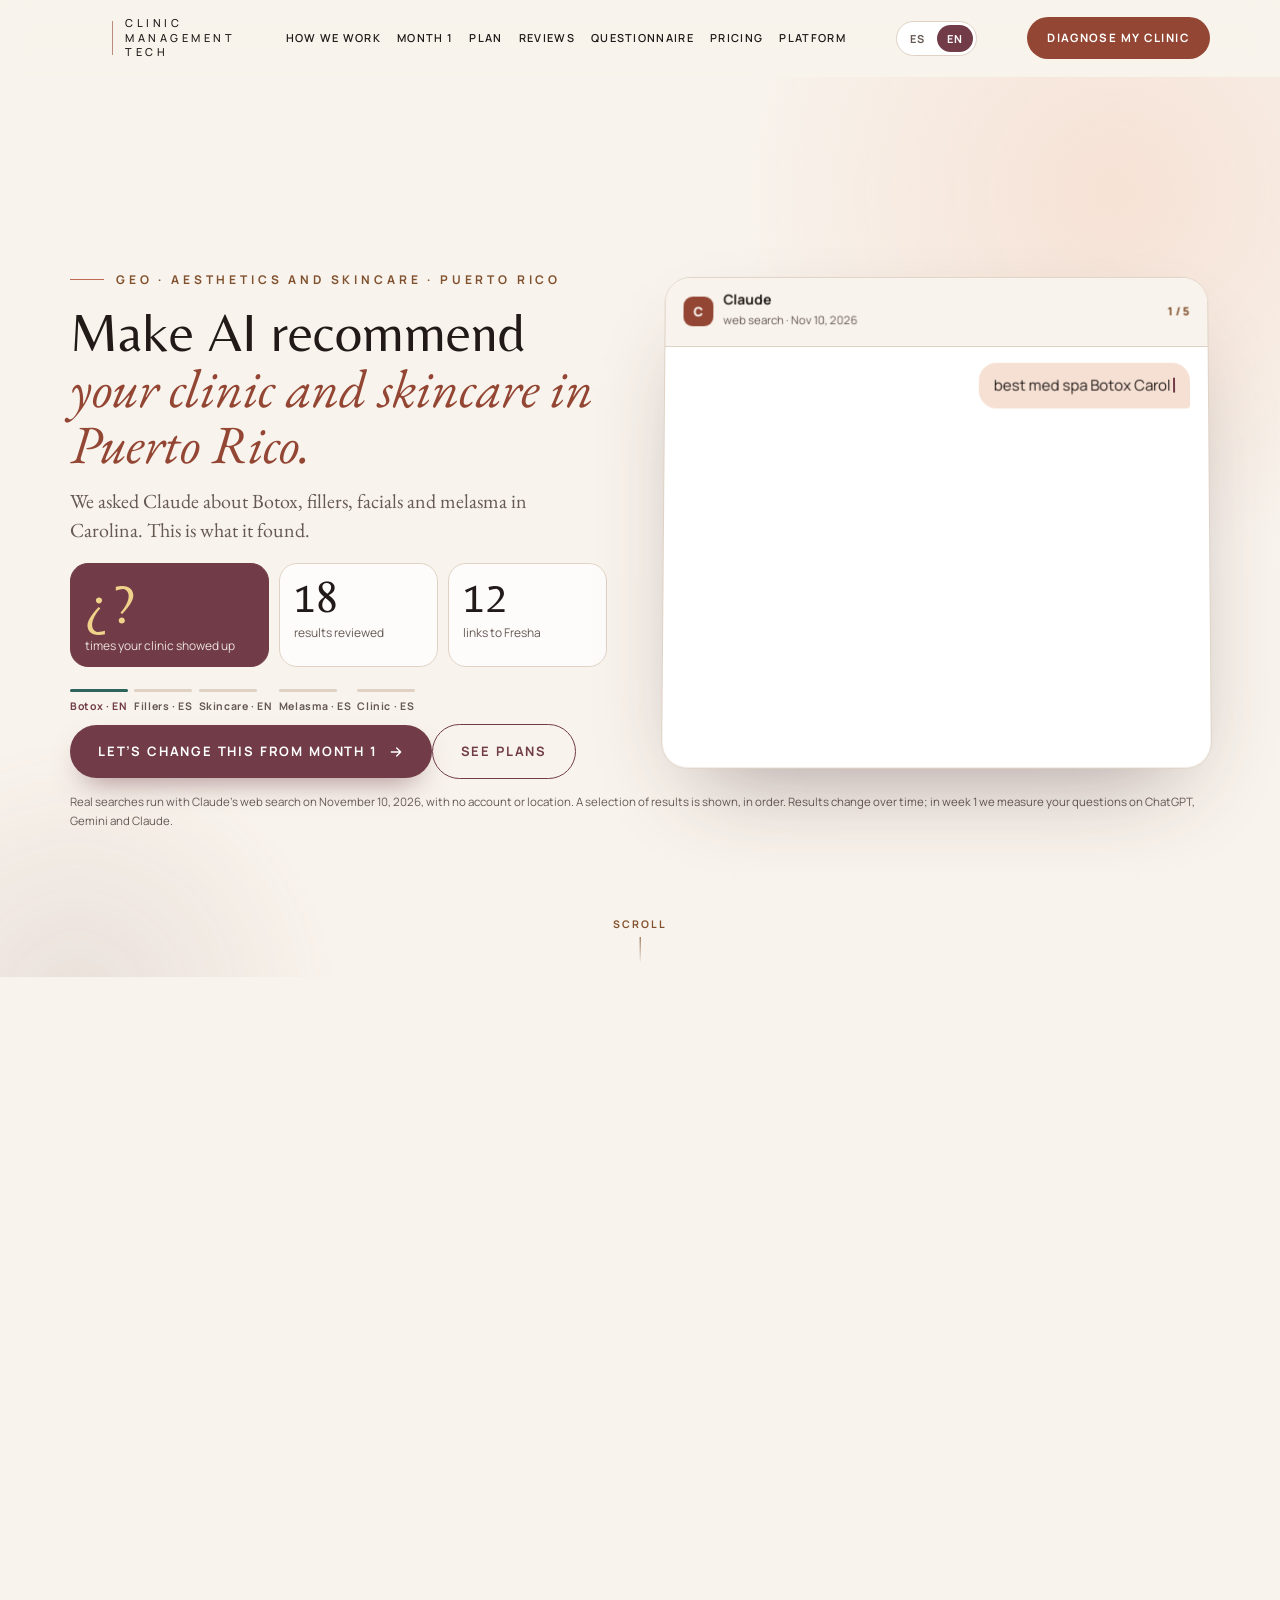
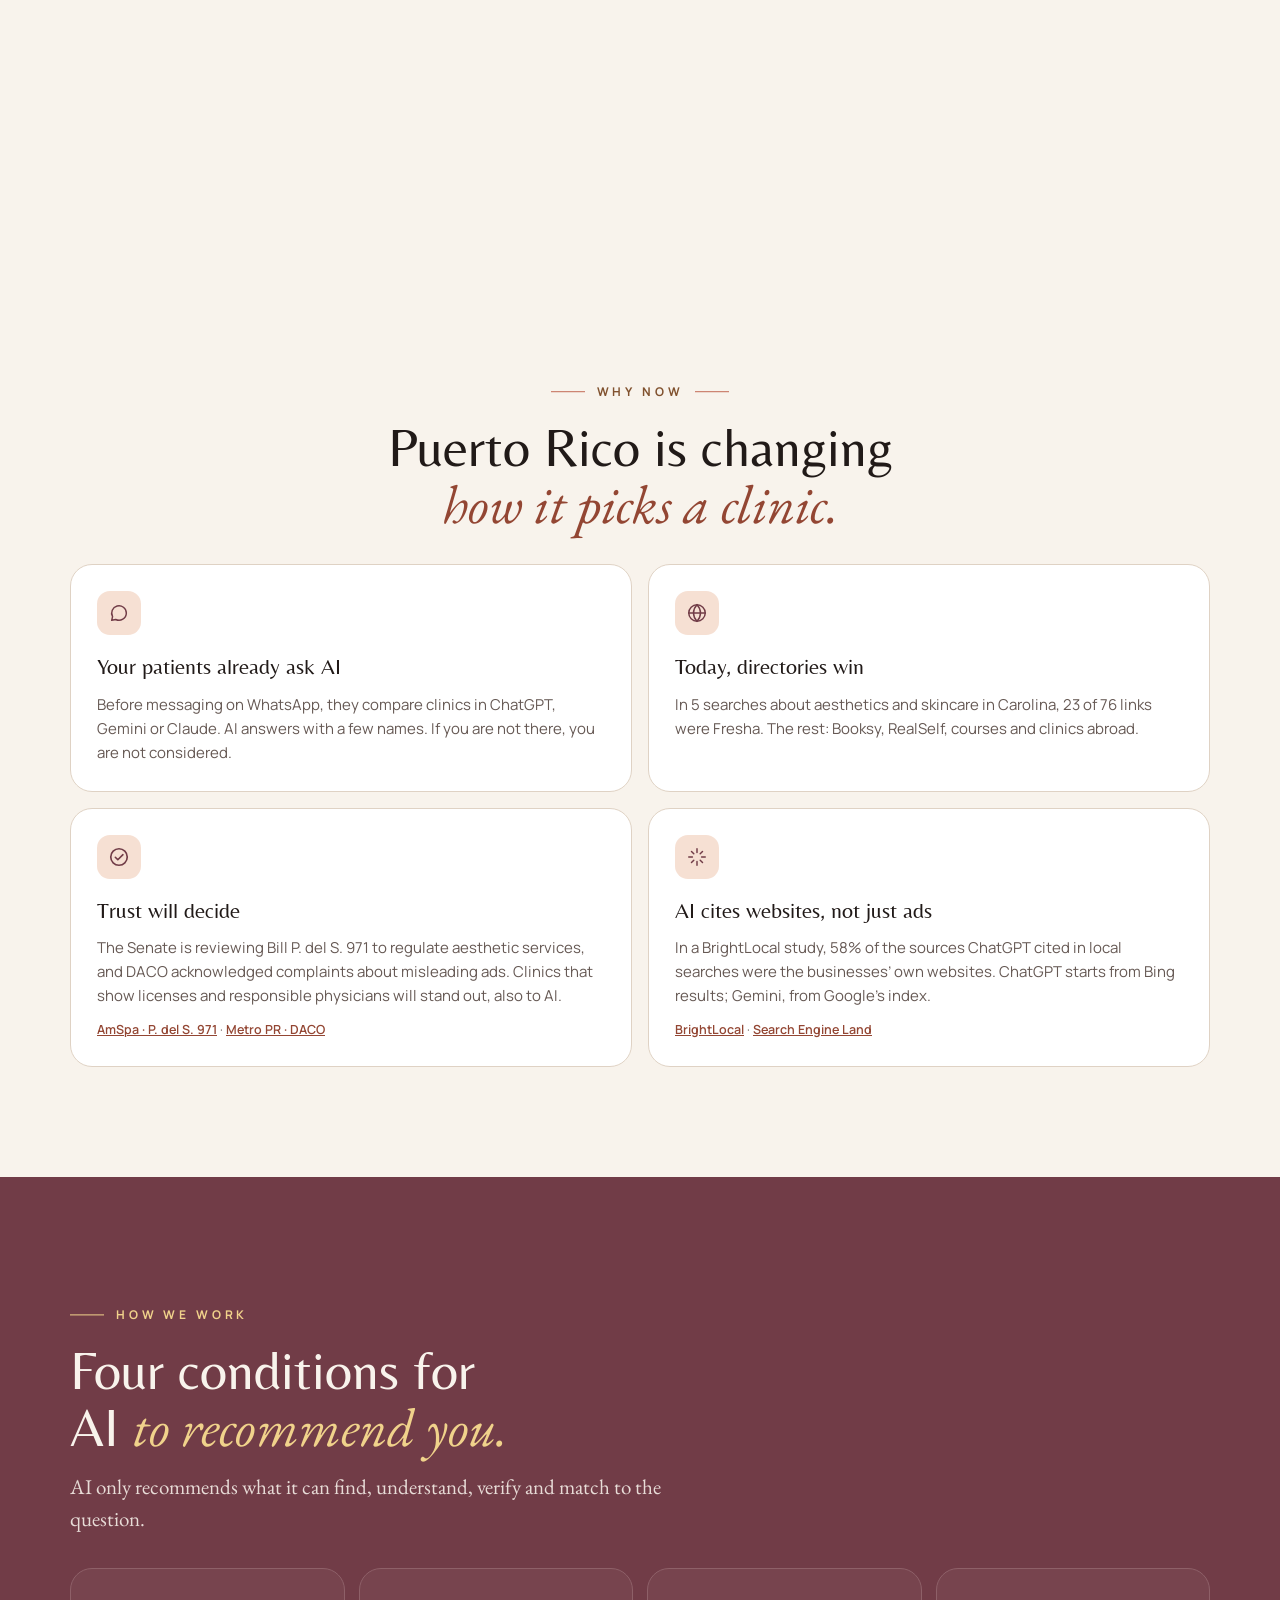
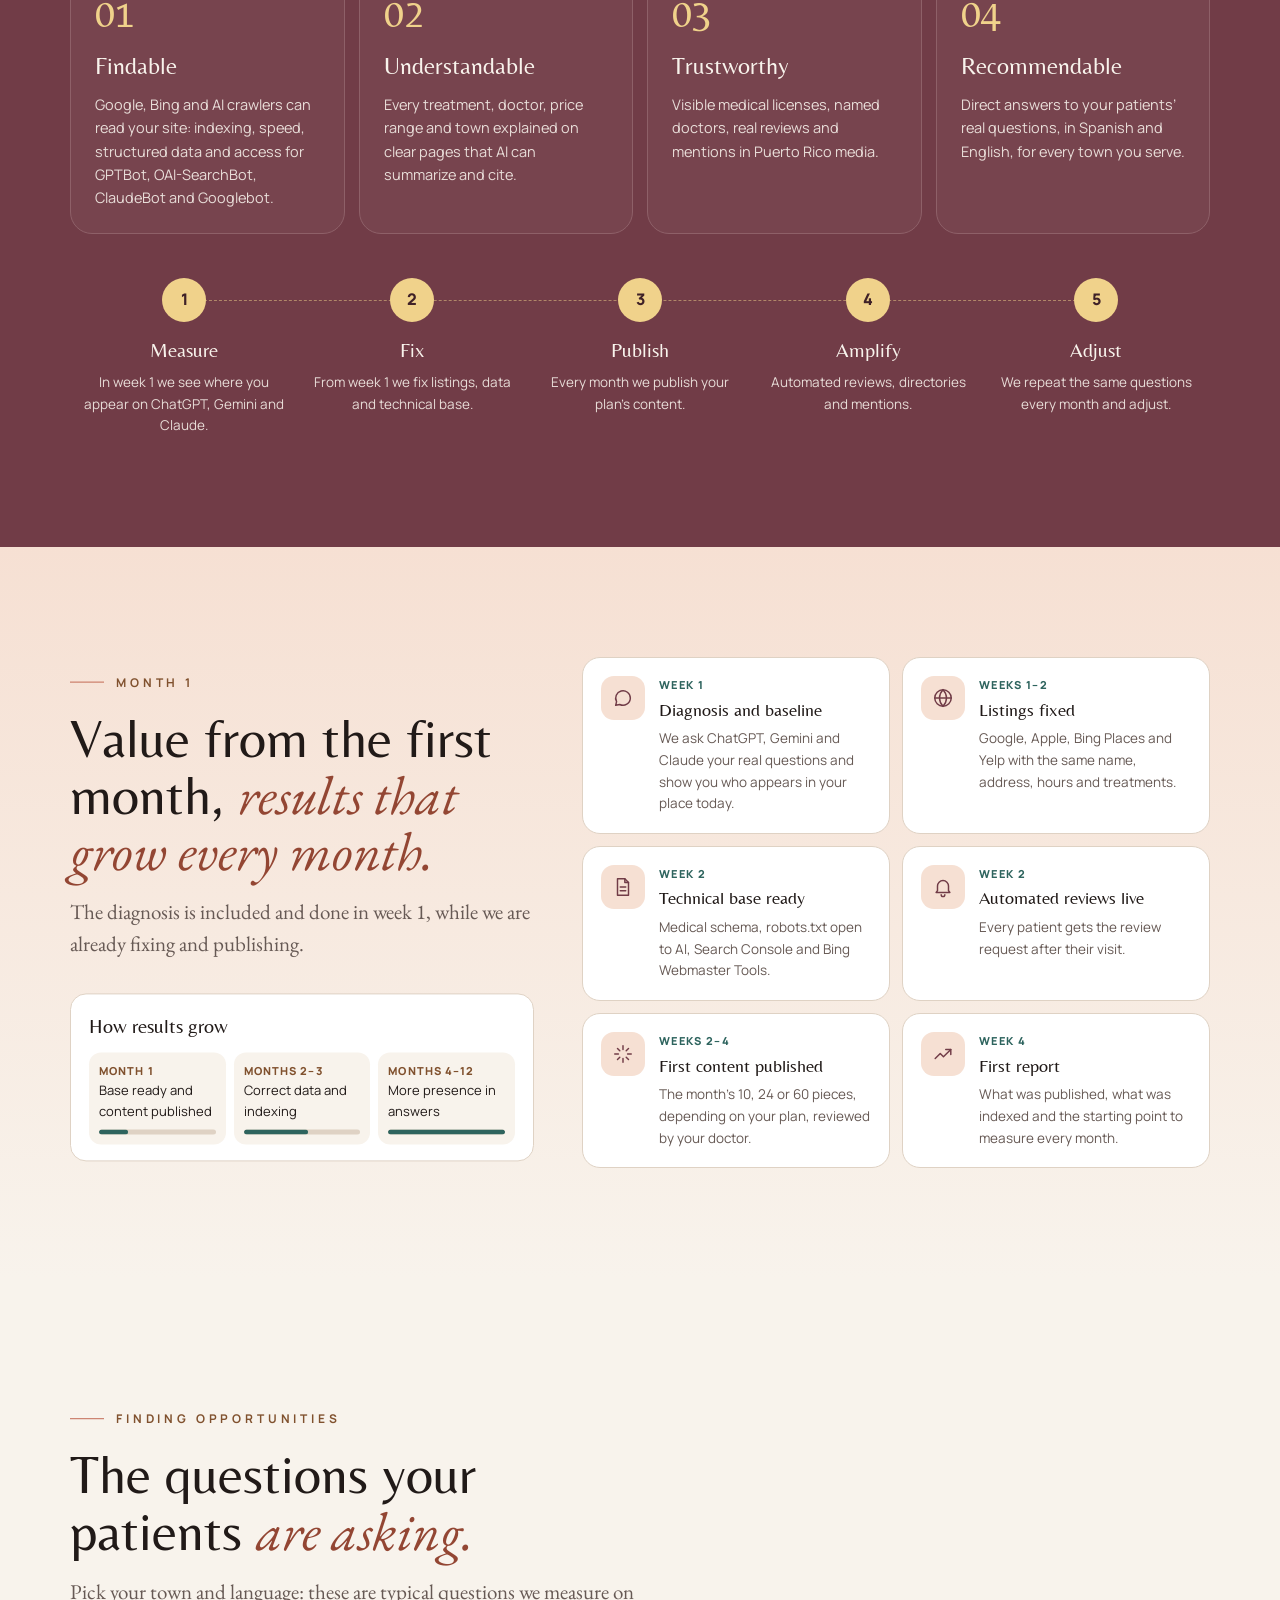
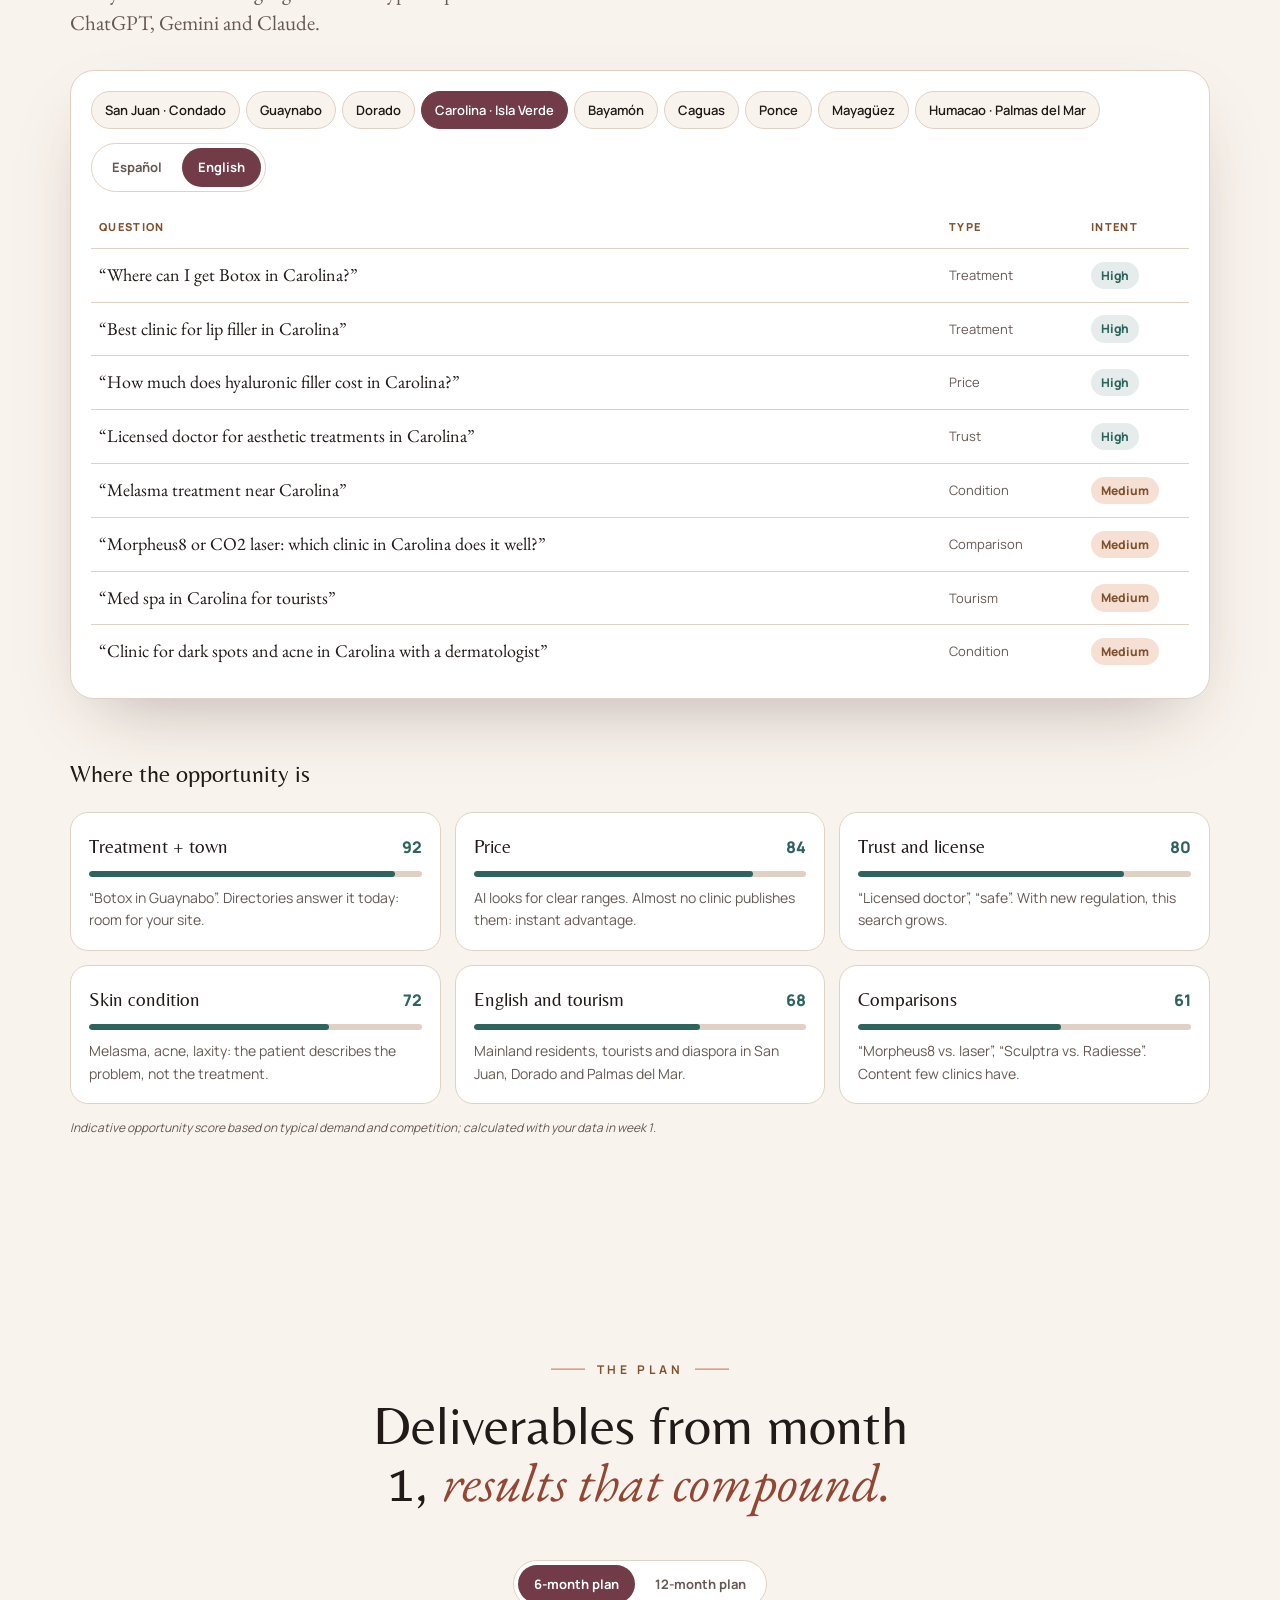
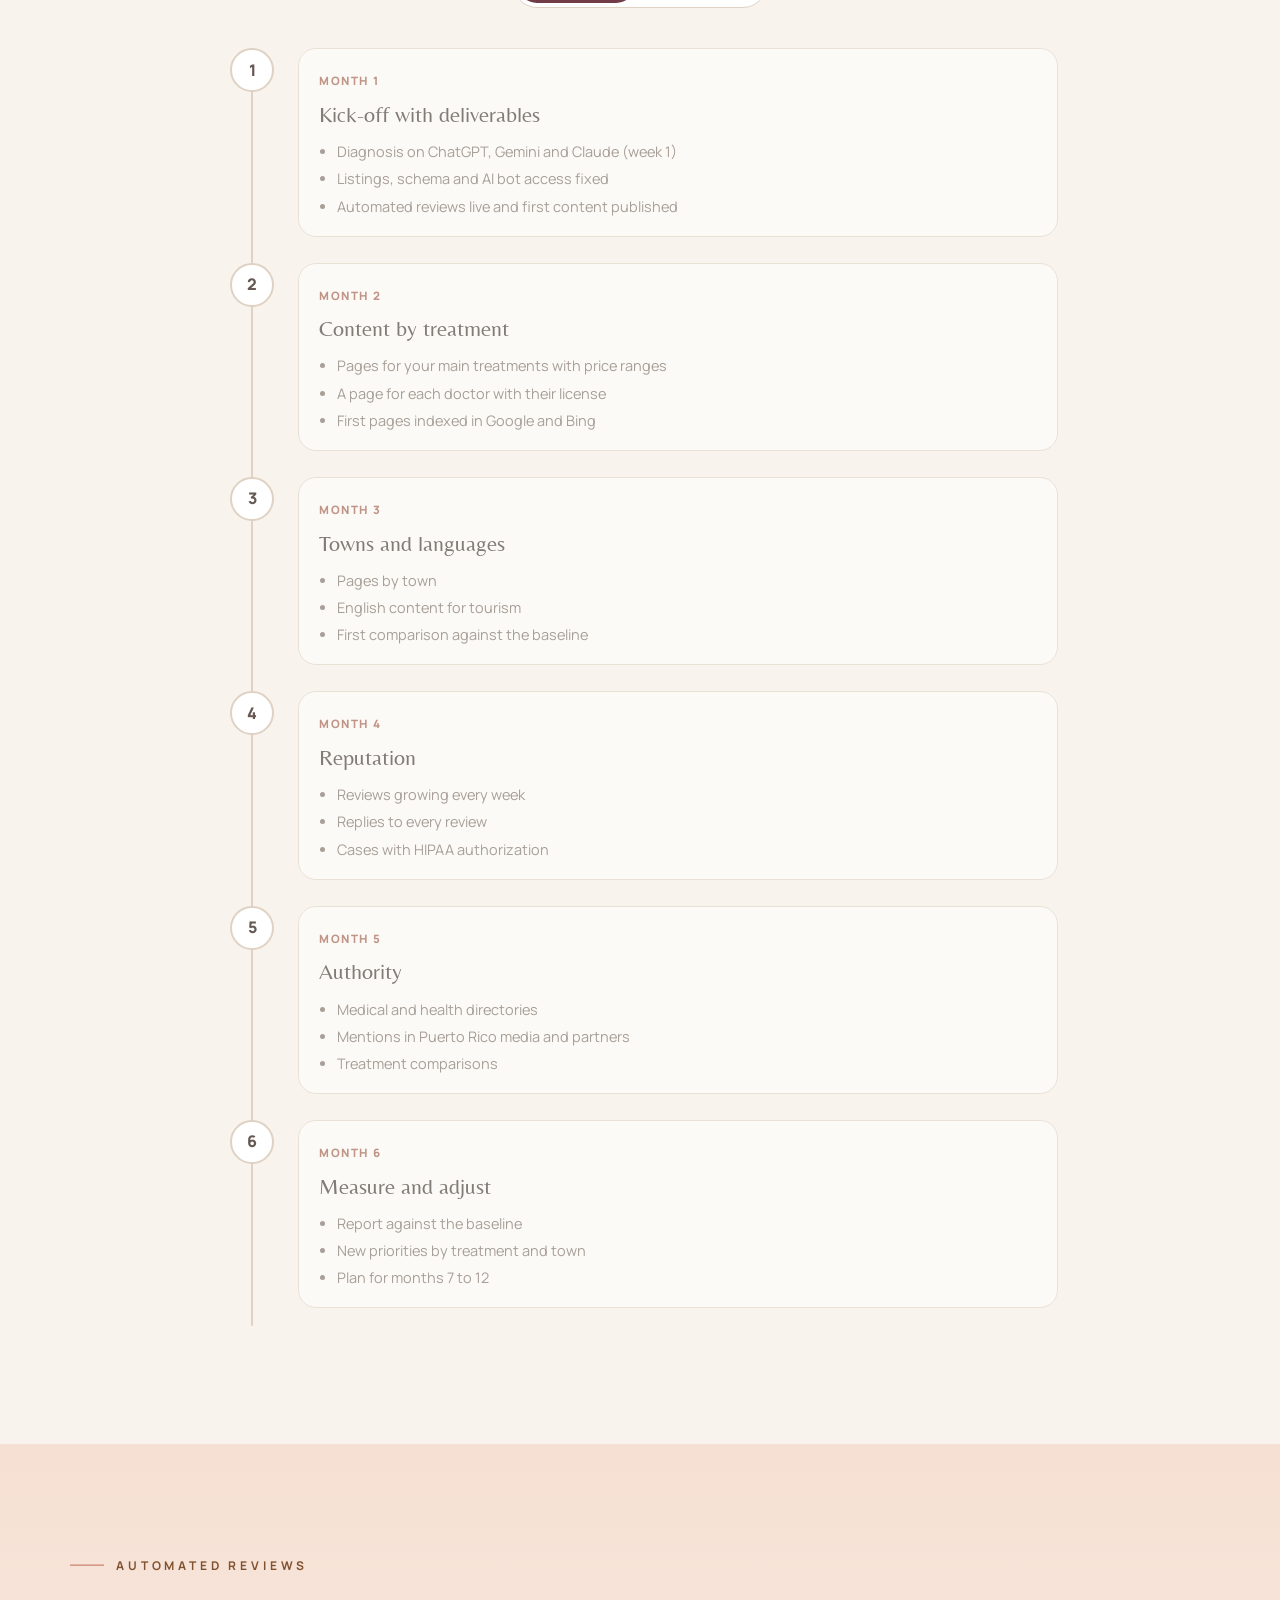
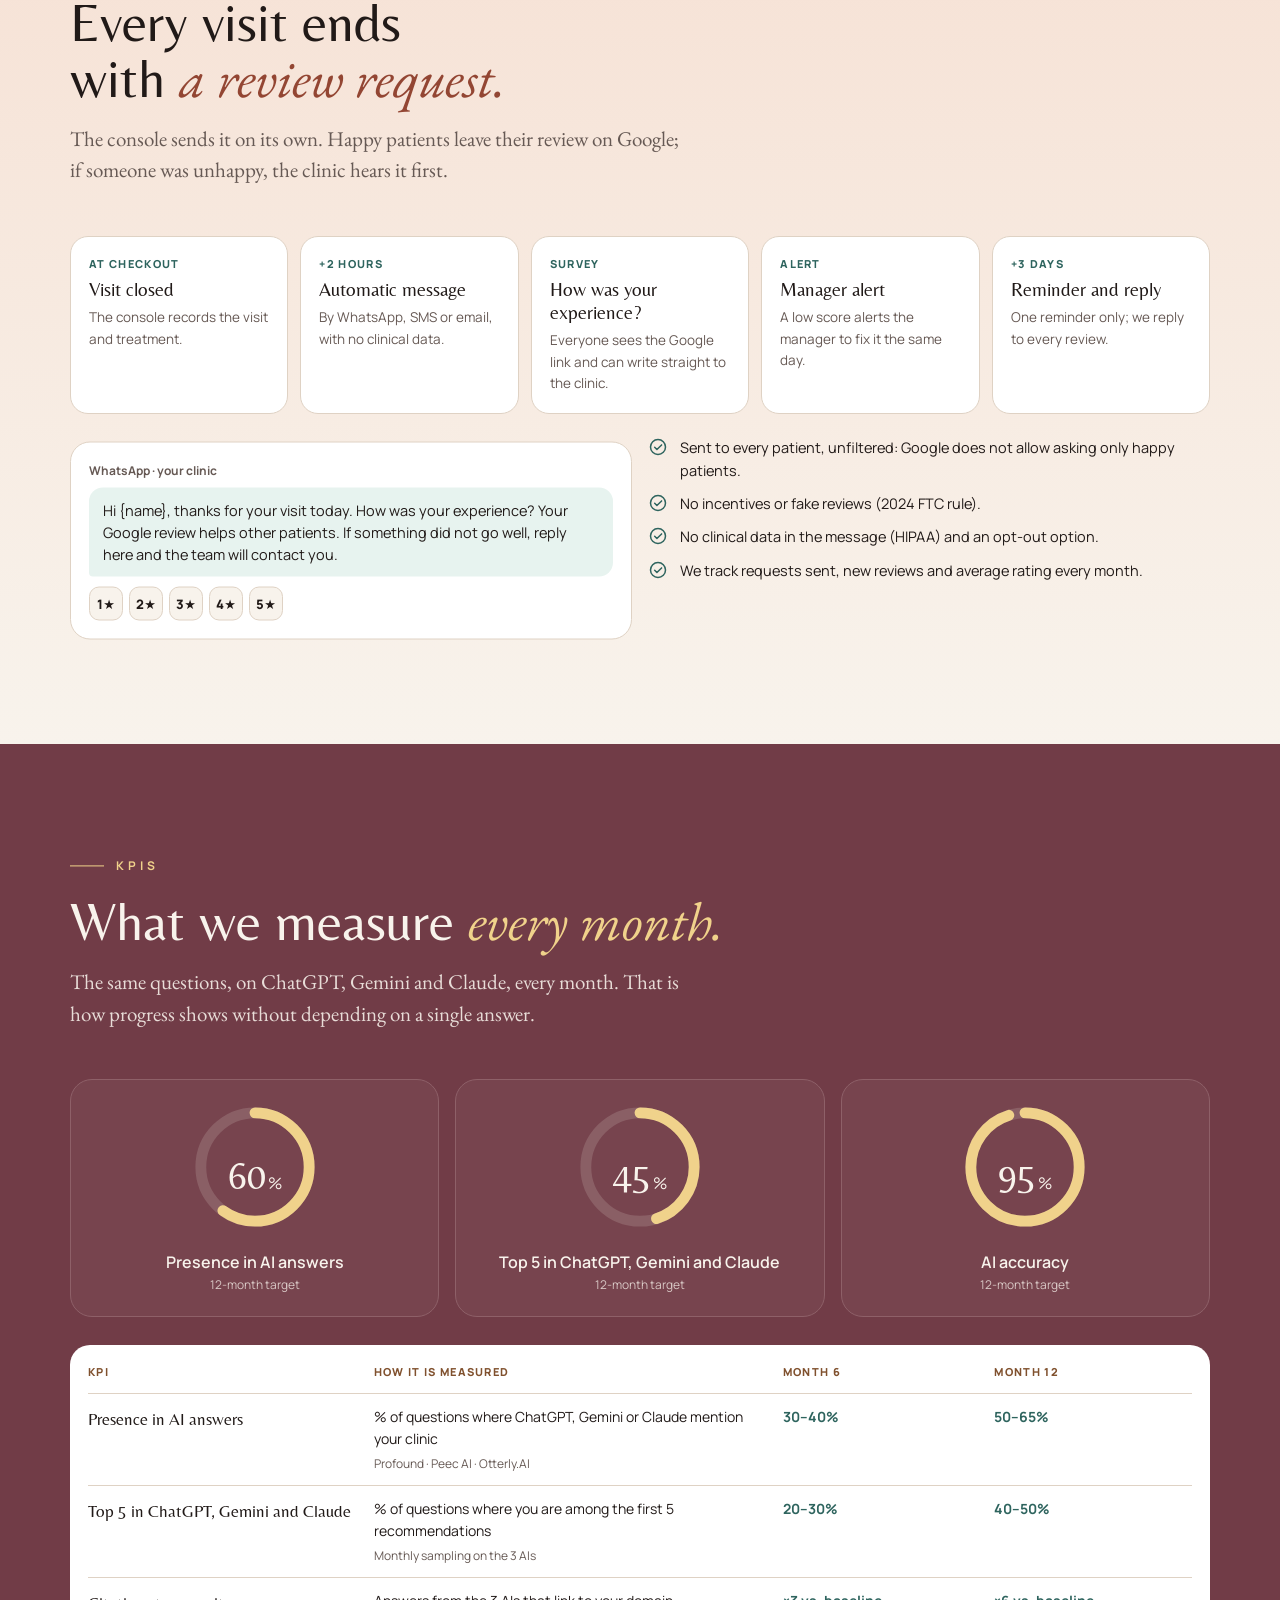
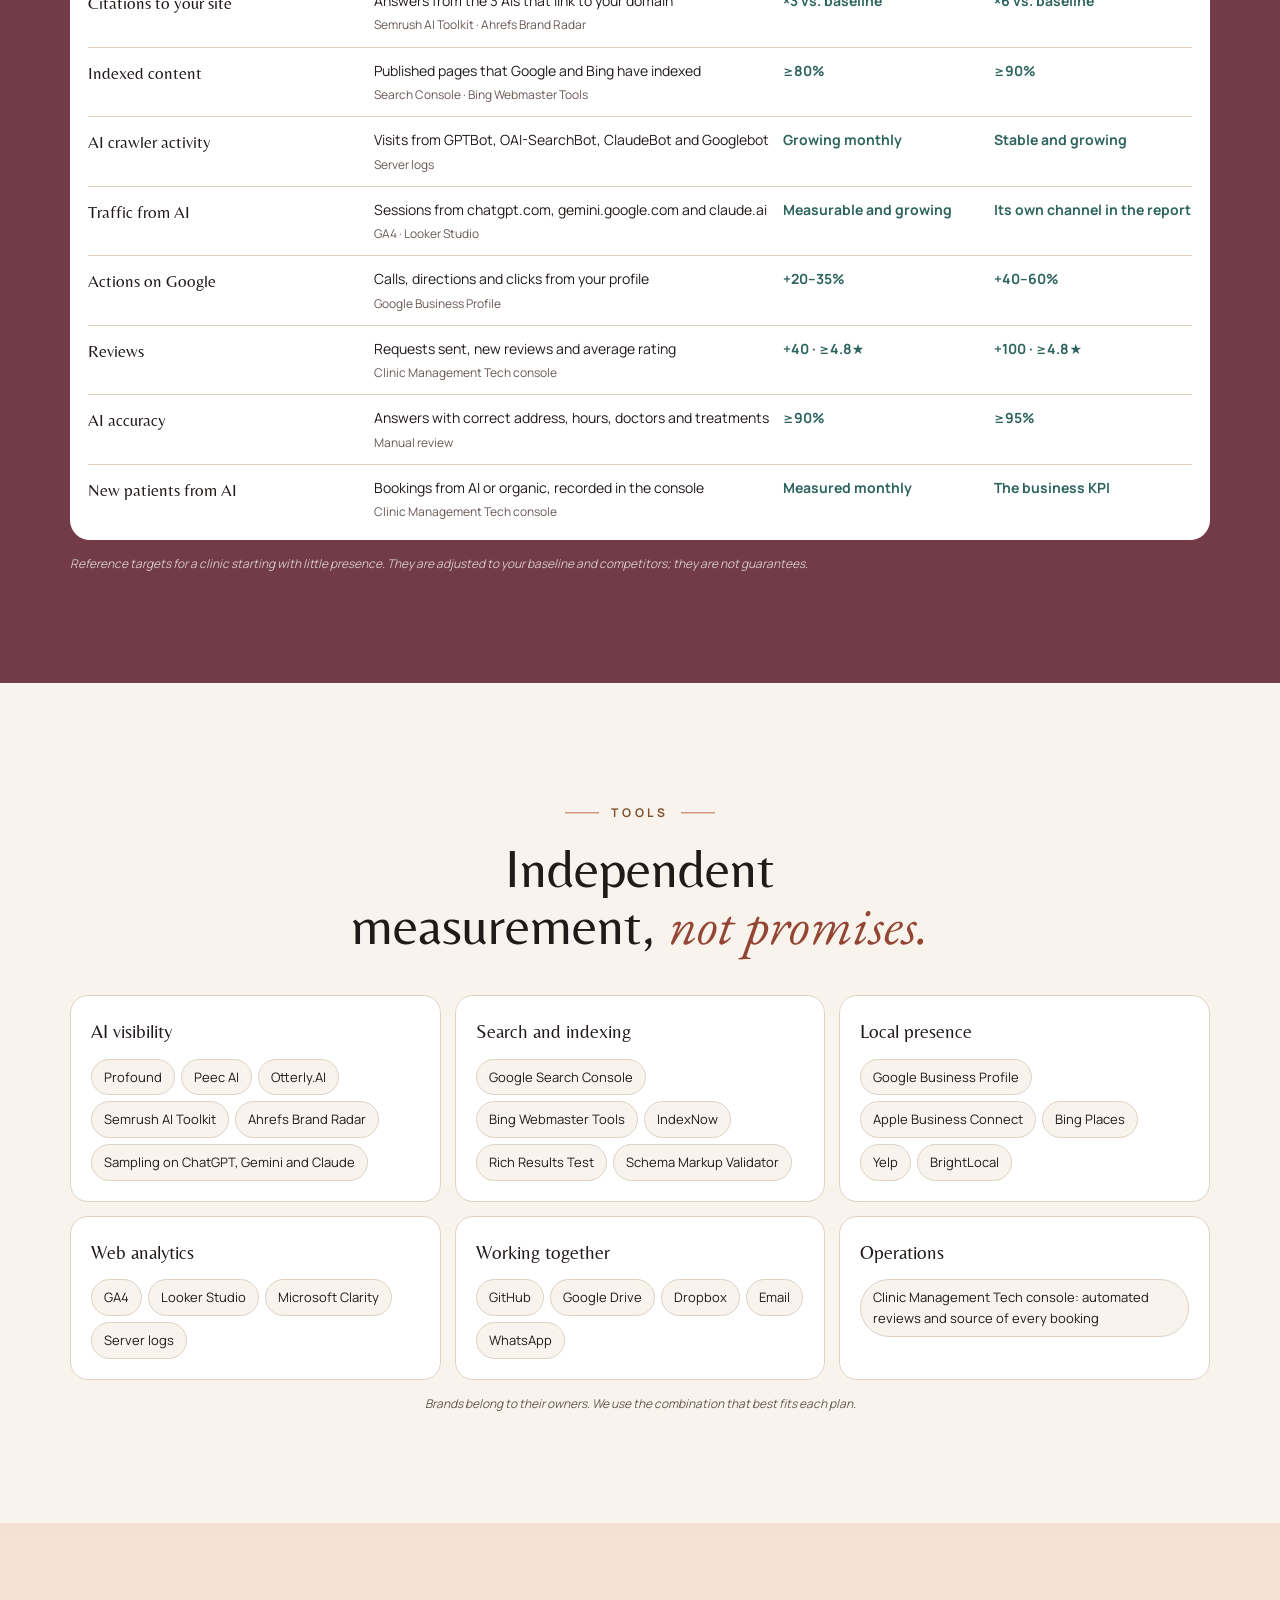
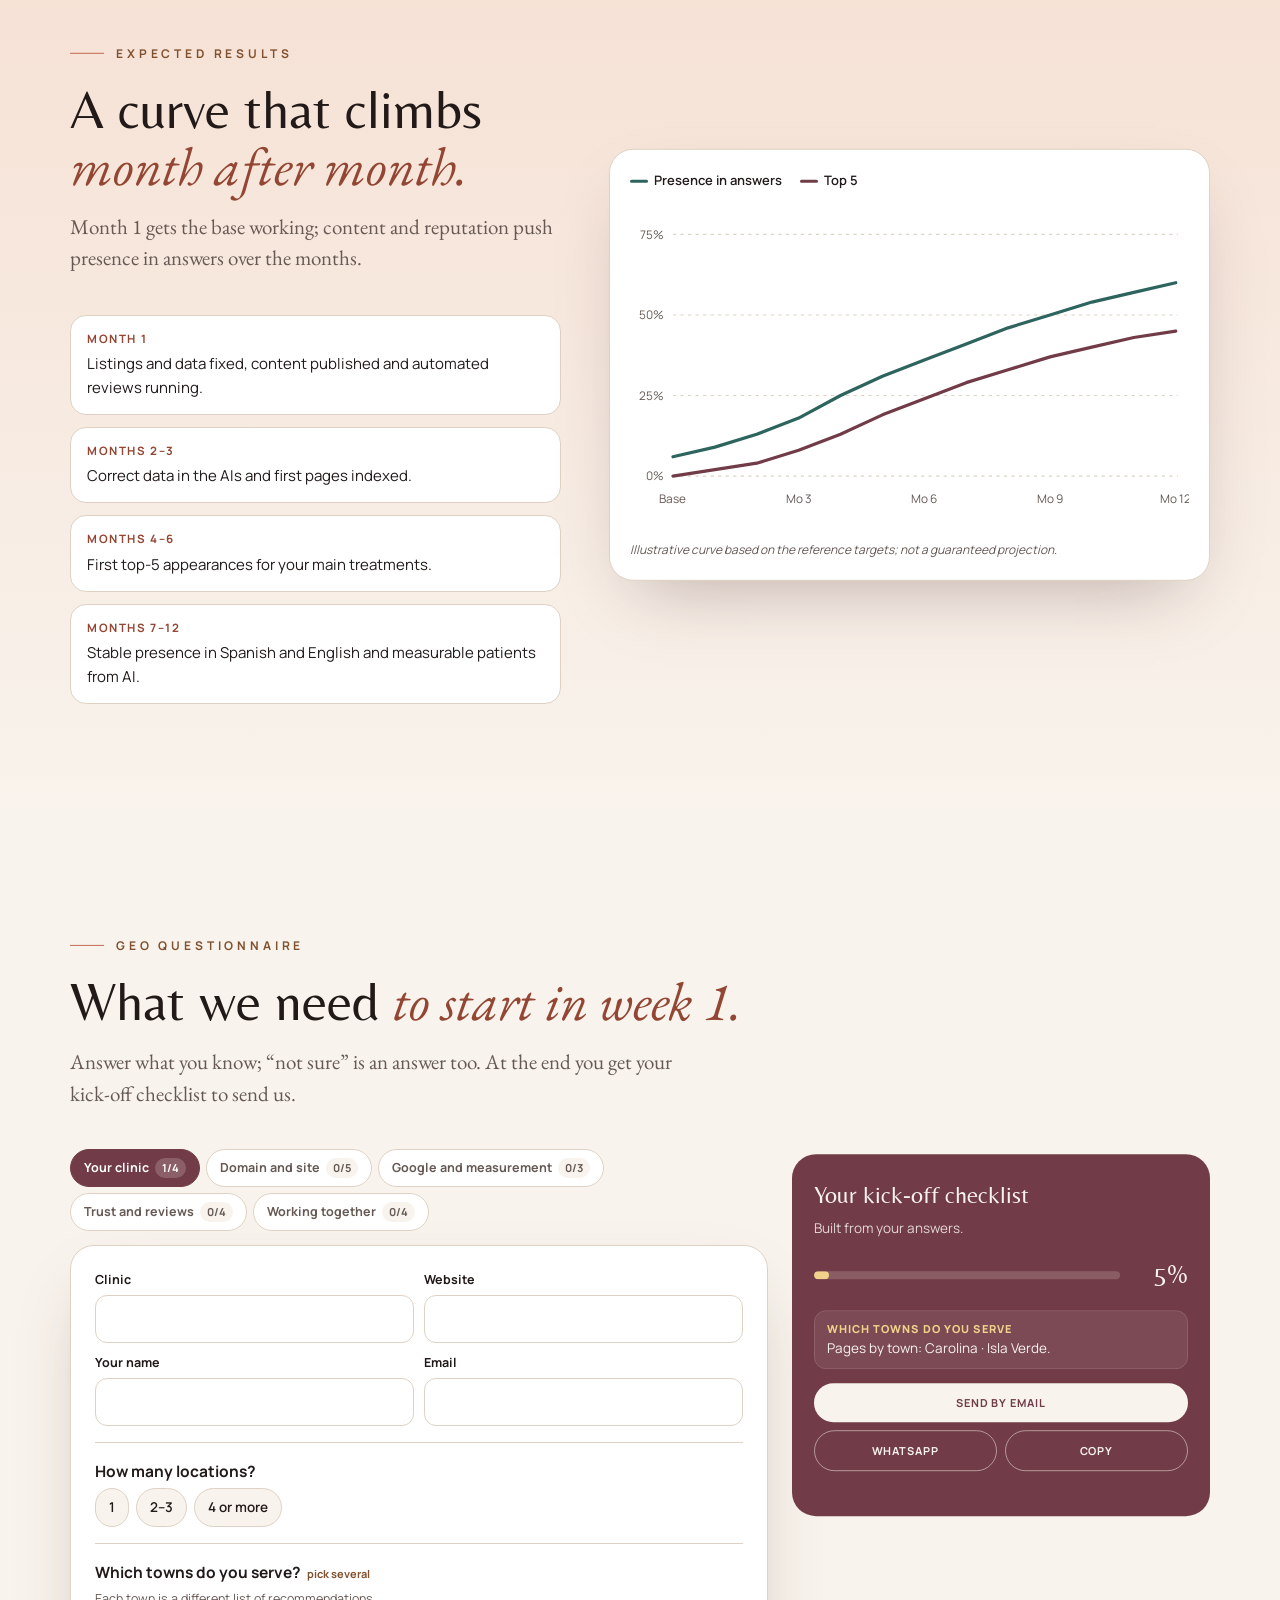
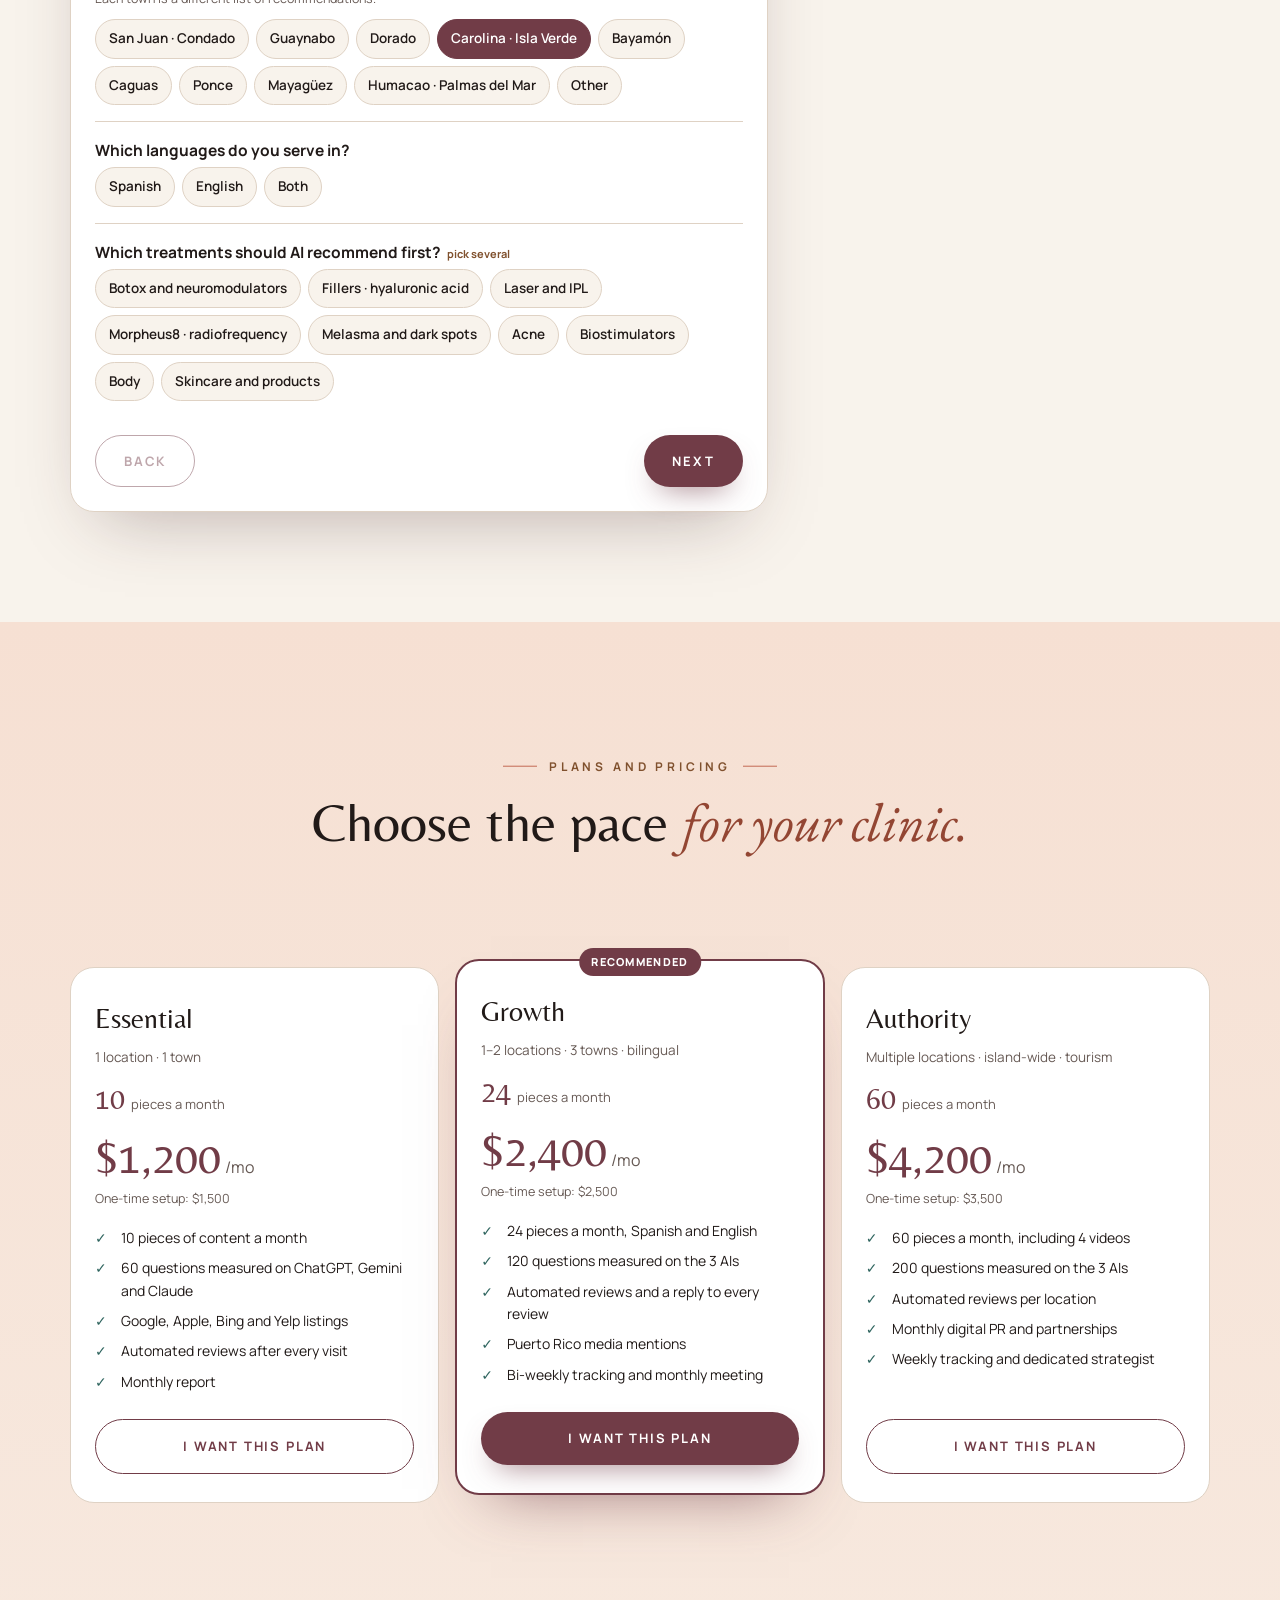
<file: GEO-PR.html>
<!doctype html>
<html lang="es">
<head>
<meta charset="utf-8">
<meta name="viewport" content="width=device-width, initial-scale=1, viewport-fit=cover">
<title>GEO para clínicas de medicina estética en Puerto Rico | Clinic Management Tech</title>
<meta name="description" content="GEO para clínicas de medicina estética en Puerto Rico: valor desde el mes 1, visibilidad medida en ChatGPT, Gemini y Claude, cuestionario de arranque, KPIs y planes.">
<meta name="theme-color" content="#F8F3EC">
<meta property="og:title" content="GEO para clínicas de medicina estética en Puerto Rico">
<meta property="og:description" content="Que ChatGPT, Gemini y Claude recomienden tu clínica en Puerto Rico. Entregas desde el mes 1 y resultados que crecen cada mes.">
<meta property="og:url" content="https://clinicmanagementech.com/geo.html">
<meta property="og:image" content="https://clinicmanagementech.com/assets/og-geo.png">

<link rel="canonical" href="https://clinicmanagementech.com/geo.html">
<link rel="icon" type="image/png" href="assets/logo.png">
<script type="application/ld+json">
{"@context":"https://schema.org","@type":"Service","name":"GEO para clínicas de medicina estética","serviceType":"Generative Engine Optimization (GEO)","areaServed":{"@type":"Place","name":"Puerto Rico"},"availableLanguage":["es","en"],"provider":{"@type":"Organization","name":"Clinic Management Tech","url":"https://clinicmanagementech.com"},"audience":{"@type":"Audience","audienceType":"Clínicas de medicina estética y med spas"}}
</script>
<link rel="preconnect" href="https://fonts.googleapis.com">
<link rel="preconnect" href="https://fonts.gstatic.com" crossorigin>
<link href="https://fonts.googleapis.com/css2?family=Belleza&family=EB+Garamond:ital,wght@0,400;0,500;1,400;1,500&family=Manrope:wght@400;500;600;700;800&display=swap" rel="stylesheet">
<script>
/* Language: ?lang=es|en > saved choice > browser language */
(function () {
  var q = (location.search.match(/[?&]lang=(es|en)/) || [])[1], saved = null;
  try { saved = localStorage.getItem('cmt-lang'); } catch (e) {}
  var nav = (navigator.languages && navigator.languages[0]) || navigator.language || 'en';
  var lang = q || saved || (/^es\b/i.test(nav) ? 'es' : 'en');
  if (q) { try { localStorage.setItem('cmt-lang', q); } catch (e) {} }
  window.CMT_LANG = lang === 'en' ? 'en' : 'es';
  document.documentElement.lang = window.CMT_LANG;
})();
</script>
<style>
:root{
  /* Clinic Management Tech palette */
  --porcelain:#F8F3EC; --white:#FFFFFF; --ink:#211A18; --warm-gray:#665954;
  --burgundy:#713C47; --wine:#3F2127; --terracotta:#934633; --terracotta-deco:#C36A55;
  --bronze:#80512E; --champagne:#F0D28B; --teal:#2E645E; --rose:#F6E0D3;
  --line-light:#DFD2C4; --line-dark:#8E6068;
  /* roles (older names kept so every rule maps to the palette) */
  --cream:var(--porcelain); --cream-2:var(--rose); --paper:var(--white);
  --gold:var(--terracotta); --gold-2:var(--champagne); --gold-3:var(--bronze); --gold-soft:rgba(147,70,51,.10);
  --ink-2:var(--warm-gray); --muted:var(--warm-gray);
  --dark:var(--burgundy); --dark-2:var(--wine); --dark-line:var(--line-dark);
  --line:var(--line-light); --ok:var(--teal);
  --grad-gold:linear-gradient(135deg,#7E4553 0%,#713C47 55%,#62323D 100%);
  --r:22px; --ease:cubic-bezier(.2,.8,.2,1);
  --shadow:0 30px 70px -30px rgba(63,33,39,.35);
  --head:"Belleza",Manrope,sans-serif; --serif:"EB Garamond",Georgia,serif; --ui:Manrope,system-ui,sans-serif;
  --mono:Manrope,system-ui,sans-serif;
}
*{box-sizing:border-box}
html{scroll-behavior:smooth;-webkit-text-size-adjust:100%;overflow-x:clip}
body{margin:0;background:var(--cream);color:var(--ink);font-family:var(--ui);font-size:16px;line-height:1.6;-webkit-font-smoothing:antialiased;overflow-x:clip}
img{max-width:100%;display:block}
a{color:inherit}
[hidden]{display:none!important}
.wrap{max-width:1180px;margin:0 auto;padding:0 20px}
h1,h2,h3,h4{font-family:var(--ui);margin:0;letter-spacing:-.01em}
.sr-only{position:absolute;width:1px;height:1px;overflow:hidden;clip:rect(0 0 0 0);white-space:nowrap}
/* brand + buttons */
.brand{display:flex;align-items:center;gap:12px;text-decoration:none}
.brand .logo{width:30px;height:42px}
.sep{width:1px;height:34px;background:var(--gold);opacity:.6}
.wordmark{font-family:var(--ui);font-weight:500;font-size:11px;letter-spacing:.32em;line-height:1.35;text-transform:uppercase}
.btn{appearance:none;border:0;cursor:pointer;display:inline-flex;align-items:center;justify-content:center;gap:10px;font-family:var(--ui);font-weight:700;font-size:13px;letter-spacing:.14em;text-transform:uppercase;text-decoration:none;padding:16px 28px;border-radius:999px;transition:transform .25s var(--ease),box-shadow .25s,background .25s;white-space:nowrap}
.btn:active{transform:scale(.98)}
.btn:disabled{opacity:.45;cursor:default}
.btn-gold{background:var(--grad-gold);color:#fff;box-shadow:0 14px 30px -12px rgba(128,81,46,.65)}
.btn-gold:hover:not(:disabled){box-shadow:0 18px 40px -12px rgba(128,81,46,.8);transform:translateY(-1px)}
.btn-line{border:1.5px solid var(--gold);color:var(--gold-3);background:transparent}
.btn-line:hover{background:var(--gold-soft)}
.btn-light{background:var(--cream);color:var(--ink)}
.btn-light:hover{background:#fff}
.btn svg{width:16px;height:16px}

/* nav */
.pagebar{position:fixed;left:0;top:0;height:2px;width:100%;transform-origin:0 50%;transform:scaleX(0);background:var(--grad-gold);z-index:60;pointer-events:none}
.nav{position:sticky;top:0;z-index:40;background:rgba(248,243,236,.88);backdrop-filter:blur(14px);-webkit-backdrop-filter:blur(14px);border-bottom:1px solid transparent;transition:border-color .3s}
.nav.scrolled{border-bottom-color:var(--line)}
.nav .wrap{display:flex;align-items:center;justify-content:space-between;height:76px;gap:16px}
.nav-links{display:flex;gap:24px;font-family:var(--ui);font-size:12px;font-weight:600;letter-spacing:.12em;text-transform:uppercase}
.nav-links a{text-decoration:none;color:var(--ink-2);position:relative;white-space:nowrap}
.nav-links a::after{content:"";position:absolute;left:0;right:100%;bottom:-6px;height:1.5px;background:var(--gold);transition:right .3s var(--ease)}
.nav-links a:hover::after{right:0}
.nav .btn{padding:12px 20px;font-size:11.5px}
.burger{display:none;background:none;border:0;width:42px;height:42px;cursor:pointer;color:var(--ink)}
@media (max-width:1140px){
  .nav-links{position:fixed;inset:76px 0 auto 0;flex-direction:column;gap:0;background:var(--cream);border-bottom:1px solid var(--line);padding:8px 20px 18px;transform:translateY(-130%);transition:transform .35s var(--ease);z-index:-1}
  .nav-links a{padding:14px 0;border-bottom:1px solid var(--line)}
  .nav-links.open{transform:none}
  .burger{display:grid;place-items:center}
  .nav .btn{display:none}
}

/* section primitives */
section{position:relative}
.pad{padding:110px 0}
@media (max-width:700px){.pad{padding:76px 0}}
.center{text-align:center}
.eyebrow{display:inline-flex;align-items:center;gap:12px;font-family:var(--ui);font-weight:600;font-size:12px;letter-spacing:.32em;text-transform:uppercase;color:var(--gold-3)}
.eyebrow::before,.eyebrow.both::after{content:"";width:34px;height:1px;background:var(--gold)}
.h-sec{font-weight:900;text-transform:uppercase;font-size:clamp(28px,4.4vw,48px);line-height:1.04;letter-spacing:-.015em;margin:18px 0 16px;text-wrap:balance}
.h-sec em,.g{font-style:normal;color:var(--gold)}
.lead{font-size:clamp(16px,1.6vw,18px);color:var(--ink-2);max-width:62ch}
.center .lead{margin-left:auto;margin-right:auto}
.fine{font-size:12px;color:var(--muted);font-style:italic;margin:14px 0 0}
.dark{background:var(--dark);color:var(--cream);overflow:hidden}
.dark .h-sec{color:var(--cream)}
.dark .lead{color:rgba(248,243,236,.84)}
.dark .eyebrow{color:var(--gold-2)}
.rv{opacity:0;transform:translateY(26px);transition:opacity .9s var(--ease),transform .9s var(--ease)}
.rv.in{opacity:1;transform:none}
.d1{transition-delay:.1s}.d2{transition-delay:.2s}.d3{transition-delay:.3s}

.faq{max-width:820px;margin:50px auto 0;display:grid;gap:12px}
.faq details{background:var(--paper);border:1px solid var(--line);border-radius:18px;overflow:hidden}
.faq summary{list-style:none;cursor:pointer;padding:20px 24px;font-family:var(--ui);font-weight:700;font-size:16px;display:flex;justify-content:space-between;gap:16px;align-items:center}
.faq summary::-webkit-details-marker{display:none}
.faq summary::after{content:"+";font-size:24px;font-weight:400;color:var(--gold);transition:transform .3s}
.faq details[open] summary::after{transform:rotate(45deg)}
.faq details p{margin:0;padding:0 24px 22px;color:var(--ink-2);font-size:15px}

/* ============ CTA / FORM ============ */
.cta{padding:20px 0 110px}
.cta-box{background:var(--dark);border-radius:34px;padding:60px;display:grid;grid-template-columns:.9fr 1.1fr;gap:50px;align-items:center;color:var(--cream)}
.cta-box .h-sec{color:var(--cream)}
.df-f input:focus,.df-f select:focus{border-color:var(--gold);box-shadow:0 0 0 4px var(--gold-soft)}
footer{border-top:1px solid var(--line);padding:44px 0 50px;font-size:13px;color:var(--muted)}
footer .wrap{display:flex;justify-content:space-between;align-items:center;gap:20px;flex-wrap:wrap}
footer nav{display:flex;gap:22px;flex-wrap:wrap}
footer a{text-decoration:none}
footer a:hover{color:var(--gold-3)}
footer .wordmark{font-size:10px;color:var(--ink)}
.lang{display:flex;gap:2px;padding:3px;border:1px solid var(--line);border-radius:999px;background:var(--paper);margin-left:auto}
.lang button{appearance:none;border:0;background:none;font-family:var(--ui);font-size:11px;font-weight:700;letter-spacing:.08em;padding:6px 10px;border-radius:999px;color:var(--muted);cursor:pointer}
.lang button.on{background:var(--ink);color:var(--cream)}
@media (min-width:1141px){.lang{margin-left:0}}
/* palette + type: Belleza titles · EB Garamond editorial · Manrope UI */
h1,h2,h3,h4,.h-sec{font-family:var(--head);font-weight:400;font-synthesis:none;letter-spacing:0}
.h-sec{text-transform:none;line-height:1.05;font-size:clamp(30px,4.6vw,54px)}
.h-sec em{font-family:var(--serif);font-style:italic;font-weight:400;color:var(--terracotta)}
.lead,.faq details p{font-family:var(--serif);font-size:clamp(18px,1.7vw,21px);line-height:1.5}
.eyebrow{color:var(--bronze);font-weight:700}
.eyebrow::before,.eyebrow.both::after{background:var(--terracotta-deco)}
.btn-gold{background:var(--burgundy);box-shadow:0 14px 30px -14px rgba(113,60,71,.7)}
.btn-gold:hover:not(:disabled){background:#62323D;box-shadow:0 18px 40px -14px rgba(113,60,71,.8)}
.btn-line{border-color:var(--burgundy);color:var(--burgundy)}
.btn-line:hover{background:rgba(113,60,71,.06)}
.btn-light{background:var(--porcelain);color:var(--burgundy)}
.pagebar{background:var(--teal)}
.lang button.on{background:var(--burgundy);color:#fff}
.nav{background:rgba(248,243,236,.9)}
.nav-links a{color:var(--ink)}
.nav-links a::after{background:var(--terracotta)}
.dark,.cta-box{background:var(--burgundy);color:var(--porcelain)}
.dark .h-sec em,.cta-box .h-sec em{color:var(--champagne)}
.dark .eyebrow,.cta-box .eyebrow{color:var(--champagne)}
.dark .eyebrow::before,.cta-box .eyebrow::before{background:var(--champagne)}
.dark .lead,.cta-box .lead{color:rgba(248,243,236,.88)}
.cta-box .btn-gold{background:var(--porcelain);color:var(--burgundy)}
footer{background:var(--wine);color:rgba(248,243,236,.82);border-top:0}
footer .wordmark{color:var(--porcelain)}
footer a:hover{color:var(--champagne)}
footer .sep{background:var(--champagne)}
/* "Diagnosticar mi clínica": solid, calm, no animation */
.btn-diag{flex:none;background:var(--terracotta);color:#fff;padding:13px 22px;font-size:11.5px;letter-spacing:.12em;box-shadow:none}
.btn-diag:hover{background:#7E3B2B}
@media (max-width:1140px){.nav .btn-diag{display:inline-flex}}
.lang-m{display:none}
@media (min-width:1141px) and (max-width:1340px){.nav-links{gap:16px;font-size:11px}.nav .wrap{gap:12px}}
@media (max-width:640px){
  .nav .btn-diag{padding:10px 13px;font-size:10px;letter-spacing:.08em;margin-left:auto}
  .nav .wordmark,.nav .brand .sep{display:none}
  .nav .wrap > .lang{display:none}
  .lang-m{display:flex;align-self:flex-start;margin:14px 0 4px}
}
@media (prefers-reduced-motion:reduce){.rv{opacity:1;transform:none;transition:none}html{scroll-behavior:auto}}
/* GEO page */
.geo-page main{overflow-x:clip}
.g-head{max-width:760px;margin-bottom:44px}
.g-head.center{margin-left:auto;margin-right:auto;text-align:center}
.g-head .lead{margin-top:6px}
.g-rose{background:linear-gradient(180deg,var(--rose),var(--porcelain))}
.g-dark{background:var(--burgundy)}
.g-dark .g-head .lead,.g-dark p{color:rgba(248,243,236,.88)}
.sub-h{font-family:var(--head);font-weight:400;font-size:24px;margin:56px 0 18px}
.seg{display:inline-flex;gap:4px;padding:4px;border-radius:999px;background:#fff;border:1px solid var(--line-light)}
.seg button{appearance:none;border:0;background:none;font:inherit;font-family:var(--ui);font-weight:700;font-size:13px;padding:9px 16px;border-radius:999px;color:var(--warm-gray);cursor:pointer}
.seg button.on{background:var(--burgundy);color:#fff}
.center-seg{display:flex;width:max-content;max-width:100%;margin:0 auto 40px;flex-wrap:wrap;justify-content:center}

/* hero: sticky, scroll-driven */
.hx{position:relative;height:calc(var(--n,6) * 55vh + 100vh);--p:0}
.hx-stage{position:sticky;top:0;height:100vh;height:100svh;display:flex;flex-direction:column;justify-content:center;padding:84px 0 46px;overflow:hidden}
.hx-bg{position:absolute;inset:0;z-index:-1;pointer-events:none}
.hx-bg i{position:absolute;border-radius:50%;filter:blur(10px)}
.hx-bg i:first-child{width:62vmax;height:62vmax;right:-18vmax;top:-22vmax;background:radial-gradient(circle,rgba(246,224,211,.95),transparent 65%);transform:translate3d(calc(var(--p) * -12vmax),calc(var(--p) * 10vmax),0)}
.hx-bg i:last-child{width:44vmax;height:44vmax;left:-16vmax;bottom:-24vmax;background:radial-gradient(circle,rgba(113,60,71,.10),transparent 65%);transform:translate3d(calc(var(--p) * 10vmax),calc(var(--p) * -8vmax),0)}
.hx-grid{display:grid;grid-template-columns:1fr 1.02fr;gap:56px;align-items:center;width:100%}
.hx-copy h1{font-family:var(--head);font-weight:400;font-size:clamp(34px,4.2vw,56px);line-height:1.04;margin:16px 0 14px;letter-spacing:0}
.hx-lead{font-family:var(--serif);font-size:clamp(17px,1.6vw,20px);line-height:1.45;color:var(--warm-gray);margin:0 0 18px;max-width:46ch}
.hx-copy h1 em{display:block;font-family:var(--serif);font-style:italic;color:var(--terracotta)}
.hx-nums{display:grid;grid-template-columns:1.25fr 1fr 1fr;gap:10px;margin-bottom:18px}
.hx-nums div{border:1px solid var(--line-light);background:rgba(255,255,255,.72);backdrop-filter:blur(6px);border-radius:18px;padding:12px 14px}
.hx-nums b{display:block;font-family:var(--head);font-weight:400;font-size:clamp(30px,3.4vw,44px);line-height:1;color:var(--ink);font-variant-numeric:tabular-nums}
.hx-nums span{display:block;font-size:12px;line-height:1.3;color:var(--warm-gray);margin-top:6px}
.hx-nums .hx-zero{background:var(--burgundy);border-color:var(--burgundy)}
.hx-nums .hx-zero b{color:var(--champagne);font-size:clamp(38px,4.4vw,58px)}
.hx-nums .hx-zero span{color:rgba(248,243,236,.9)}
.hx-rail{list-style:none;display:flex;gap:6px;padding:0;margin:0 0 6px;flex-wrap:wrap}
.hx-rail button{appearance:none;border:0;background:none;cursor:pointer;padding:4px 0;display:grid;gap:6px;font:inherit;text-align:left;color:var(--warm-gray)}
.hx-rail i{display:block;width:58px;height:3px;border-radius:3px;background:var(--line-light);position:relative;overflow:hidden}
.hx-rail i::after{content:"";position:absolute;inset:0;background:var(--teal);transform:scaleX(0);transform-origin:0 50%;transition:transform .5s var(--ease)}
.hx-rail .done i::after,.hx-rail .on i::after{transform:none}
.hx-rail span{font-size:10.5px;font-weight:700;letter-spacing:.06em;white-space:nowrap}
.hx-rail .on span{color:var(--burgundy)}
.hx-chat{background:#fff;border:1px solid var(--line-light);border-radius:26px;box-shadow:0 40px 90px -40px rgba(63,33,39,.45);overflow:hidden;transform:perspective(1200px) rotateX(calc((.5 - var(--p)) * 4deg)) translateY(calc(var(--p) * -14px));transition:box-shadow .5s}
.hx-chat.mine{box-shadow:0 40px 90px -36px rgba(113,60,71,.7),0 0 0 2px var(--burgundy)}
.hx-top{display:flex;align-items:center;gap:10px;padding:14px 18px;border-bottom:1px solid var(--line-light);background:var(--porcelain)}
.hx-av{width:30px;height:30px;border-radius:9px;display:grid;place-items:center;background:var(--terracotta);color:#fff;font-weight:800;font-size:13px}
.hx-top b{display:block;font-size:14px;line-height:1.1}
.hx-top small{font-size:11.5px;color:var(--warm-gray)}
.hx-step{margin-left:auto;font-size:11.5px;font-weight:800;color:var(--bronze);font-variant-numeric:tabular-nums}
.hx-body{padding:16px 18px 18px;min-height:420px;display:flex;flex-direction:column}
.hx-q{align-self:flex-end;max-width:90%;background:var(--rose);color:var(--ink);padding:11px 15px;border-radius:18px 18px 4px 18px;font-size:15px;min-height:44px}
.hx-caret{display:inline-block;width:2px;height:1em;background:var(--burgundy);margin-left:2px;vertical-align:-2px;animation:hx-blink 1s steps(2) infinite}
@keyframes hx-blink{50%{opacity:0}}
.hx-meta{display:flex;align-items:center;gap:8px;font-size:12.5px;color:var(--warm-gray);margin:14px 0 8px;min-height:18px}
.hx-meta svg{width:15px;height:15px;color:var(--teal)}
.hx-list{list-style:none;padding:0;margin:0;display:grid;gap:7px}
.hx-list li{display:grid;grid-template-columns:1fr auto;gap:1px 10px;align-items:center;padding:9px 12px;border-radius:13px;border:1px solid var(--line-light);animation:hx-row .5s var(--ease) both;animation-delay:calc(var(--k) * 70ms)}
@keyframes hx-row{from{opacity:0;transform:translateY(10px);filter:blur(4px)}}
.hx-list .d{font-size:11.5px;font-weight:700;color:var(--teal)}
.hx-list .tt{grid-column:1;font-size:13.5px;line-height:1.3}
.hx-list .ty{grid-row:1/3;grid-column:2;font-size:10.5px;font-weight:800;padding:4px 9px;border-radius:999px;background:var(--rose);color:var(--bronze);white-space:nowrap}
.hx-list .ty.abroad,.hx-list .ty.article,.hx-list .ty.school{background:#F1E9E1;color:var(--warm-gray)}
.hx-list .ty.other{background:var(--burgundy);color:#fff}
.hx-foot{margin-top:auto;padding-top:12px;display:flex;flex-wrap:wrap;gap:8px;align-items:center;font-size:13.5px;min-height:46px}
.hx-foot .pill{display:inline-flex;align-items:center;gap:6px;font-size:12.5px;font-weight:800;padding:7px 12px;border-radius:999px;animation:hx-row .5s var(--ease) both;animation-delay:.4s}
.hx-foot .fr{background:#F1E9E1;color:var(--ink)}
.hx-foot .you{background:var(--burgundy);color:#fff}
.hx-foot svg{width:16px;height:16px;flex:none}
.hx-foot > svg{width:22px;height:22px;color:var(--burgundy)}
.hx-foot > span{flex:1;min-width:0;animation:hx-row .5s var(--ease) both;animation-delay:.4s}
.hx-foot b{color:var(--burgundy)}
.mine .hx-foot{border-top:1px dashed var(--burgundy)}
.hx-note .sm{display:none}
@media (max-width:640px){.hx-note .sm{display:inline}}
.hx-note{max-width:1180px;margin:14px auto 0;padding:0 20px;font-size:11.5px;color:var(--warm-gray);width:100%}
.hx-hint{position:absolute;left:50%;bottom:14px;transform:translateX(-50%);display:grid;justify-items:center;gap:4px;font-size:10.5px;font-weight:700;letter-spacing:.2em;text-transform:uppercase;color:var(--bronze);opacity:calc(1 - var(--p) * 6)}
.hx-hint i{width:1px;height:26px;background:linear-gradient(var(--bronze),transparent);animation:hx-drop 1.8s var(--ease) infinite}
@keyframes hx-drop{0%{transform:scaleY(0);transform-origin:top}50%{transform:scaleY(1);transform-origin:top}51%{transform-origin:bottom}100%{transform:scaleY(0);transform-origin:bottom}}
/* load-in */
.hx-in,.hx-chat{opacity:0;translate:0 22px;filter:blur(6px);transition:opacity .9s var(--ease),translate .9s var(--ease),filter .9s var(--ease),box-shadow .5s}
.hx-ready .hx-in,.hx-ready .hx-chat{opacity:1;translate:none;filter:none}
.hx-ready .hx-copy .hx-in:nth-child(2){transition-delay:.08s}.hx-ready .hx-copy .hx-in:nth-child(3){transition-delay:.16s}.hx-ready .hx-copy .hx-in:nth-child(4){transition-delay:.24s}.hx-ready .hx-copy .hx-in:nth-child(5){transition-delay:.32s}.hx-ready .hx-copy .hx-in:nth-child(6){transition-delay:.4s}.hx-ready .hx-chat{transition-delay:.2s}

/* scroll motion: reversible reveals, word titles, parallax, nav */
.rv{filter:blur(6px);transition:opacity .9s var(--ease),transform .9s var(--ease),filter .9s var(--ease)}
.rv.in{filter:none}
.h-sec.rv{opacity:1;transform:none;filter:none}
.h-sec .w{display:inline-block;opacity:0;transform:translateY(.45em);filter:blur(4px);transition:opacity .7s var(--ease),transform .7s var(--ease),filter .7s var(--ease);transition-delay:calc(var(--i) * 45ms)}
.h-sec.in .w{opacity:1;transform:none;filter:none}
.g-head,.chart-box,.bubble,.qz-side,.m1-curve{translate:0 var(--py,0)}
.nav{transition:transform .45s var(--ease),border-color .3s}
.nav.hide{transform:translateY(-100%)}
@media (prefers-reduced-motion:reduce){
  .hx-in,.hx-chat,.h-sec .w,.rv{opacity:1!important;translate:none!important;transform:none!important;filter:none!important;transition:none!important}
  .hx-list li,.hx-foot .pill,.hx-foot > span,.hx-caret,.hx-hint i{animation:none}
}

/* why */
.why{display:grid;grid-template-columns:repeat(2,1fr);gap:16px}
.why-c{background:#fff;border:1px solid var(--line-light);border-radius:var(--r);padding:26px}
.why-c .ic,.cp .ic{width:44px;height:44px;border-radius:13px;background:var(--rose);color:var(--burgundy);display:grid;place-items:center;margin-bottom:14px}
.why-c .ic svg,.cp .ic svg{width:22px;height:22px}
.why-c h3{font-size:22px;margin:0 0 8px}
.why-c p{margin:0;color:var(--warm-gray);font-size:15px}
.why-c .src{margin-top:12px;font-size:12.5px}
.why-c .src a{color:var(--terracotta);font-weight:600}

/* how */
.pillars4{display:grid;grid-template-columns:repeat(4,1fr);gap:14px}
.pil{border:1px solid var(--line-dark);border-radius:var(--r);padding:24px;background:rgba(255,255,255,.04)}
.pil .n{font-family:var(--head);font-size:40px;color:var(--champagne);line-height:1}
.pil h3{font-size:24px;color:#F8F3EC;margin:12px 0 8px}
.pil p{margin:0;font-size:14.5px}
.process{list-style:none;padding:0;margin:44px 0 0;display:grid;grid-template-columns:repeat(5,1fr);gap:0;position:relative}
.process::before{content:"";position:absolute;left:10%;right:10%;top:22px;border-top:1px dashed rgba(240,210,139,.5)}
.process li{text-align:center;padding:0 10px;position:relative}
.process span{width:44px;height:44px;border-radius:50%;display:grid;place-items:center;margin:0 auto 12px;background:var(--champagne);color:var(--wine);font-weight:800}
.process b{display:block;font-family:var(--head);font-weight:400;font-size:20px;color:#F8F3EC}
.process p{margin:6px 0 0;font-size:13.5px}

/* opportunities */
.opp{background:#fff;border:1px solid var(--line-light);border-radius:24px;padding:20px;box-shadow:var(--shadow)}
.opp-ctrl{display:flex;justify-content:space-between;gap:14px;flex-wrap:wrap;align-items:center;margin-bottom:14px}
.pills{display:flex;flex-wrap:wrap;gap:6px}
.pills button{appearance:none;border:1px solid var(--line-light);background:var(--porcelain);font:inherit;font-size:13px;font-weight:600;padding:8px 13px;border-radius:999px;cursor:pointer;color:var(--ink)}
.pills button.on{background:var(--burgundy);border-color:var(--burgundy);color:#fff}
.op-h,.op-r{display:grid;grid-template-columns:1fr 130px 90px;gap:12px;align-items:center;padding:12px 8px}
.op-h{font-size:11px;font-weight:800;letter-spacing:.12em;text-transform:uppercase;color:var(--bronze);border-bottom:1px solid var(--line-light)}
.op-r + .op-r{border-top:1px solid var(--line-light)}
.op-r .q{font-family:var(--serif);font-size:18px}
.op-r .c{font-size:13px;color:var(--warm-gray)}
.op-r .i{font-size:12px;font-weight:800;padding:4px 10px;border-radius:999px;justify-self:start}
.op-r .i.alta{background:rgba(46,100,94,.12);color:var(--teal)}
.op-r .i.media{background:var(--rose);color:var(--bronze)}
.opp-types{display:grid;grid-template-columns:repeat(3,1fr);gap:14px}
.ot{background:#fff;border:1px solid var(--line-light);border-radius:18px;padding:18px}
.ot-h{display:flex;justify-content:space-between;gap:8px;align-items:baseline}
.ot-h b{font-family:var(--head);font-weight:400;font-size:19px}
.ot-h span{font-weight:800;color:var(--teal)}
.ot i{display:block;height:6px;border-radius:6px;background:var(--line-light);margin:10px 0;overflow:hidden;position:relative}
.ot i::after{content:"";position:absolute;inset:0;width:0;background:var(--teal);border-radius:6px;transition:width 1.2s var(--ease)}
.ot.go i::after{width:var(--v)}
.ot p{margin:0;font-size:14px;color:var(--warm-gray)}

/* month 1 */
.g-m1{display:grid;grid-template-columns:.85fr 1.15fr;gap:48px;align-items:start}
.m1-grid{display:grid;grid-template-columns:1fr 1fr;gap:12px}
.dg{background:#fff;border:1px solid var(--line-light);border-radius:18px;padding:18px;display:grid;grid-template-columns:auto 1fr;gap:14px}
.dg .ic{width:44px;height:44px;border-radius:13px;background:var(--rose);color:var(--burgundy);display:grid;place-items:center}
.dg .ic svg{width:22px;height:22px}
.dg .wk{display:block;font-size:11px;font-weight:800;letter-spacing:.12em;text-transform:uppercase;color:var(--teal);margin-bottom:2px}
.dg b{font-family:var(--head);font-weight:400;font-size:18px}
.dg p{margin:4px 0 0;font-size:13.5px;color:var(--warm-gray)}
.m1-curve{margin-top:22px;padding:16px 18px;border-radius:16px;background:#fff;border:1px solid var(--line-light);display:grid;gap:10px}
.m1-curve b{font-family:var(--head);font-weight:400;font-size:20px}
.m1-steps{display:grid;grid-template-columns:repeat(3,1fr);gap:8px}
.m1-steps div{border-radius:12px;padding:10px;background:var(--porcelain);font-size:13px;color:var(--ink)}
.m1-steps span{display:block;font-size:11px;font-weight:800;letter-spacing:.1em;text-transform:uppercase;color:var(--bronze)}
.m1-steps i{display:block;height:5px;border-radius:5px;background:var(--line-light);margin-top:8px;overflow:hidden}
.m1-steps i::after{content:"";display:block;height:100%;width:var(--w);background:var(--teal);border-radius:5px}

/* reviews */
.rev{display:grid;grid-template-columns:repeat(5,1fr);gap:12px;counter-reset:rv}
.rev-s{background:#fff;border:1px solid var(--line-light);border-radius:18px;padding:18px;position:relative}
.rev-s .t{display:block;font-size:11px;font-weight:800;letter-spacing:.12em;text-transform:uppercase;color:var(--teal);margin-bottom:6px}
.rev-s b{display:block;font-family:var(--head);font-weight:400;font-size:19px;line-height:1.2}
.rev-s p{margin:6px 0 0;font-size:13.5px;color:var(--warm-gray)}
.rev-msg{margin-top:22px;display:grid;grid-template-columns:1fr 1fr;gap:16px;align-items:start}
.bubble{background:#fff;border:1px solid var(--line-light);border-radius:20px;padding:18px}
.bubble .from{font-size:12px;font-weight:700;color:var(--warm-gray);margin-bottom:8px}
.bubble .txt{background:#E7F3EF;border-radius:14px 14px 14px 4px;padding:12px 14px;font-size:14.5px;line-height:1.5}
.stars{display:flex;gap:6px;margin-top:10px}
.stars span{width:34px;height:34px;border-radius:10px;display:grid;place-items:center;background:var(--porcelain);border:1px solid var(--line-light);font-size:13px;font-weight:800;color:var(--ink)}
.rev-rules{list-style:none;padding:0;margin:0;display:grid;gap:10px}
.rev-rules li{display:grid;grid-template-columns:22px 1fr;gap:10px;font-size:14.5px;color:var(--ink)}
.rev-rules svg{width:20px;height:20px;color:var(--teal);margin-top:1px}

/* plan timeline */
.tl{position:relative;max-width:820px;margin:0 auto;padding-left:60px}
.tl-line{position:absolute;left:21px;top:8px;bottom:8px;width:2px;background:var(--line-light);border-radius:2px}
.tl-line i{position:absolute;left:0;top:0;width:100%;height:0;background:var(--teal);border-radius:2px;transition:height .15s linear}
.tl-i{position:relative;padding:0 0 26px}
.tl-i .dot{position:absolute;left:-60px;top:0;width:44px;height:44px;border-radius:50%;background:#fff;border:2px solid var(--line-light);display:grid;place-items:center;font-weight:800;color:var(--warm-gray);transition:all .35s}
.tl-i.on .dot{background:var(--teal);border-color:var(--teal);color:#fff}
.tl-c{background:#fff;border:1px solid var(--line-light);border-radius:18px;padding:18px 20px;opacity:.55;transform:translateX(8px);transition:opacity .4s,transform .4s,box-shadow .4s}
.tl-i.on .tl-c{opacity:1;transform:none;box-shadow:0 18px 36px -28px rgba(63,33,39,.5)}
.tl-c .tl-m{font-size:11.5px;font-weight:800;letter-spacing:.14em;text-transform:uppercase;color:var(--terracotta)}
.tl-c h3{font-size:22px;margin:4px 0 8px}
.tl-c ul{margin:0;padding-left:18px;display:grid;gap:4px;font-size:14.5px;color:var(--warm-gray)}

/* KPIs */
.kpi-feature{display:grid;grid-template-columns:repeat(3,1fr);gap:16px;margin-bottom:28px}
.kf{position:relative;text-align:center;padding:22px;border:1px solid var(--line-dark);border-radius:var(--r);background:rgba(255,255,255,.04)}
.kf svg{width:130px;height:130px;transform:rotate(-90deg)}
.kf circle{fill:none;stroke-width:10}
.kf .trk{stroke:rgba(248,243,236,.15)}
.kf .bar{stroke:var(--champagne);stroke-linecap:round;transition:stroke-dashoffset 1.6s var(--ease)}
.kf-c{position:absolute;left:0;right:0;top:66px;display:flex;justify-content:center;align-items:baseline;color:#F8F3EC}
.kf-c b{font-family:var(--head);font-weight:400;font-size:38px}
.kf-c span{font-size:16px;margin-left:2px}
.kf p{margin:10px 0 0;color:#F8F3EC;font-weight:600}
.kf small{display:block;font-weight:400;font-size:12px;color:rgba(248,243,236,.75)}
.kpi-tbl{background:#fff;color:var(--ink);border-radius:20px;padding:6px 18px;overflow-x:auto}
.kt-h,.kt-r{display:grid;grid-template-columns:1.1fr 1.6fr .8fr .8fr;gap:14px;align-items:start;padding:12px 0;min-width:680px}
.kt-h{font-size:11px;font-weight:800;letter-spacing:.12em;text-transform:uppercase;color:var(--bronze);border-bottom:1px solid var(--line-light)}
.kt-r + .kt-r{border-top:1px solid var(--line-light)}
.kt-r b{font-family:var(--head);font-weight:400;font-size:17px}
.kt-r span{font-size:14px;color:var(--ink)}
.kt-r small{display:block;margin-top:3px;font-size:12px;color:var(--warm-gray)}
.kt-r .t{font-weight:700;color:var(--teal)}
.g-dark .kpi-tbl p{color:var(--warm-gray)}
.g-dark .fine{color:rgba(248,243,236,.75)}

/* tools */
.tools{display:grid;grid-template-columns:repeat(3,1fr);gap:14px}
.tg{background:#fff;border:1px solid var(--line-light);border-radius:18px;padding:20px}
.tg h3{font-size:19px;margin:0 0 12px}
.chips-x{display:flex;flex-wrap:wrap;gap:6px}
.chips-x span{font-size:13px;padding:7px 12px;border-radius:999px;background:var(--porcelain);border:1px solid var(--line-light)}

/* results */
.g-res{display:grid;grid-template-columns:.9fr 1.1fr;gap:48px;align-items:center}
.res-list{list-style:none;padding:0;margin:0;display:grid;gap:12px}
.res-list li{background:#fff;border:1px solid var(--line-light);border-radius:16px;padding:14px 16px;font-size:15px}
.res-list b{display:block;font-size:11.5px;letter-spacing:.14em;text-transform:uppercase;color:var(--terracotta);margin-bottom:4px}
.chart-box{background:#fff;border:1px solid var(--line-light);border-radius:24px;padding:20px;box-shadow:var(--shadow)}
.cb-h{display:flex;gap:18px;font-size:13px;font-weight:600;margin-bottom:6px}
.cb-h i{display:inline-block;width:18px;height:3px;border-radius:3px;margin-right:6px;vertical-align:middle}
.cb-h .l1{background:var(--teal)}.cb-h .l2{background:var(--burgundy)}
#res-chart{width:100%;height:auto}
#res-chart .grid line{stroke:var(--line-light);stroke-dasharray:3 4}
#res-chart text{font-size:11px;fill:var(--warm-gray);font-family:var(--ui)}
#res-chart .grid text{text-anchor:end}
#res-chart .xl text{text-anchor:middle}
#res-chart path{fill:none;stroke-width:3;stroke-linecap:round;stroke-linejoin:round}
#res-chart .c1{stroke:var(--teal)}
#res-chart .c2{stroke:var(--burgundy);stroke-dasharray:0}

/* pricing */
.plans3{display:grid;grid-template-columns:repeat(3,1fr);gap:16px;align-items:stretch}
.pl{position:relative;background:#fff;border:1px solid var(--line-light);border-radius:24px;padding:28px 24px;display:flex;flex-direction:column;gap:6px}
.pl.pop{border:2px solid var(--burgundy);box-shadow:0 30px 60px -36px rgba(113,60,71,.7);transform:translateY(-8px)}
.pl-b{position:absolute;top:-13px;left:50%;transform:translateX(-50%);background:var(--burgundy);color:#fff;font-size:11px;font-weight:800;letter-spacing:.12em;text-transform:uppercase;padding:5px 12px;border-radius:999px}
.pl h3{font-size:28px;margin:0}
.pl .for{margin:0;font-size:13.5px;color:var(--warm-gray)}
.price{display:flex;align-items:baseline;gap:4px;margin:14px 0 2px}
.price b{font-family:var(--head);font-weight:400;font-size:46px;line-height:1;color:var(--burgundy)}
.price span{color:var(--warm-gray)}
.price s{font-size:16px;color:var(--warm-gray);margin-left:6px}
.pl-off{display:inline-block;align-self:flex-start;font-size:11px;font-weight:800;letter-spacing:.08em;padding:4px 10px;border-radius:999px;background:rgba(46,100,94,.12);color:var(--teal)}
.pl-tot{margin:0 0 12px;font-size:12.5px;color:var(--warm-gray)}
.pl .big{font-family:var(--head);font-size:30px;color:var(--burgundy);line-height:1;margin:10px 0 0}
.pl .big small{font-family:var(--ui);font-size:13px;color:var(--warm-gray);margin-left:6px}
.pl ul{list-style:none;padding:0;margin:0 0 20px;display:grid;gap:8px;font-size:14px}
.pl li{display:grid;grid-template-columns:18px 1fr;gap:8px}
.pl li::before{content:"✓";color:var(--teal);font-weight:800}
.pl .btn{margin-top:auto;width:100%}
.cmp{margin-top:36px;background:#fff;border:1px solid var(--line-light);border-radius:20px;padding:8px 18px;overflow-x:auto}
.cmp-h,.cmp-r{display:grid;grid-template-columns:1.6fr repeat(3,1fr);gap:10px;align-items:center;padding:10px 0;min-width:620px}
.cmp-h{font-family:var(--head);font-size:19px;border-bottom:1px solid var(--line-light)}
.cmp-h span,.cmp-r span:not(:first-child){text-align:center}
.cmp-cat{font-size:11px;font-weight:800;letter-spacing:.14em;text-transform:uppercase;color:var(--bronze);padding:16px 0 4px;min-width:620px}
.cmp-r{font-size:14px;border-top:1px solid var(--line-light)}
.cmp-r .y{color:var(--teal);font-weight:800}
.cmp-r .n{color:var(--line-dark)}

/* ROI */
.g-roi{display:grid;grid-template-columns:.8fr 1.2fr;gap:44px;align-items:center}
.roi{background:#fff;color:var(--ink);border-radius:24px;padding:24px;display:grid;gap:14px}
.roi label{display:grid;gap:6px;font-size:13px;font-weight:700;color:var(--ink)}
.roi select{font:inherit;font-size:15px;padding:11px 12px;border-radius:12px;border:1px solid var(--line-light);background:#fff;color:var(--ink)}
.roi input[type=range]{accent-color:var(--burgundy)}
.roi output{font-family:var(--head);font-size:20px;color:var(--burgundy)}
.roi-out{display:grid;grid-template-columns:repeat(4,1fr);gap:10px;padding-top:6px;border-top:1px solid var(--line-light)}
.roi-out div{background:var(--porcelain);border-radius:14px;padding:12px}
.roi-out span{display:block;font-size:11.5px;color:var(--warm-gray)}
.roi-out b{font-family:var(--head);font-weight:400;font-size:24px}
.roi-out .ok b{color:var(--teal)}
.roi-out .lo b{color:var(--terracotta)}
.roi-out p{grid-column:1/-1;margin:4px 0 0;font-size:15px;color:var(--ink)}
.roi .fine{color:var(--warm-gray);margin:0}

/* GEO intake questionnaire */
.qz{display:grid;grid-template-columns:1.25fr .75fr;gap:24px;align-items:start}
.qz>*,.hx-grid>*,.g-m1>*,.g-res>*,.g-roi>*,.opp,.rev-msg>*{min-width:0}
.qz-steps{display:flex;gap:6px;flex-wrap:wrap;margin-bottom:14px}
.qz-steps button{appearance:none;border:1px solid var(--line-light);background:#fff;font:inherit;font-size:12.5px;font-weight:700;padding:8px 13px;border-radius:999px;color:var(--warm-gray);cursor:pointer;display:flex;gap:6px;align-items:center}
.qz-steps button i{font-style:normal;font-size:11px;background:var(--porcelain);border-radius:999px;padding:1px 7px}
.qz-steps button.on{background:var(--burgundy);border-color:var(--burgundy);color:#fff}
.qz-steps button.on i{background:rgba(255,255,255,.18)}
.qz-card{background:#fff;border:1px solid var(--line-light);border-radius:24px;padding:24px;box-shadow:var(--shadow)}
.qz-q{padding:16px 0;border-top:1px solid var(--line-light)}
.qz-q:first-child{border-top:0;padding-top:0}
.qz-q h3{font-family:var(--ui);font-weight:700;font-size:15.5px;letter-spacing:0;margin:0 0 4px;color:var(--ink)}
.qz-q .hint{display:block;font-size:12.5px;color:var(--warm-gray);margin-bottom:10px}
.qz-q .multi{font-size:11px;font-weight:700;color:var(--bronze);margin-left:6px}
.opts{display:flex;flex-wrap:wrap;gap:7px}
.opts button{appearance:none;border:1px solid var(--line-light);background:var(--porcelain);font:inherit;font-size:13.5px;font-weight:600;padding:8px 13px;border-radius:999px;cursor:pointer;color:var(--ink);transition:background .2s,border-color .2s}
.opts button:hover{border-color:var(--burgundy)}
.opts button.on{background:var(--burgundy);border-color:var(--burgundy);color:#fff}
.qz-in{display:grid;grid-template-columns:1fr 1fr;gap:10px}
.qz-in label{display:grid;gap:5px;font-size:12.5px;font-weight:700;color:var(--ink)}
.qz-in input{font:inherit;font-size:15px;padding:11px 13px;border-radius:12px;border:1px solid var(--line-light);background:#fff;color:var(--ink);outline:0;width:100%}
.qz-in input:focus{border-color:var(--burgundy);box-shadow:0 0 0 4px rgba(113,60,71,.12)}
.qz-nav{display:flex;justify-content:space-between;gap:10px;margin-top:18px}
.qz-side{position:sticky;top:96px;background:var(--burgundy);color:var(--porcelain);border-radius:24px;padding:22px}
.qz-side h3{font-size:24px;color:var(--porcelain);margin:0 0 4px}
.qz-side .sub{margin:0 0 14px;font-size:13.5px;color:rgba(248,243,236,.85)}
.qz-meter{display:flex;align-items:center;gap:12px;margin-bottom:14px}
.qz-meter i{flex:1;height:8px;border-radius:8px;background:rgba(248,243,236,.18);overflow:hidden}
.qz-meter i::after{content:"";display:block;height:100%;width:var(--w,0%);background:var(--champagne);border-radius:8px;transition:width .4s var(--ease)}
.qz-meter b{font-family:var(--head);font-weight:400;font-size:26px;color:var(--porcelain);min-width:56px;text-align:right}
.qz-list{list-style:none;padding:0;margin:0;display:grid;gap:8px;max-height:420px;overflow:auto}
.qz-list li{background:rgba(255,255,255,.07);border:1px solid var(--line-dark);border-radius:12px;padding:10px 12px;font-size:13.5px;line-height:1.45;color:var(--porcelain)}
.qz-list li b{display:block;font-size:11px;font-weight:800;letter-spacing:.1em;text-transform:uppercase;color:var(--champagne);margin-bottom:2px}
.qz-list .empty{background:none;border-style:dashed;color:rgba(248,243,236,.8)}
.qz-acts{display:grid;grid-template-columns:1fr 1fr;gap:8px;margin-top:14px}
.qz-acts .btn{padding:12px 10px;font-size:11px;letter-spacing:.08em;width:100%}
.qz-acts .btn-light{grid-column:1/-1}
.qz-acts .btn-ghost{background:transparent;color:var(--porcelain);border:1px solid rgba(248,243,236,.5)}
.qz-ok{min-height:1.2em;font-size:12.5px;color:var(--champagne);margin:8px 0 0}

/* compliance + cta */
.comp{display:grid;grid-template-columns:repeat(4,1fr);gap:14px}
.cp{background:#fff;border:1px solid var(--line-light);border-radius:18px;padding:20px}
.cp b{display:block;font-family:var(--head);font-weight:400;font-size:19px}
.cp p{margin:6px 0 0;font-size:14px;color:var(--warm-gray)}
.g-cta{grid-template-columns:1.2fr .8fr}
.g-cta-btns{display:grid;gap:12px;justify-items:stretch}
.g-cta-btns .btn{width:100%}
.geo-page .cta{padding-top:90px}

@media (max-width:980px){
  .g-m1,.g-res,.g-roi,.qz{grid-template-columns:1fr;gap:34px}
  .hx{height:calc(var(--n,6) * 50vh + 100vh)}
  .hx-grid{grid-template-columns:1fr;gap:14px}
  .hx-stage{padding:80px 0 30px;justify-content:flex-start}
  .hx-copy h1{font-size:clamp(26px,6.6vw,40px);margin:8px 0 8px}
  .hx-lead{font-size:15px;margin-bottom:10px}
  .hx-nums{margin-bottom:10px}
  .hx-rail,.hx-copy .g-ctas,.hx-hint{display:none}
  .hx-body{min-height:0}
  .hx-note{margin-top:10px}
  .qz-side{position:static}
  .rev{grid-template-columns:1fr 1fr}
  .rev-msg{grid-template-columns:1fr}
  .pillars4{grid-template-columns:1fr 1fr}
  .process{grid-template-columns:1fr;gap:16px}.process::before{display:none}
  .process li{display:grid;grid-template-columns:44px 1fr;text-align:left;gap:4px 14px}.process span{margin:0;grid-row:span 2}
  .opp-types,.tools,.plans3,.kpi-feature{grid-template-columns:1fr}
  .comp{grid-template-columns:1fr 1fr}
  .pl.pop{transform:none}
  .g-cta{grid-template-columns:1fr}
}
@media (max-width:640px){
  .why,.m1-grid,.pillars4,.comp,.rev,.qz-in{grid-template-columns:1fr}
  .m1-steps{grid-template-columns:1fr}
  .qz-card{padding:18px}
  .qz-steps{flex-wrap:nowrap;overflow-x:auto;scrollbar-width:none;margin:0 -20px 14px;padding:0 20px 4px}
  .qz-steps button{flex:none}
  .op-h{display:none}
  .op-r{grid-template-columns:1fr auto;gap:6px}
  .op-r .c{grid-column:1;grid-row:2}
  .op-r .i{grid-row:1/3;grid-column:2;align-self:center}
  .op-r .q{font-size:16.5px}
  .roi-out{grid-template-columns:1fr 1fr}
  .tl{padding-left:52px}.tl-i .dot{left:-52px;width:38px;height:38px}.tl-line{left:18px}
  .hx-nums{gap:6px}.hx-nums div{padding:9px 10px;border-radius:14px}.hx-nums span{font-size:10.5px}
  .hx-list li:nth-child(n+4){display:none}
  .mine .hx-list li:nth-child(5){display:grid}
  .hx-q{font-size:14px}
  .hx-body{padding:12px 14px 14px}
  .hx-top{padding:10px 14px}
  .hx-note .lg{display:none}
  .hx-foot{flex-wrap:nowrap}.hx-foot .pill{font-size:11px;padding:6px 10px;white-space:nowrap}
}
@media (max-width:640px){
  .pills{flex-wrap:nowrap;overflow-x:auto;scrollbar-width:none;margin:0 -20px;padding:0 20px 4px}
  .pills button{flex:none}
  .opp{padding:16px}
}
</style>
</head>
<body class="geo-page">
<svg width="0" height="0" style="position:absolute" aria-hidden="true">
  <defs>
    <symbol id="i-cal" viewBox="0 0 24 24" fill="none" stroke="currentColor" stroke-width="1.6" stroke-linecap="round" stroke-linejoin="round"><rect x="3.5" y="5" width="17" height="15.5" rx="2.5"/><path d="M3.5 9.5h17M8 3v4M16 3v4"/></symbol>
    <symbol id="i-folder" viewBox="0 0 24 24" fill="none" stroke="currentColor" stroke-width="1.6" stroke-linecap="round" stroke-linejoin="round"><path d="M3 7.5A2.5 2.5 0 0 1 5.5 5H9l2 2.5h7.5A2.5 2.5 0 0 1 21 10v7.5a2.5 2.5 0 0 1-2.5 2.5h-13A2.5 2.5 0 0 1 3 17.5z"/></symbol>
    <symbol id="i-face" viewBox="0 0 24 24" fill="none" stroke="currentColor" stroke-width="1.6" stroke-linecap="round" stroke-linejoin="round"><path d="M12 3c-4 0-6.5 3.3-6.5 8 0 5 3 10 6.5 10s6.5-5 6.5-10c0-4.7-2.5-8-6.5-8z"/><path d="M9 10.5c.6-.4 1.4-.4 2 0M13 10.5c.6-.4 1.4-.4 2 0M12 12v3M10.5 17.5c.9.5 2.1.5 3 0"/></symbol>
    <symbol id="i-chat" viewBox="0 0 24 24" fill="none" stroke="currentColor" stroke-width="1.6" stroke-linecap="round" stroke-linejoin="round"><path d="M20 12a8 8 0 0 1-11.6 7.1L4 20l1-4A8 8 0 1 1 20 12z"/></symbol>
    <symbol id="i-phone" viewBox="0 0 24 24" fill="none" stroke="currentColor" stroke-width="1.6" stroke-linecap="round"><rect x="6.5" y="2.5" width="11" height="19" rx="2.5"/><path d="M10.5 18.5h3"/></symbol>
    <symbol id="i-trend" viewBox="0 0 24 24" fill="none" stroke="currentColor" stroke-width="1.6" stroke-linecap="round" stroke-linejoin="round"><path d="M3.5 17 9 11.5l3.5 3.5 8-8"/><path d="M15 7h5.5v5.5"/></symbol>
    <symbol id="i-drop" viewBox="0 0 24 24" fill="none" stroke="currentColor" stroke-width="1.6" stroke-linecap="round" stroke-linejoin="round"><path d="M12 3.5s6 6.4 6 10.5a6 6 0 0 1-12 0c0-4.1 6-10.5 6-10.5z"/></symbol>
    <symbol id="i-bell" viewBox="0 0 24 24" fill="none" stroke="currentColor" stroke-width="1.6" stroke-linecap="round" stroke-linejoin="round"><path d="M6 16V11a6 6 0 1 1 12 0v5l1.5 2h-15z"/><path d="M10 20.5a2 2 0 0 0 4 0"/></symbol>
    <symbol id="i-bag" viewBox="0 0 24 24" fill="none" stroke="currentColor" stroke-width="1.6" stroke-linecap="round" stroke-linejoin="round"><path d="M5 8h14l-1 12.5H6z"/><path d="M9 8V6.5a3 3 0 0 1 6 0V8"/></symbol>
    <symbol id="i-home" viewBox="0 0 24 24" fill="none" stroke="currentColor" stroke-width="1.6" stroke-linecap="round" stroke-linejoin="round"><path d="M4 10.5 12 4l8 6.5V20H4z"/><path d="M10 20v-5h4v5"/></symbol>
    <symbol id="i-user" viewBox="0 0 24 24" fill="none" stroke="currentColor" stroke-width="1.6" stroke-linecap="round"><circle cx="12" cy="8.5" r="3.8"/><path d="M4.5 20c1.4-3.6 4.2-5.2 7.5-5.2s6.1 1.6 7.5 5.2"/></symbol>
    <symbol id="i-users" viewBox="0 0 24 24" fill="none" stroke="currentColor" stroke-width="1.6" stroke-linecap="round"><circle cx="9" cy="8.5" r="3.3"/><path d="M3 19.5c1-3 3.3-4.5 6-4.5s5 1.5 6 4.5M15.5 5.5a3.2 3.2 0 0 1 0 6.2M17.5 15.3c1.7.6 2.9 2 3.5 4.2"/></symbol>
    <symbol id="i-check" viewBox="0 0 24 24" fill="none" stroke="currentColor" stroke-width="1.8" stroke-linecap="round" stroke-linejoin="round"><circle cx="12" cy="12" r="9"/><path d="m8 12.3 2.7 2.7L16.3 9.5"/></symbol>
    <symbol id="i-x" viewBox="0 0 24 24" fill="none" stroke="currentColor" stroke-width="1.6" stroke-linecap="round"><circle cx="12" cy="12" r="9"/><path d="m9 9 6 6M15 9l-6 6"/></symbol>
    <symbol id="i-spark" viewBox="0 0 24 24" fill="none" stroke="currentColor" stroke-width="1.6" stroke-linecap="round"><path d="M12 3v4M12 17v4M3 12h4M17 12h4M6 6l2.5 2.5M15.5 15.5 18 18M6 18l2.5-2.5M15.5 8.5 18 6"/></symbol>
    <symbol id="i-arrow" viewBox="0 0 24 24" fill="none" stroke="currentColor" stroke-width="2" stroke-linecap="round" stroke-linejoin="round"><path d="M5 12h14M13 6l6 6-6 6"/></symbol>
    <symbol id="i-send" viewBox="0 0 24 24" fill="none" stroke="currentColor" stroke-width="1.9" stroke-linecap="round" stroke-linejoin="round"><path d="M21 3 10 14"/><path d="M21 3 14.5 21l-4.5-7-7-4.5z"/></symbol>
    <symbol id="i-mic" viewBox="0 0 24 24" fill="none" stroke="currentColor" stroke-width="1.6" stroke-linecap="round"><rect x="9" y="3" width="6" height="11" rx="3"/><path d="M5.5 11a6.5 6.5 0 0 0 13 0M12 17.5V21"/></symbol>
    <symbol id="i-repeat" viewBox="0 0 24 24" fill="none" stroke="currentColor" stroke-width="1.6" stroke-linecap="round" stroke-linejoin="round"><path d="M17 3l3 3-3 3"/><path d="M4 11V9a3 3 0 0 1 3-3h13M7 21l-3-3 3-3"/><path d="M20 13v2a3 3 0 0 1-3 3H4"/></symbol>
    <symbol id="i-box" viewBox="0 0 24 24" fill="none" stroke="currentColor" stroke-width="1.6" stroke-linecap="round" stroke-linejoin="round"><path d="M3.5 7.5 12 3l8.5 4.5v9L12 21l-8.5-4.5z"/><path d="M3.5 7.5 12 12l8.5-4.5M12 12v9"/></symbol>
    <symbol id="i-globe" viewBox="0 0 24 24" fill="none" stroke="currentColor" stroke-width="1.6" stroke-linecap="round"><circle cx="12" cy="12" r="9"/><path d="M3 12h18M12 3c2.5 2.6 3.8 5.6 3.8 9s-1.3 6.4-3.8 9c-2.5-2.6-3.8-5.6-3.8-9S9.5 5.6 12 3z"/></symbol>
    <symbol id="i-doc" viewBox="0 0 24 24" fill="none" stroke="currentColor" stroke-width="1.6" stroke-linecap="round" stroke-linejoin="round"><path d="M6 3h8l4 4v14H6z"/><path d="M14 3v4h4M9 12h6M9 16h6"/></symbol>
    <symbol id="i-search" viewBox="0 0 24 24" fill="none" stroke="currentColor" stroke-width="1.8" stroke-linecap="round"><circle cx="11" cy="11" r="6.5"/><path d="m16 16 4.5 4.5"/></symbol>
  </defs>
</svg>
<div class="pagebar" id="pagebar"></div>
<header class="nav" id="nav">
  <div class="wrap">
    <a class="brand" href="index.html" aria-label="Clinic Management Tech, inicio" data-en-label="Clinic Management Tech, home"><i class="logo"></i><span class="sep"></span><span class="wordmark">Clinic<br>Management<br>Tech</span></a>
    <nav class="nav-links" id="nav-links" aria-label="Principal" data-en-label="Main">
      <a href="#como" data-en="How we work">Cómo trabajamos</a>
      <a href="#mes-1" data-en="Month 1">Mes 1</a>
      <a href="#plan" data-en="Plan">Plan</a>
      <a href="#resenas" data-en="Reviews">Reseñas</a>
      <a href="#cuestionario" data-en="Questionnaire">Cuestionario</a>
      <a href="#precios" data-en="Pricing">Precios</a>
      <a href="index.html" data-en="Platform">Plataforma</a>
      <div class="lang lang-m" role="group" aria-label="Idioma" data-en-label="Language"><button type="button" data-lang="es">ES</button><button type="button" data-lang="en">EN</button></div>
    </nav>
    <div class="lang" role="group" aria-label="Idioma" data-en-label="Language"><button type="button" data-lang="es">ES</button><button type="button" data-lang="en">EN</button></div>
    <a class="btn btn-diag" href="diagnostico.html" data-en="Diagnose my clinic">Diagnosticar mi clínica</a>
    <button class="burger" id="burger" aria-label="Abrir menú" data-en-label="Open menu" aria-expanded="false"><svg width="24" height="24" viewBox="0 0 24 24" fill="none" stroke="currentColor" stroke-width="1.8" stroke-linecap="round"><path d="M4 7h16M4 12h16M4 17h10"/></svg></button>
  </div>
</header>

<main id="geo-root"></main>

<footer>
  <div class="wrap">
    <a class="brand" href="index.html"><i class="logo" style="width:26px;height:36px"></i><span class="sep"></span><span class="wordmark">Clinic<br>Management<br>Tech</span></a>
    <nav aria-label="Pie de página" data-en-label="Footer"><a href="index.html" data-en="Platform">Plataforma</a><a href="#plan" data-en="Plan">Plan</a><a href="#cuestionario" data-en="Questionnaire">Cuestionario</a><a href="#precios" data-en="Pricing">Precios</a><a href="diagnostico.html" data-en="Diagnose my clinic">Diagnosticar mi clínica</a></nav>
    <span>© <span id="yr"></span> Clinic Management Tech</span>
  </div>
</footer>

<script>
/* Clinic Management Tech · GEO para clínicas de medicina estética en Puerto Rico
   Contenido en español e inglés: S('español', 'English'). Edita precios en PLANS y contactos en CFG. */
(() => {
  'use strict';
  const CFG = { EMAIL: '', WHATSAPP: '' }; // e.g. EMAIL: 'hola@clinicmanagementech.com', WHATSAPP: '17875550000'
  const lang = window.CMT_LANG === 'en' ? 'en' : 'es';
  const S = (es, en) => (lang === 'es' ? es : en);
  const $ = (q, r = document) => r.querySelector(q);
  const $$ = (q, r = document) => [...r.querySelectorAll(q)];
  const reduce = matchMedia('(prefers-reduced-motion: reduce)').matches;
  const ico = (id) => `<svg aria-hidden="true"><use href="#${id}"/></svg>`;
  const usd = (n) => '$' + Math.round(n).toLocaleString('en-US');
  const esc = (t) => String(t).replace(/[&<>"]/g, (c) => ({ '&': '&amp;', '<': '&lt;', '>': '&gt;', '"': '&quot;' }[c]));
  const store = { get(k) { try { return JSON.parse(localStorage.getItem(k)); } catch (e) { return null; } }, set(k, v) { try { localStorage.setItem(k, JSON.stringify(v)); } catch (e) {} } };
  const root = $('#geo-root');

  /* ----- page chrome: title, meta, nav/footer labels, language switch ----- */
  document.title = S('GEO para clínicas de medicina estética en Puerto Rico | Clinic Management Tech', 'GEO for aesthetic medicine clinics in Puerto Rico | Clinic Management Tech');
  const md = $('meta[name="description"]');
  if (md) md.content = S('GEO para clínicas de medicina estética en Puerto Rico: valor desde el mes 1, visibilidad medida en ChatGPT, Gemini y Claude, cuestionario de arranque, KPIs y planes.', 'GEO for aesthetic medicine clinics in Puerto Rico: value from month 1, visibility measured on ChatGPT, Gemini and Claude, onboarding questionnaire, KPIs and plans.');
  if (lang === 'en') $$('[data-en]').forEach((el) => { el.textContent = el.dataset.en; });
  $$('[data-en-label]').forEach((el) => { if (lang === 'en') el.setAttribute('aria-label', el.dataset.enLabel); });
  $$('[data-lang]').forEach((b) => {
    b.classList.toggle('on', b.dataset.lang === lang);
    b.setAttribute('aria-pressed', b.dataset.lang === lang);
    b.addEventListener('click', () => {
      if (b.dataset.lang === lang) return;
      try { localStorage.setItem('cmt-lang', b.dataset.lang); } catch (e) {}
      const u = new URL(location.href); u.searchParams.set('lang', b.dataset.lang); location.href = u.toString();
    });
  });

  /* ===================================================== data */
  // Prospect this page is prepared for.
  const CLIENT = { town: 'Carolina' }; // searches and defaults use this town
  // Real searches run with Claude's web search on 10 Nov 2026 (no account, no location).
  // Each step: query, links returned, Fresha links, a selection of results in order [domain, title, type].
  const TYPE = { dir: S('Directorio', 'Directory'), news: S('Noticia', 'News'), abroad: S('Otro país', 'Other country'), school: S('Escuela', 'School'), other: S('Otro negocio', 'Other business'), site: S('Sitio propio', 'Own site'), article: S('Artículo', 'Article') };
  const HX = [
    { tag: S('Bótox · EN', 'Botox · EN'), q: 'best med spa Botox Carolina Puerto Rico', n: 17, fr: 12, r: [
      ['fresha.com', S('Medspas en San Juan', 'Medspas in San Juan'), 'dir'],
      ['fresha.com', S('Medspas en Oriente, San Juan', 'Medspas in Oriente, San Juan'), 'dir'],
      ['fresha.com', S('Medspas en Parque Isla Verde, Carolina', 'Medspas in Parque Isla Verde, Carolina'), 'dir'],
      ['booksy.com', 'Skinology Med Spa · Carolina', 'dir'],
      ['mexiconewsdaily.com', S('Los mejores med spas de Puerto Vallarta', 'Puerto Vallarta’s best med spas'), 'abroad']] },
    { tag: S('Rellenos · ES', 'Fillers · ES'), q: 'dónde ponerse bótox o relleno de labios en Carolina Puerto Rico', n: 15, fr: 0, r: [
      ['realself.com', 'Alma M. Cruz, MD · Carolina', 'dir'],
      ['biote.com', S('Proveedores de terapia hormonal · Isla Verde', 'Hormone therapy providers · Isla Verde'), 'dir'],
      ['yocale.com', 'Numed Medical Aesthetics Center', 'dir'],
      ['empiremedicaltraining.com', S('Curso de rellenos de labios en Puerto Rico', 'Lip filler course in Puerto Rico'), 'school'],
      ['fda.gov', S('Qué hacer y qué no con los rellenos dérmicos', 'Dermal filler do’s and don’ts'), 'article']] },
    { tag: S('Skincare · EN', 'Skincare · EN'), q: 'facial skincare Isla Verde Carolina Puerto Rico hydrafacial', n: 15, fr: 10, r: [
      ['fresha.com', S('Faciales en Frailes, Guaynabo', 'Facials in Frailes, Guaynabo'), 'dir'],
      ['fresha.com', S('Faciales en Bayola, San Juan', 'Facials in Bayola, San Juan'), 'dir'],
      ['sites.google.com', S('Spa estético · servicios y precios', 'Aesthetics spa · services and rates'), 'site'],
      ['fresha.com', S('Faciales en Quintas de Country Club, Carolina', 'Facials in Quintas de Country Club, Carolina'), 'dir'],
      ['garzablancaresort.com', S('HydraFacial en Puerto Vallarta', 'HydraFacial in Puerto Vallarta'), 'abroad']] },
    { tag: S('Melasma · ES', 'Melasma · ES'), q: 'tratamiento para melasma y manchas Carolina Puerto Rico', n: 17, fr: 0, r: [
      ['imfarmacias.es', S('Tipos de manchas en la piel', 'Types of skin spots'), 'abroad'],
      ['observador.cr', S('Cómo reducir las manchas en la piel', 'How to reduce skin spots'), 'abroad'],
      ['farmatodo.com.co', S('Melasma: tratamiento y recomendaciones', 'Melasma: treatment and tips'), 'abroad'],
      ['topdoctors.mx', S('¿Qué hago si tengo melasma?', 'What to do about melasma'), 'abroad'],
      ['extra.ec', S('Tratamientos para el melasma', 'Melasma treatments'), 'abroad']] },
    { tag: S('Clínica · ES', 'Clinic · ES'), q: 'clínica de medicina estética en Carolina Puerto Rico', n: 12, fr: 1, r: [
      ['metro.pr', S('Médicos rechazan limitar prácticas estéticas', 'Doctors oppose limiting aesthetic practice'), 'news'],
      ['evolus.com', 'La Médica Clinic · Dra. Mónica Molina', 'dir'],
      ['doctoralia.es', S('Terapeuta en Molina de Segura, España', 'Therapist in Molina de Segura, Spain'), 'abroad'],
      ['biote.com', S('Proveedor de terapia hormonal · Villa Carolina', 'Hormone therapy provider · Villa Carolina'), 'dir'],
      ['doctoralia.es', S('Clínica de medicina estética en España', 'Aesthetic clinic in Spain'), 'abroad']] }
  ];
  const HX_TOTAL = HX.reduce((t, h) => t + h.n, 0), HX_FR = HX.reduce((t, h) => t + h.fr, 0);

  const WHY = [
    { ic: 'i-chat', t: S('Tus pacientes ya le preguntan a la IA', 'Your patients already ask AI'),
      d: S('Antes de escribir por WhatsApp, comparan clínicas en ChatGPT, Gemini o Claude. La IA responde con pocos nombres. Si no estás ahí, no te consideran.', 'Before messaging on WhatsApp, they compare clinics in ChatGPT, Gemini or Claude. AI answers with a few names. If you are not there, you are not considered.') },
    { ic: 'i-globe', t: S('Hoy ganan los directorios', 'Today, directories win'),
      d: S(`En ${HX.length} búsquedas sobre estética y skincare en Carolina, ${HX_FR} de ${HX_TOTAL} enlaces fueron Fresha. El resto: Booksy, RealSelf, cursos y clínicas de otros países.`, `In ${HX.length} searches about aesthetics and skincare in Carolina, ${HX_FR} of ${HX_TOTAL} links were Fresha. The rest: Booksy, RealSelf, courses and clinics abroad.`) },
    { ic: 'i-check', t: S('La confianza será decisiva', 'Trust will decide'),
      d: S('El Senado evalúa el P. del S. 971 para regular servicios estéticos y DACO reconoció quejas por publicidad engañosa. Las clínicas que demuestren licencias y médicos responsables tendrán ventaja, también ante la IA.', 'The Senate is reviewing Bill P. del S. 971 to regulate aesthetic services, and DACO acknowledged complaints about misleading ads. Clinics that show licenses and responsible physicians will stand out, also to AI.'),
      src: [['AmSpa · P. del S. 971', 'https://www.americanmedspa.org/news/puerto-rico-senate-considers-comprehensive-regulation-of-aesthetic-and-med-spa-services/'], ['Metro PR · DACO', 'https://www.metro.pr/noticias/2026/03/17/daco-admite-falta-de-intervencion-en-comercios-que-ofrecen-servicios-esteticos-con-publicidad-enganosa/']] },
    { ic: 'i-spark', t: S('La IA cita sitios web, no solo anuncios', 'AI cites websites, not just ads'),
      d: S('En un estudio de BrightLocal, el 58% de las fuentes que ChatGPT citó en búsquedas locales fueron sitios de los propios negocios. ChatGPT parte de resultados de Bing; Gemini, del índice de Google.', 'In a BrightLocal study, 58% of the sources ChatGPT cited in local searches were the businesses’ own websites. ChatGPT starts from Bing results; Gemini, from Google’s index.'),
      src: [['BrightLocal', 'https://brightlocal.com/research/uncovering-chatgpt-search-sources/'], ['Search Engine Land', 'https://searchengineland.com/how-does-chatgpt-conduct-local-searches-454894']] }
  ];

  const PILLARS = [
    { n: '01', t: S('Encontrable', 'Findable'), d: S('Que Google, Bing y los rastreadores de IA lean tu sitio: indexación, velocidad, datos estructurados y acceso para GPTBot, OAI-SearchBot, ClaudeBot y Googlebot.', 'Google, Bing and AI crawlers can read your site: indexing, speed, structured data and access for GPTBot, OAI-SearchBot, ClaudeBot and Googlebot.') },
    { n: '02', t: S('Entendible', 'Understandable'), d: S('Cada tratamiento, médico, precio orientativo y municipio explicado en páginas claras que una IA puede resumir y citar.', 'Every treatment, doctor, price range and town explained on clear pages that AI can summarize and cite.') },
    { n: '03', t: S('Confiable', 'Trustworthy'), d: S('Licencias médicas visibles, médicos con nombre, reseñas reales y menciones en medios de Puerto Rico.', 'Visible medical licenses, named doctors, real reviews and mentions in Puerto Rico media.') },
    { n: '04', t: S('Recomendable', 'Recommendable'), d: S('Respuestas directas a las preguntas reales de tus pacientes, en español y en inglés, para cada municipio que atiendes.', 'Direct answers to your patients’ real questions, in Spanish and English, for every town you serve.') }
  ];
  const PROCESS = [
    [S('Medir', 'Measure'), S('En la semana 1 vemos dónde apareces en ChatGPT, Gemini y Claude.', 'In week 1 we see where you appear on ChatGPT, Gemini and Claude.')],
    [S('Corregir', 'Fix'), S('Desde la semana 1 arreglamos fichas, datos y base técnica.', 'From week 1 we fix listings, data and technical base.')],
    [S('Publicar', 'Publish'), S('Cada mes publicamos el contenido de tu plan.', 'Every month we publish your plan’s content.')],
    [S('Amplificar', 'Amplify'), S('Reseñas automáticas, directorios y menciones.', 'Automated reviews, directories and mentions.')],
    [S('Ajustar', 'Adjust'), S('Repetimos las mismas preguntas cada mes y ajustamos.', 'We repeat the same questions every month and adjust.')]
  ];

  const TOWNS = [
    { n: 'San Juan · Condado', en: true }, { n: 'Guaynabo', en: false }, { n: 'Dorado', en: true },
    { n: 'Carolina · Isla Verde', en: true }, { n: 'Bayamón', en: false }, { n: 'Caguas', en: false },
    { n: 'Ponce', en: false }, { n: 'Mayagüez', en: false }, { n: 'Humacao · Palmas del Mar', en: true }
  ];
  const HOME = Math.max(0, TOWNS.findIndex((t) => t.n.startsWith(CLIENT.town)));
  const PROMPTS = [
    ['tx', 'alta', '¿Dónde me pongo bótox en {t}?', 'Where can I get Botox in {t}?'],
    ['tx', 'alta', 'Mejor clínica para relleno de labios en {t}', 'Best clinic for lip filler in {t}'],
    ['price', 'alta', '¿Cuánto cuesta el ácido hialurónico en {t}?', 'How much does hyaluronic filler cost in {t}?'],
    ['trust', 'alta', 'Médico licenciado para tratamientos estéticos en {t}', 'Licensed doctor for aesthetic treatments in {t}'],
    ['cond', 'media', 'Tratamiento para melasma cerca de {t}', 'Melasma treatment near {t}'],
    ['comp', 'media', 'Morpheus8 o láser CO2: ¿qué clínica en {t} lo hace bien?', 'Morpheus8 or CO2 laser: which clinic in {t} does it well?'],
    ['tour', 'media', 'Med spa en {t} para turistas', 'Med spa in {t} for tourists'],
    ['cond', 'media', 'Clínica para manchas y acné en {t} con dermatólogo', 'Clinic for dark spots and acne in {t} with a dermatologist']
  ];
  const CAT = { tx: S('Tratamiento', 'Treatment'), price: S('Precio', 'Price'), trust: S('Confianza', 'Trust'), cond: S('Condición', 'Condition'), comp: S('Comparativa', 'Comparison'), tour: S('Turismo', 'Tourism') };
  const OPP_TYPES = [
    [S('Tratamiento + municipio', 'Treatment + town'), S('“Bótox en Guaynabo”. Hoy la responden directorios: espacio libre para tu sitio.', '“Botox in Guaynabo”. Directories answer it today: room for your site.'), 92],
    [S('Precio', 'Price'), S('Las IA buscan rangos claros. Casi ninguna clínica los publica: ventaja inmediata.', 'AI looks for clear ranges. Almost no clinic publishes them: instant advantage.'), 84],
    [S('Confianza y licencia', 'Trust and license'), S('“Médico licenciado”, “seguro”. Con la nueva regulación, esta búsqueda crece.', '“Licensed doctor”, “safe”. With new regulation, this search grows.'), 80],
    [S('Condición de piel', 'Skin condition'), S('Melasma, acné, flacidez: la paciente describe el problema, no el tratamiento.', 'Melasma, acne, laxity: the patient describes the problem, not the treatment.'), 72],
    [S('Inglés y turismo', 'English and tourism'), S('Residentes de EE. UU., turistas y diáspora en San Juan, Dorado y Palmas del Mar.', 'Mainland residents, tourists and diaspora in San Juan, Dorado and Palmas del Mar.'), 68],
    [S('Comparativas', 'Comparisons'), S('“Morpheus8 vs. láser”, “Sculptra vs. Radiesse”. Contenido que pocas clínicas tienen.', '“Morpheus8 vs. laser”, “Sculptra vs. Radiesse”. Content few clinics have.'), 61]
  ];

  const M1 = [
    { ic: 'i-chat', w: S('Semana 1', 'Week 1'), t: S('Diagnóstico y línea base', 'Diagnosis and baseline'), d: S('Hacemos tus preguntas reales a ChatGPT, Gemini y Claude y te mostramos quién aparece hoy en tu lugar.', 'We ask ChatGPT, Gemini and Claude your real questions and show you who appears in your place today.') },
    { ic: 'i-globe', w: S('Semanas 1–2', 'Weeks 1–2'), t: S('Fichas corregidas', 'Listings fixed'), d: S('Google, Apple, Bing Places y Yelp con el mismo nombre, dirección, horario y tratamientos.', 'Google, Apple, Bing Places and Yelp with the same name, address, hours and treatments.') },
    { ic: 'i-doc', w: S('Semana 2', 'Week 2'), t: S('Base técnica lista', 'Technical base ready'), d: S('Schema médico, robots.txt abierto a las IA, Search Console y Bing Webmaster Tools.', 'Medical schema, robots.txt open to AI, Search Console and Bing Webmaster Tools.') },
    { ic: 'i-bell', w: S('Semana 2', 'Week 2'), t: S('Reseñas automáticas activas', 'Automated reviews live'), d: S('Cada paciente recibe la solicitud de reseña después de su visita.', 'Every patient gets the review request after their visit.') },
    { ic: 'i-spark', w: S('Semanas 2–4', 'Weeks 2–4'), t: S('Primeros contenidos publicados', 'First content published'), d: S('Los 10, 24 o 60 contenidos del mes, según tu plan, revisados por tu médico.', 'The month’s 10, 24 or 60 pieces, depending on your plan, reviewed by your doctor.') },
    { ic: 'i-trend', w: S('Semana 4', 'Week 4'), t: S('Primer reporte', 'First report'), d: S('Qué se publicó, qué se indexó y el punto de partida para medir cada mes.', 'What was published, what was indexed and the starting point to measure every month.') }
  ];

  const PLAN6 = [
    { m: S('Mes 1', 'Month 1'), t: S('Arranque con entregas', 'Kick-off with deliverables'), i: [S('Diagnóstico en ChatGPT, Gemini y Claude (semana 1)', 'Diagnosis on ChatGPT, Gemini and Claude (week 1)'), S('Fichas, schema y acceso de bots de IA corregidos', 'Listings, schema and AI bot access fixed'), S('Reseñas automáticas activas y primeros contenidos publicados', 'Automated reviews live and first content published')] },
    { m: S('Mes 2', 'Month 2'), t: S('Contenido por tratamiento', 'Content by treatment'), i: [S('Páginas de tus tratamientos principales con rangos de precio', 'Pages for your main treatments with price ranges'), S('Página de cada médico con su licencia', 'A page for each doctor with their license'), S('Primeras páginas indexadas en Google y Bing', 'First pages indexed in Google and Bing')] },
    { m: S('Mes 3', 'Month 3'), t: S('Municipios e idiomas', 'Towns and languages'), i: [S('Páginas por municipio', 'Pages by town'), S('Contenido en inglés para turismo', 'English content for tourism'), S('Primera comparación contra la línea base', 'First comparison against the baseline')] },
    { m: S('Mes 4', 'Month 4'), t: S('Reputación', 'Reputation'), i: [S('Reseñas creciendo cada semana', 'Reviews growing every week'), S('Respuesta a todas las reseñas', 'Replies to every review'), S('Casos con autorización HIPAA', 'Cases with HIPAA authorization')] },
    { m: S('Mes 5', 'Month 5'), t: S('Autoridad', 'Authority'), i: [S('Directorios médicos y de salud', 'Medical and health directories'), S('Menciones en medios y aliados de Puerto Rico', 'Mentions in Puerto Rico media and partners'), S('Comparativas de tratamientos', 'Treatment comparisons')] },
    { m: S('Mes 6', 'Month 6'), t: S('Medición y ajuste', 'Measure and adjust'), i: [S('Reporte contra la línea base', 'Report against the baseline'), S('Nuevas prioridades por tratamiento y municipio', 'New priorities by treatment and town'), S('Plan para los meses 7 a 12', 'Plan for months 7 to 12')] }
  ];
  const PLAN12 = [
    { m: S('Mes 1', 'Month 1'), t: S('Arranque con entregas', 'Kick-off with deliverables'), i: [S('Diagnóstico, fichas, base técnica, reseñas automáticas y primeros contenidos', 'Diagnosis, listings, technical base, automated reviews and first content')] },
    { m: S('Meses 2–6', 'Months 2–6'), t: S('Contenido, municipios y reputación', 'Content, towns and reputation'), i: [S('Todo el plan de 6 meses', 'The full 6-month plan')] },
    { m: S('Meses 7–8', 'Months 7–8'), t: S('Segunda ola de contenido', 'Second content wave'), i: [S('Guías y comparativas de tratamientos', 'Treatment guides and comparisons'), S('Nuevos municipios', 'New towns'), S('Versión completa en inglés', 'Full English version')] },
    { m: S('Meses 9–10', 'Months 9–10'), t: S('Video y autoridad', 'Video and authority'), i: [S('Videos cortos en YouTube con tus médicos', 'Short YouTube videos with your doctors'), S('Entrevistas y menciones en medios', 'Interviews and media mentions'), S('Alianzas con hoteles y bodas', 'Partnerships with hotels and weddings')] },
    { m: S('Meses 11–12', 'Months 11–12'), t: S('Escala y defensa', 'Scale and defend'), i: [S('Temporadas: verano, bodas, fiestas', 'Seasons: summer, weddings, holidays'), S('Defensa de marca ante competidores', 'Brand defense against competitors'), S('Plan del segundo año', 'Year-two plan')] }
  ];

  // [name, how, tool, 6-month target, 12-month target, gauge value or null]
  const KPIS = [
    [S('Presencia en respuestas de IA', 'Presence in AI answers'), S('% de preguntas del set donde ChatGPT, Gemini o Claude mencionan tu clínica', '% of questions where ChatGPT, Gemini or Claude mention your clinic'), 'Profound · Peec AI · Otterly.AI', '30–40%', '50–65%', 60],
    [S('Top 5 en ChatGPT, Gemini y Claude', 'Top 5 in ChatGPT, Gemini and Claude'), S('% de preguntas donde estás entre las 5 primeras recomendaciones', '% of questions where you are among the first 5 recommendations'), S('Muestreo mensual en las 3 IA', 'Monthly sampling on the 3 AIs'), '20–30%', '40–50%', 45],
    [S('Citas a tu sitio', 'Citations to your site'), S('Respuestas de las 3 IA que enlazan tu dominio', 'Answers from the 3 AIs that link to your domain'), 'Semrush AI Toolkit · Ahrefs Brand Radar', S('×3 vs. base', '×3 vs. baseline'), S('×6 vs. base', '×6 vs. baseline'), null],
    [S('Contenido indexado', 'Indexed content'), S('Páginas publicadas que Google y Bing ya indexaron', 'Published pages that Google and Bing have indexed'), 'Search Console · Bing Webmaster Tools', '≥80%', '≥90%', null],
    [S('Rastreo de bots de IA', 'AI crawler activity'), S('Visitas de GPTBot, OAI-SearchBot, ClaudeBot y Googlebot', 'Visits from GPTBot, OAI-SearchBot, ClaudeBot and Googlebot'), S('Logs del servidor', 'Server logs'), S('Creciendo mes a mes', 'Growing monthly'), S('Estable y creciendo', 'Stable and growing'), null],
    [S('Tráfico desde IA', 'Traffic from AI'), S('Sesiones desde chatgpt.com, gemini.google.com y claude.ai', 'Sessions from chatgpt.com, gemini.google.com and claude.ai'), 'GA4 · Looker Studio', S('Medible y creciendo', 'Measurable and growing'), S('Canal propio en el reporte', 'Its own channel in the report'), null],
    [S('Acciones en Google', 'Actions on Google'), S('Llamadas, rutas y clics desde tu ficha', 'Calls, directions and clicks from your profile'), 'Google Business Profile', '+20–35%', '+40–60%', null],
    [S('Reseñas', 'Reviews'), S('Solicitudes enviadas, reseñas nuevas y promedio', 'Requests sent, new reviews and average rating'), S('Consola Clinic Management Tech', 'Clinic Management Tech console'), S('+40 · ≥4.8★', '+40 · ≥4.8★'), S('+100 · ≥4.8★', '+100 · ≥4.8★'), null],
    [S('Precisión de la IA', 'AI accuracy'), S('Respuestas con dirección, horario, médicos y tratamientos correctos', 'Answers with correct address, hours, doctors and treatments'), S('Revisión manual', 'Manual review'), '≥90%', '≥95%', 95],
    [S('Pacientes nuevos desde IA', 'New patients from AI'), S('Reservas con origen IA u orgánico registradas en la consola', 'Bookings from AI or organic, recorded in the console'), S('Consola Clinic Management Tech', 'Clinic Management Tech console'), S('Medido por mes', 'Measured monthly'), S('El KPI de negocio', 'The business KPI'), null]
  ];

  const TOOLS = [
    [S('Visibilidad en IA', 'AI visibility'), ['Profound', 'Peec AI', 'Otterly.AI', 'Semrush AI Toolkit', 'Ahrefs Brand Radar', S('Muestreo en ChatGPT, Gemini y Claude', 'Sampling on ChatGPT, Gemini and Claude')]],
    [S('Búsqueda e indexación', 'Search and indexing'), ['Google Search Console', 'Bing Webmaster Tools', 'IndexNow', 'Rich Results Test', 'Schema Markup Validator']],
    [S('Presencia local', 'Local presence'), ['Google Business Profile', 'Apple Business Connect', 'Bing Places', 'Yelp', 'BrightLocal']],
    [S('Analítica web', 'Web analytics'), ['GA4', 'Looker Studio', 'Microsoft Clarity', S('Logs del servidor', 'Server logs')]],
    [S('Trabajo en conjunto', 'Working together'), ['GitHub', 'Google Drive', 'Dropbox', S('Correo', 'Email'), 'WhatsApp']],
    [S('Operación', 'Operations'), [S('Consola Clinic Management Tech: reseñas automáticas y origen de cada reserva', 'Clinic Management Tech console: automated reviews and source of every booking')]]
  ];

  // Monthly prices in USD. 12-month commitment = 20% off the monthly price.
  const DISC = 0.2;
  const PLANS = [
    { id: 'esencial', n: S('Esencial', 'Essential'), price: 1200, setup: 1500, content: 10, for: S('1 sede · 1 municipio', '1 location · 1 town'),
      pts: [S('10 contenidos al mes', '10 pieces of content a month'), S('60 preguntas medidas en ChatGPT, Gemini y Claude', '60 questions measured on ChatGPT, Gemini and Claude'), S('Fichas en Google, Apple, Bing y Yelp', 'Google, Apple, Bing and Yelp listings'), S('Reseñas automáticas tras cada visita', 'Automated reviews after every visit'), S('Reporte mensual', 'Monthly report')] },
    { id: 'crecimiento', n: S('Crecimiento', 'Growth'), price: 2400, setup: 2500, content: 24, pop: true, for: S('1–2 sedes · 3 municipios · bilingüe', '1–2 locations · 3 towns · bilingual'),
      pts: [S('24 contenidos al mes, en español e inglés', '24 pieces a month, Spanish and English'), S('120 preguntas medidas en las 3 IA', '120 questions measured on the 3 AIs'), S('Reseñas automáticas y respuesta a cada reseña', 'Automated reviews and a reply to every review'), S('Menciones en medios de Puerto Rico', 'Puerto Rico media mentions'), S('Medición quincenal y reunión mensual', 'Bi-weekly tracking and monthly meeting')] },
    { id: 'autoridad', n: S('Autoridad', 'Authority'), price: 4200, setup: 3500, content: 60, for: S('Varias sedes · toda la isla · turismo', 'Multiple locations · island-wide · tourism'),
      pts: [S('60 contenidos al mes, incluidos 4 videos', '60 pieces a month, including 4 videos'), S('200 preguntas medidas en las 3 IA', '200 questions measured on the 3 AIs'), S('Reseñas automáticas por sede', 'Automated reviews per location'), S('PR digital mensual y alianzas', 'Monthly digital PR and partnerships'), S('Medición semanal y estratega dedicado', 'Weekly tracking and dedicated strategist')] }
  ];
  const Y = '✓', N = '—';
  const COMPARE = [
    [S('Desde el mes 1', 'From month 1'), [
      [S('Diagnóstico y línea base (incluido)', 'Diagnosis and baseline (included)'), Y, Y, Y],
      [S('Fichas y base técnica corregidas', 'Listings and technical base fixed'), Y, Y, Y],
      [S('Reseñas automáticas activas', 'Automated reviews live'), Y, Y, Y],
      [S('Primer reporte', 'First report'), Y, Y, Y]]],
    [S('Medición', 'Measurement'), [
      [S('IA medidas', 'AIs measured'), 'ChatGPT · Gemini · Claude', 'ChatGPT · Gemini · Claude', 'ChatGPT · Gemini · Claude'],
      [S('Preguntas medidas (ES/EN)', 'Questions measured (ES/EN)'), '60', '120', '200'],
      [S('Clínicas competidoras analizadas', 'Competitor clinics analyzed'), '5', '10', '20'],
      [S('Frecuencia', 'Frequency'), S('Mensual', 'Monthly'), S('Quincenal', 'Bi-weekly'), S('Semanal', 'Weekly')],
      [S('Panel GA4 + Search Console + Bing', 'GA4 + Search Console + Bing dashboard'), Y, Y, Y]]],
    [S('Contenido', 'Content'), [
      [S('Contenidos al mes', 'Pieces per month'), '10', '24', '60'],
      [S('Bilingüe (español e inglés)', 'Bilingual (Spanish and English)'), S('Opcional', 'Optional'), Y, Y],
      [S('Páginas de médicos con licencia', 'Doctor pages with license'), Y, Y, Y],
      [S('Videos para YouTube', 'YouTube videos'), N, N, S('4 al mes', '4 a month')]]],
    [S('Presencia local', 'Local presence'), [
      [S('Google, Apple, Bing Places y Yelp', 'Google, Apple, Bing Places and Yelp'), Y, Y, Y],
      [S('Directorios médicos', 'Medical directories'), '3', '6', '10'],
      [S('Municipios', 'Towns'), '1', '3', S('Toda la isla', 'Island-wide')]]],
    [S('Reseñas y autoridad', 'Reviews and authority'), [
      [S('Solicitud automática tras cada visita', 'Automatic request after every visit'), Y, Y, Y],
      [S('Encuesta y alerta si un paciente no quedó conforme', 'Survey and alert if a patient was unhappy'), Y, Y, Y],
      [S('Respuesta a reseñas', 'Review replies'), N, Y, Y],
      [S('Menciones en medios de Puerto Rico', 'Puerto Rico media mentions'), N, S('1 por trimestre', '1 per quarter'), S('1 al mes', '1 a month')]]],
    [S('Soporte', 'Support'), [
      [S('Reunión de resultados', 'Results meeting'), S('Trimestral', 'Quarterly'), S('Mensual', 'Monthly'), S('Quincenal', 'Bi-weekly')],
      [S('Canal por WhatsApp o correo', 'WhatsApp or email channel'), Y, Y, Y],
      [S('Estratega dedicado', 'Dedicated strategist'), N, N, Y]]]
  ];

  const FAQ = [
    [S('¿Qué es GEO y en qué se diferencia del SEO?', 'What is GEO and how is it different from SEO?'), S('El SEO busca posiciones en Google. GEO (Generative Engine Optimization) busca que ChatGPT, Gemini y Claude mencionen y recomienden tu clínica cuando responden. Comparten bases técnicas, pero GEO exige contenido que la IA pueda citar y señales de confianza que confirmen lo que dices.', 'SEO aims for Google rankings. GEO (Generative Engine Optimization) aims for ChatGPT, Gemini and Claude to mention and recommend your clinic in their answers. They share technical foundations, but GEO needs content AI can cite and trust signals that confirm what you say.')],
    [S('¿Qué veo en el primer mes?', 'What do I see in the first month?'), S('Entregables publicados: diagnóstico con tu línea base, fichas corregidas, base técnica, reseñas automáticas funcionando y los primeros contenidos de tu plan. La presencia en las respuestas de la IA crece mes a mes; lo que haces en el mes 1 es lo que la IA empieza a leer.', 'Published deliverables: diagnosis with your baseline, fixed listings, technical base, automated reviews running and your plan’s first content. Presence in AI answers grows month by month; what you do in month 1 is what AI starts reading.')],
    [S('¿Por qué medimos solo ChatGPT, Gemini y Claude?', 'Why do we measure only ChatGPT, Gemini and Claude?'), S('Para medir bien: las mismas preguntas, en los mismos tres asistentes, cada mes. El trabajo de base (sitio, fichas, reseñas) también ayuda en Google y en otros buscadores.', 'To measure well: the same questions, on the same three assistants, every month. The groundwork (site, listings, reviews) also helps on Google and other search engines.')],
    [S('¿Pueden garantizar el primer lugar en ChatGPT?', 'Can you guarantee first place in ChatGPT?'), S('No. Nadie controla lo que responde una IA, y las respuestas cambian. Mejoramos las señales en las que se basa y medimos cada mes cuánto apareces y en qué posición.', 'No. Nobody controls what an AI answers, and answers change. We improve the signals it relies on and measure every month how often you appear and in which position.')],
    [S('¿Las reseñas automáticas van solo a pacientes satisfechos?', 'Do automated reviews go only to happy patients?'), S('La solicitud va a todos los pacientes después de su visita: Google no permite pedir reseñas solo a quienes quedaron satisfechos. Quien tuvo una mala experiencia puede escribir directo a la clínica y el gerente recibe una alerta para resolverlo.', 'The request goes to every patient after their visit: Google does not allow asking only happy patients. Anyone who had a bad experience can write straight to the clinic, and the manager gets an alert to fix it.')],
    [S('¿Cómo trabajan con mi sitio y mi equipo?', 'How do you work with my site and team?'), S('Como prefieras: GitHub con ramas y pull requests que tú apruebas, acceso de editor a tu CMS, o enviando los cambios a tu agencia. Los archivos se comparten en Google Drive, Dropbox o por correo. Nunca pedimos contraseñas: usamos accesos delegados.', 'However you prefer: GitHub with branches and pull requests you approve, editor access to your CMS, or sending changes to your agency. Files are shared on Google Drive, Dropbox or email. We never ask for passwords: we use delegated access.')],
    [S('¿Podemos publicar antes y después?', 'Can we publish before and afters?'), S('Sí, con autorización escrita de la paciente conforme a HIPAA, sin promesas de resultados y con el médico responsable identificado.', 'Yes, with the patient’s written HIPAA authorization, without promising results and naming the responsible physician.')]
  ];

  /* ----- GEO intake questionnaire: each option can carry a next step ----- */
  const o = (es, en, aes, aen) => ({ l: S(es, en), a: aes ? S(aes, aen) : '' });
  const QZ = [
    { g: S('Tu clínica', 'Your clinic'), inputs: true, qs: [
      { id: 'sedes', q: S('¿Cuántas sedes tienen?', 'How many locations?'), opts: [o('1', '1'), o('2–3', '2–3', 'Una ficha y una página por sede, con datos propios.', 'One listing and one page per location, with its own data.'), o('4 o más', '4 or more', 'Una ficha y una página por sede, con datos propios.', 'One listing and one page per location, with its own data.')] },
      { id: 'towns', multi: true, q: S('¿Qué municipios atienden?', 'Which towns do you serve?'), hint: S('Cada municipio es una lista de recomendaciones distinta.', 'Each town is a different list of recommendations.'), opts: TOWNS.map((t) => o(t.n, t.n)).concat([o('Otro', 'Other')]), fn: (sel) => sel.length ? [S('Páginas por municipio: ', 'Pages by town: ') + sel.join(', ') + '.'] : [] },
      { id: 'idiomas', q: S('¿En qué idiomas atienden?', 'Which languages do you serve in?'), opts: [o('Español', 'Spanish', 'Medimos también en inglés si atienden zonas turísticas.', 'We also measure in English if you serve tourist areas.'), o('Inglés', 'English'), o('Ambos', 'Both', 'Contenido y medición en español e inglés.', 'Content and measurement in Spanish and English.')] },
      { id: 'tx', multi: true, q: S('¿Qué tratamientos quieren que la IA recomiende primero?', 'Which treatments should AI recommend first?'), opts: [o('Bótox y neuromoduladores', 'Botox and neuromodulators'), o('Rellenos · ácido hialurónico', 'Fillers · hyaluronic acid'), o('Láser e IPL', 'Laser and IPL'), o('Morpheus8 · radiofrecuencia', 'Morpheus8 · radiofrequency'), o('Melasma y manchas', 'Melasma and dark spots'), o('Acné', 'Acne'), o('Bioestimuladores', 'Biostimulators'), o('Corporal', 'Body'), o('Skincare y productos', 'Skincare and products')], fn: (sel) => sel.length ? [S('Primeros contenidos: ', 'First content: ') + sel.join(', ') + '.'] : [] }
    ] },
    { g: S('Dominio y sitio', 'Domain and site'), qs: [
      { id: 'dom', q: S('¿Quién administra el dominio?', 'Who manages the domain?'), hint: S('Lo necesitamos para verificar Search Console y Bing y revisar el DNS.', 'We need it to verify Search Console and Bing and review DNS.'), opts: [
        o('In-house', 'In-house', 'Dominio: acceso delegado; la clínica sigue siendo dueña.', 'Domain: delegated access; the clinic remains the owner.'),
        o('Un tercero (agencia o freelance)', 'A third party (agency or freelancer)', 'Dominio: confirmamos que está a nombre de la clínica y pedimos un contacto técnico.', 'Domain: we confirm it is in the clinic’s name and ask for a technical contact.'),
        o('Ni idea', 'No idea', 'Dominio: lo localizamos por WHOIS y te guiamos para que quede a nombre de la clínica.', 'Domain: we find it via WHOIS and guide you to put it in the clinic’s name.')] },
      { id: 'reg', q: S('¿Dónde está registrado?', 'Where is it registered?'), opts: [
        o('GoDaddy', 'GoDaddy', 'GoDaddy: nos invitas con Delegate Access, sin compartir contraseña.', 'GoDaddy: invite us with Delegate Access, no password shared.'),
        o('Cloudflare', 'Cloudflare', 'Cloudflare: nos agregas como miembro con permisos de DNS y revisamos que no bloquee GPTBot, OAI-SearchBot ni ClaudeBot.', 'Cloudflare: add us as a member with DNS permissions; we check it is not blocking GPTBot, OAI-SearchBot or ClaudeBot.'),
        o('Porkbun', 'Porkbun', 'Porkbun: hacemos los cambios de DNS contigo en una llamada corta.', 'Porkbun: we make the DNS changes with you on a short call.'),
        o('Namecheap', 'Namecheap', 'Namecheap: nos compartes acceso al dominio con Share Access.', 'Namecheap: share domain access with us via Share Access.'),
        o('Otro', 'Other', 'Registrador: confirmamos si permite usuarios delegados; si no, lo hacemos en llamada.', 'Registrar: we check if it allows delegated users; if not, we do it on a call.'),
        o('No sé', 'Not sure', 'Registrador: lo identificamos en el diagnóstico.', 'Registrar: we identify it during the diagnosis.')] },
      { id: 'cms', q: S('¿En qué plataforma está el sitio web?', 'What platform is the website on?'), opts: [
        o('WordPress', 'WordPress', 'WordPress: usuario propio con rol de Editor o Administrador.', 'WordPress: our own user with Editor or Administrator role.'),
        o('Wix', 'Wix', 'Wix: acceso de colaborador; schema con código personalizado.', 'Wix: collaborator access; schema via custom code.'),
        o('Squarespace', 'Squarespace', 'Squarespace: acceso de colaborador; schema por inyección de código.', 'Squarespace: contributor access; schema via code injection.'),
        o('Webflow', 'Webflow', 'Webflow: acceso al workspace; schema en custom code.', 'Webflow: workspace access; schema in custom code.'),
        o('Código propio (HTML, JS, React, Next.js)', 'Custom code (HTML, JS, React, Next.js)', 'Código propio: confirmamos que el contenido llega renderizado desde el servidor; muchas IA no ejecutan JavaScript.', 'Custom code: we confirm content is server-rendered; many AI crawlers do not run JavaScript.'),
        o('Otro', 'Other', 'Plataforma: revisamos cómo agregar datos estructurados.', 'Platform: we check how to add structured data.'),
        o('No tenemos sitio', 'We have no website', 'Sin sitio: es lo primero que la IA necesita; te proponemos un sitio base.', 'No website: it is the first thing AI needs; we propose a base site.')] },
      { id: 'shop', q: S('¿Tienen tienda en línea?', 'Do you have an online store?'), opts: [
        o('Shopify', 'Shopify', 'Shopify: cuenta de colaborador; schema Product con precio y disponibilidad.', 'Shopify: collaborator account; Product schema with price and availability.'),
        o('WooCommerce', 'WooCommerce', 'WooCommerce: schema Product y feed de Google Merchant Center.', 'WooCommerce: Product schema and Google Merchant Center feed.'),
        o('JS a medida', 'Custom JS', 'Tienda a medida: JSON-LD de producto en el código, renderizado en el servidor.', 'Custom store: product JSON-LD in the code, server-rendered.'),
        o('Otro', 'Other', 'Tienda: revisamos si exporta un feed de productos.', 'Store: we check if it exports a product feed.'),
        o('No vendemos en línea', 'We don’t sell online')] },
      { id: 'bots', q: S('¿Sabes si el sitio bloquea bots de IA?', 'Do you know if the site blocks AI bots?'), hint: S('Un robots.txt o un firewall pueden impedir que ChatGPT o Claude lean tu sitio.', 'A robots.txt or firewall can stop ChatGPT or Claude from reading your site.'), opts: [
        o('Sí, los bloquea', 'Yes, it blocks them', 'Bots: abrimos el acceso a GPTBot, OAI-SearchBot, ClaudeBot y Googlebot.', 'Bots: we open access to GPTBot, OAI-SearchBot, ClaudeBot and Googlebot.'),
        o('No', 'No', 'Bots: lo verificamos en los logs del servidor.', 'Bots: we verify it in the server logs.'),
        o('No sé', 'Not sure', 'Bots: revisamos robots.txt y el firewall en la semana 1.', 'Bots: we check robots.txt and the firewall in week 1.')] }
    ] },
    { g: S('Google y medición', 'Google and measurement'), qs: [
      { id: 'gbp', q: S('Google Business Profile', 'Google Business Profile'), opts: [
        o('Somos propietarios', 'We are owners', 'Google Business Profile: nos agregas como Administrador; tú sigues como propietario.', 'Google Business Profile: add us as Manager; you remain the owner.'),
        o('Lo maneja un tercero', 'A third party manages it', 'Google Business Profile: que la propiedad vuelva a la clínica y nos agreguen como Administrador.', 'Google Business Profile: ownership goes back to the clinic and we are added as Manager.'),
        o('No existe o no sé', 'None or not sure', 'Google Business Profile: lo reclamamos o creamos y verificamos en el mes 1.', 'Google Business Profile: we claim or create and verify it in month 1.')] },
      { id: 'tools', multi: true, q: S('¿Qué herramientas ya tienen?', 'Which tools do you already have?'), opts: [o('Google Search Console', 'Google Search Console'), o('GA4', 'GA4'), o('Bing Webmaster Tools', 'Bing Webmaster Tools'), o('Google Tag Manager', 'Google Tag Manager'), o('Ninguna o no sé', 'None or not sure')],
        fn: (sel, all) => { const need = ['Google Search Console', 'GA4', 'Bing Webmaster Tools'].filter((t) => !sel.includes(t)); const out = []; const have = sel.filter((t) => all.slice(0, 4).map((x) => x.l).includes(t)); if (have.length) out.push(S('Acceso de usuario en: ', 'User access on: ') + have.join(', ') + '.'); if (need.length) out.push(S('Configuramos en la semana 1: ', 'We set up in week 1: ') + need.join(', ') + S(' (ChatGPT parte de resultados de Bing).', ' (ChatGPT starts from Bing results).')); out.push(S('GA4: canal propio para chatgpt.com, gemini.google.com y claude.ai.', 'GA4: its own channel for chatgpt.com, gemini.google.com and claude.ai.')); return out; } },
      { id: 'dirs', multi: true, q: S('¿En qué otras fichas aparecen?', 'Which other listings do you have?'), opts: [o('Apple Business Connect', 'Apple Business Connect'), o('Bing Places', 'Bing Places'), o('Yelp', 'Yelp'), o('Fresha', 'Fresha'), o('Booksy', 'Booksy'), o('Doctoralia', 'Doctoralia'), o('Facebook e Instagram', 'Facebook and Instagram'), o('Ninguna', 'None')],
        fn: (sel) => { const out = []; const miss = ['Apple Business Connect', 'Bing Places', 'Yelp'].filter((t) => !sel.includes(t)); if (miss.length) out.push(S('Creamos o reclamamos: ', 'We create or claim: ') + miss.join(', ') + '.'); const d = ['Fresha', 'Booksy', 'Doctoralia'].filter((t) => sel.includes(t)); if (d.length) out.push(d.join(', ') + S(': alineamos nombre, dirección y tratamientos; hoy estos directorios dominan los resultados.', ': we align name, address and treatments; today these directories dominate results.')); return out; } }
    ] },
    { g: S('Confianza y reseñas', 'Trust and reviews'), qs: [
      { id: 'lic', q: S('¿Cada médico tiene página con su licencia visible?', 'Does each doctor have a page with a visible license?'), opts: [o('Sí', 'Yes'), o('Algunos', 'Some', 'Páginas de médicos con nombre, especialidad y licencia de Puerto Rico.', 'Doctor pages with name, specialty and Puerto Rico license.'), o('No', 'No', 'Páginas de médicos con nombre, especialidad y licencia de Puerto Rico.', 'Doctor pages with name, specialty and Puerto Rico license.')] },
      { id: 'ba', q: S('¿Tienen antes y después con autorización HIPAA firmada?', 'Do you have before & afters with signed HIPAA authorization?'), opts: [o('Sí', 'Yes', 'Antes y después: carpeta compartida con fotos y autorizaciones.', 'Before & after: shared folder with photos and authorizations.'), o('Algunas', 'Some', 'Antes y después: autorización HIPAA en la consola antes de publicar.', 'Before & after: HIPAA authorization in the console before publishing.'), o('No', 'No', 'Antes y después: autorización HIPAA en la consola antes de publicar.', 'Before & after: HIPAA authorization in the console before publishing.')] },
      { id: 'book', q: S('¿Cómo agendan los pacientes?', 'How do patients book?'), opts: [
        o('Consola Clinic Management Tech', 'Clinic Management Tech console', 'Reservas: el origen de cada cita (IA, Google, Instagram) queda en la consola.', 'Bookings: the source of every appointment (AI, Google, Instagram) is stored in the console.'),
        o('Fresha, Booksy o Vagaro', 'Fresha, Booksy or Vagaro', 'Reservas: enlaces con UTM para medir las citas que llegan desde la IA.', 'Bookings: UTM links to measure appointments coming from AI.'),
        o('Teléfono o WhatsApp', 'Phone or WhatsApp', 'Reservas: pregunta “¿Cómo nos encontraste?” en cada cita.', 'Bookings: a “How did you find us?” question on every appointment.'),
        o('Otro', 'Other', 'Reservas: definimos cómo registrar el origen de cada cita.', 'Bookings: we define how to record each appointment’s source.')] },
      { id: 'revch', multi: true, q: S('¿Por dónde enviamos la solicitud de reseña?', 'Where do we send the review request?'), hint: S('Se envía a todos los pacientes después de la visita.', 'It goes to every patient after the visit.'), opts: [o('WhatsApp', 'WhatsApp'), o('SMS', 'SMS'), o('Correo', 'Email')],
        fn: (sel) => sel.length ? [S('Reseñas automáticas por ', 'Automated reviews via ') + sel.join(', ') + S(', unas 2 horas después de la visita, con un recordatorio.', ', about 2 hours after the visit, with one reminder.')] : [] }
    ] },
    { g: S('Trabajo en conjunto', 'Working together'), qs: [
      { id: 'work', multi: true, q: S('¿Cómo trabajamos los cambios del sitio?', 'How do we handle site changes?'), opts: [
        o('GitHub', 'GitHub', 'GitHub: acceso de colaborador; trabajamos en una rama y cada cambio llega como pull request para que lo apruebes.', 'GitHub: collaborator access; we work on a branch and every change arrives as a pull request for you to approve.'),
        o('GitLab o Bitbucket', 'GitLab or Bitbucket', 'GitLab/Bitbucket: rama propia y merge requests que tú apruebas.', 'GitLab/Bitbucket: our own branch and merge requests you approve.'),
        o('Acceso al CMS', 'CMS access', 'CMS: usuario propio con rol de editor; nunca contraseñas compartidas.', 'CMS: our own editor user; never shared passwords.'),
        o('Lo publica nuestra agencia', 'Our agency publishes it', 'Agencia: enviamos cambios listos (texto, HTML y JSON-LD) y validamos tras publicar.', 'Agency: we send ready changes (text, HTML and JSON-LD) and validate after publishing.')] },
      { id: 'files', multi: true, q: S('¿Dónde compartimos fotos, licencias y documentos?', 'Where do we share photos, licenses and documents?'), opts: [o('Google Drive', 'Google Drive'), o('Dropbox', 'Dropbox'), o('OneDrive o SharePoint', 'OneDrive or SharePoint'), o('Correo', 'Email')],
        fn: (sel) => sel.length ? [S('Archivos: carpeta compartida en ', 'Files: shared folder on ') + sel.join(', ') + S(' con licencias, fotos autorizadas, precios y logos.', ' with licenses, authorized photos, prices and logos.')] : [] },
      { id: 'comm', multi: true, q: S('¿Por dónde nos comunicamos?', 'How do we communicate?'), opts: [o('Correo', 'Email'), o('WhatsApp', 'WhatsApp'), o('Slack', 'Slack'), o('Microsoft Teams', 'Microsoft Teams')],
        fn: (sel) => sel.length ? [S('Día a día por ', 'Day to day via ') + sel.join(', ') + '.'] : [] },
      { id: 'appr', q: S('¿Quién aprueba el contenido médico?', 'Who approves medical content?'), opts: [o('Director médico', 'Medical director'), o('Cada médico', 'Each doctor'), o('Gerente o dueño', 'Manager or owner')],
        fn: (sel) => sel.length ? [S('Aprobación: borrador → ', 'Approval: draft → ') + sel[0] + S(' aprueba → publicamos.', ' approves → we publish.')] : [] }
    ] }
  ];
  const ALLQ = QZ.flatMap((g) => g.qs);

  /* ===================================================== render */
  const sec = (id, cls, inner) => `<section id="${id}" class="${cls}">${inner}</section>`;
  const head = (eyebrow, title, em, lead, center) => `<div class="g-head${center ? ' center' : ''}"><span class="eyebrow${center ? ' both' : ''} rv">${eyebrow}</span><h2 class="h-sec rv d1">${title} <em>${em}</em></h2>${lead ? `<p class="lead rv d2">${lead}</p>` : ''}</div>`;

  root.innerHTML = [
    // HERO
    `<section id="top" class="hx" style="--n:${HX.length}"><div class="hx-stage"><div class="hx-bg" aria-hidden="true"><i></i><i></i></div>
      <div class="wrap hx-grid">
        <div class="hx-copy">
          <span class="eyebrow hx-in">${S('GEO · Estética y skincare · Puerto Rico', 'GEO · Aesthetics and skincare · Puerto Rico')}</span>
          <h1 class="hx-in">${S('Que la IA recomiende', 'Make AI recommend')} <em>${S('tu clínica y skincare en Puerto Rico.', 'your clinic and skincare in Puerto Rico.')}</em></h1>
          <p class="hx-lead hx-in">${S('Le preguntamos a Claude por bótox, rellenos, faciales y melasma en Carolina. Esto fue lo que encontró.', 'We asked Claude about Botox, fillers, facials and melasma in Carolina. This is what it found.')}</p>
          <div class="hx-nums hx-in">
            <div class="hx-zero"><b>¿?</b><span>${S('veces que apareció tu clínica', 'times your clinic showed up')}</span></div>
            <div><b id="hx-seen">0</b><span>${S('resultados revisados', 'results reviewed')}</span></div>
            <div><b id="hx-fr">0</b><span>${S('enlaces a Fresha', 'links to Fresha')}</span></div>
          </div>
          <ol class="hx-rail hx-in" aria-label="${S('Búsquedas', 'Searches')}">${HX.map((h, i) => `<li><button type="button" data-i="${i}"><i></i><span>${esc(h.tag)}</span></button></li>`).join('')}</ol>
          <div class="g-ctas hx-in"><a class="btn btn-gold" href="#mes-1">${S('Cambiemos esto desde el mes 1', 'Let’s change this from month 1')} ${ico('i-arrow')}</a><a class="btn btn-line" href="#precios">${S('Ver planes', 'See plans')}</a></div>
        </div>
        <div class="hx-chat" id="hx-chat">
          <div class="hx-top"><span class="hx-av">C</span><div><b>Claude</b><small>${S('búsqueda web · 10 nov 2026', 'web search · Nov 10, 2026')}</small></div><span class="hx-step" id="hx-step"></span></div>
          <div class="hx-body">
            <div class="hx-q"><span id="hx-q"></span><i class="hx-caret"></i></div>
            <div class="hx-meta" id="hx-meta"></div>
            <ul class="hx-list" id="hx-list"></ul>
            <div class="hx-foot" id="hx-foot"></div>
          </div>
        </div>
      </div>
      <p class="hx-note"><span class="sm">${S('Búsquedas reales con la búsqueda web de Claude · 10 nov 2026 · selección en orden.', 'Real searches with Claude’s web search · Nov 10, 2026 · selection in order.')}</span><span class="lg">${S('Búsquedas reales hechas con la búsqueda web de Claude el 10 de noviembre de 2026, sin cuenta ni ubicación. Se muestra una selección de los resultados, en su orden. Los resultados cambian con el tiempo; en la semana 1 medimos tus preguntas en ChatGPT, Gemini y Claude.', 'Real searches run with Claude’s web search on November 10, 2026, with no account or location. A selection of results is shown, in order. Results change over time; in week 1 we measure your questions on ChatGPT, Gemini and Claude.')}</span></p>
      <div class="hx-hint" aria-hidden="true"><span>${S('Desliza', 'Scroll')}</span><i></i></div>
    </div></section>`,

    // WHY NOW
    sec('porque', 'pad', `<div class="wrap">${head(S('Por qué ahora', 'Why now'), S('Puerto Rico está cambiando', 'Puerto Rico is changing'), S('cómo elige clínica.', 'how it picks a clinic.'), '', true)}
      <div class="why">${WHY.map((w, i) => `<article class="why-c rv d${i % 3}"><span class="ic">${ico(w.ic)}</span><h3>${w.t}</h3><p>${w.d}</p>${w.src ? `<p class="src">${w.src.map(([n, u]) => `<a href="${u}" target="_blank" rel="noopener">${n}</a>`).join(' · ')}</p>` : ''}</article>`).join('')}</div></div>`),

    // HOW WE WORK
    sec('como', 'pad dark g-dark', `<div class="wrap">${head(S('Cómo lo trabajamos', 'How we work'), S('Cuatro condiciones para que', 'Four conditions for AI'), S('la IA te recomiende.', 'to recommend you.'), S('Una IA solo recomienda lo que puede encontrar, entender, verificar y relacionar con la pregunta.', 'AI only recommends what it can find, understand, verify and match to the question.'))}
      <div class="pillars4">${PILLARS.map((p, i) => `<div class="pil rv d${i % 3}"><span class="n">${p.n}</span><h3>${p.t}</h3><p>${p.d}</p></div>`).join('')}</div>
      <ol class="process">${PROCESS.map(([t, d], i) => `<li class="rv d${i % 3}"><span>${i + 1}</span><b>${t}</b><p>${d}</p></li>`).join('')}</ol></div>`),

    // MONTH 1
    sec('mes-1', 'pad g-rose', `<div class="wrap g-m1">
      <div>${head(S('Mes 1', 'Month 1'), S('Valor desde el primer mes,', 'Value from the first month,'), S('resultados que crecen cada mes.', 'results that grow every month.'), S('El diagnóstico está incluido y se hace en la semana 1, mientras ya corregimos y publicamos.', 'The diagnosis is included and done in week 1, while we are already fixing and publishing.'))}
        <div class="m1-curve rv"><b>${S('Cómo crecen los resultados', 'How results grow')}</b>
          <div class="m1-steps"><div><span>${S('Mes 1', 'Month 1')}</span>${S('Base lista y contenido publicado', 'Base ready and content published')}<i style="--w:25%"></i></div><div><span>${S('Meses 2–3', 'Months 2–3')}</span>${S('Datos correctos e indexación', 'Correct data and indexing')}<i style="--w:55%"></i></div><div><span>${S('Meses 4–12', 'Months 4–12')}</span>${S('Más presencia en las respuestas', 'More presence in answers')}<i style="--w:100%"></i></div></div></div></div>
      <div class="m1-grid">${M1.map((d, i) => `<div class="dg rv d${i % 3}"><span class="ic">${ico(d.ic)}</span><div><span class="wk">${d.w}</span><b>${d.t}</b><p>${d.d}</p></div></div>`).join('')}</div></div>`),

    // OPPORTUNITIES
    sec('oportunidades', 'pad', `<div class="wrap">${head(S('Identificar oportunidades', 'Finding opportunities'), S('Las preguntas que hacen', 'The questions your patients'), S('tus pacientes.', 'are asking.'), S('Elige tu municipio y el idioma: estas son preguntas típicas que medimos en ChatGPT, Gemini y Claude.', 'Pick your town and language: these are typical questions we measure on ChatGPT, Gemini and Claude.'))}
      <div class="opp rv">
        <div class="opp-ctrl"><div class="pills" id="towns">${TOWNS.map((t, i) => `<button type="button" data-t="${i}" class="${i === HOME ? 'on' : ''}">${t.n}</button>`).join('')}</div>
          <div class="seg" id="lang-seg"><button type="button" data-l="es">Español</button><button type="button" data-l="en">English</button></div></div>
        <div class="opp-tbl" id="opp-tbl"></div>
      </div>
      <h3 class="sub-h rv">${S('Dónde está la oportunidad', 'Where the opportunity is')}</h3>
      <div class="opp-types">${OPP_TYPES.map(([t, d, v], i) => `<div class="ot rv d${i % 3}"><div class="ot-h"><b>${t}</b><span>${v}</span></div><i style="--v:${v}%"></i><p>${d}</p></div>`).join('')}</div>
      <p class="fine">${S('Puntaje de oportunidad orientativo según demanda y competencia típicas; se calcula con tus datos en la semana 1.', 'Indicative opportunity score based on typical demand and competition; calculated with your data in week 1.')}</p></div>`),

    // PLAN
    sec('plan', 'pad', `<div class="wrap">${head(S('El plan', 'The plan'), S('Entregas desde el mes 1,', 'Deliverables from month 1,'), S('resultados que se acumulan.', 'results that compound.'), '', true)}
      <div class="seg center-seg rv" id="plan-seg"><button type="button" data-p="6" class="on">${S('Plan de 6 meses', '6-month plan')}</button><button type="button" data-p="12">${S('Plan de 12 meses', '12-month plan')}</button></div>
      <div class="tl" id="tl"><span class="tl-line"><i id="tl-fill"></i></span><div id="tl-items"></div></div></div>`),

    // REVIEWS
    sec('resenas', 'pad g-rose', `<div class="wrap">${head(S('Reseñas automáticas', 'Automated reviews'), S('Cada visita termina con', 'Every visit ends with'), S('una solicitud de reseña.', 'a review request.'), S('La consola la envía sola. Los pacientes contentos dejan su reseña en Google; si alguien no quedó conforme, la clínica se entera primero.', 'The console sends it on its own. Happy patients leave their review on Google; if someone was unhappy, the clinic hears it first.'))}
      <div class="rev">${[
        [S('Al cerrar', 'At checkout'), S('Visita cerrada', 'Visit closed'), S('La consola registra la visita y el tratamiento.', 'The console records the visit and treatment.')],
        [S('+2 horas', '+2 hours'), S('Mensaje automático', 'Automatic message'), S('Por WhatsApp, SMS o correo, sin datos clínicos.', 'By WhatsApp, SMS or email, with no clinical data.')],
        [S('Encuesta', 'Survey'), S('¿Cómo fue tu experiencia?', 'How was your experience?'), S('Todos ven el enlace a Google y pueden escribir directo a la clínica.', 'Everyone sees the Google link and can write straight to the clinic.')],
        [S('Alerta', 'Alert'), S('Aviso al gerente', 'Manager alert'), S('Una calificación baja avisa para resolver el caso en el día.', 'A low score alerts the manager to fix it the same day.')],
        [S('+3 días', '+3 days'), S('Recordatorio y respuesta', 'Reminder and reply'), S('Un solo recordatorio; respondemos cada reseña.', 'One reminder only; we reply to every review.')]
      ].map(([t, b, p], i) => `<div class="rev-s rv d${i % 3}"><span class="t">${t}</span><b>${b}</b><p>${p}</p></div>`).join('')}</div>
      <div class="rev-msg">
        <div class="bubble rv"><div class="from">WhatsApp · ${S('tu clínica', 'your clinic')}</div><div class="txt">${S('Hola {nombre}, gracias por tu visita de hoy. ¿Cómo fue tu experiencia? Tu reseña en Google ayuda a otras pacientes. Si algo no salió bien, respóndenos aquí y el equipo te contacta.', 'Hi {name}, thanks for your visit today. How was your experience? Your Google review helps other patients. If something did not go well, reply here and the team will contact you.')}</div>
          <div class="stars" aria-hidden="true">${[1, 2, 3, 4, 5].map((n) => `<span>${n}★</span>`).join('')}</div></div>
        <ul class="rev-rules rv d1">${[
          S('Se envía a todos los pacientes, sin filtrar: Google no permite pedir reseñas solo a quienes quedaron satisfechos.', 'Sent to every patient, unfiltered: Google does not allow asking only happy patients.'),
          S('Sin incentivos ni reseñas falsas (regla de la FTC de 2024).', 'No incentives or fake reviews (2024 FTC rule).'),
          S('Sin datos clínicos en el mensaje (HIPAA) y con opción de darse de baja.', 'No clinical data in the message (HIPAA) and an opt-out option.'),
          S('Medimos solicitudes enviadas, reseñas nuevas y promedio cada mes.', 'We track requests sent, new reviews and average rating every month.')
        ].map((t) => `<li>${ico('i-check')}<span>${t}</span></li>`).join('')}</ul></div></div>`),

    // KPIS
    sec('kpis', 'pad dark g-dark', `<div class="wrap">${head(S('KPIs', 'KPIs'), S('Lo que medimos', 'What we measure'), S('cada mes.', 'every month.'), S('Las mismas preguntas, en ChatGPT, Gemini y Claude, cada mes. Así se ve el avance sin depender de una respuesta suelta.', 'The same questions, on ChatGPT, Gemini and Claude, every month. That is how progress shows without depending on a single answer.'))}
      <div class="kpi-feature rv">${KPIS.filter((k) => k[5] !== null).map((k) => `<div class="kf"><svg viewBox="0 0 120 120"><circle cx="60" cy="60" r="50" class="trk"/><circle cx="60" cy="60" r="50" class="bar" data-v="${k[5]}" stroke-dasharray="314.16" stroke-dashoffset="314.16"/></svg><div class="kf-c"><b data-to="${k[5]}">0</b><span>%</span></div><p>${k[0]}<small>${S('meta a 12 meses', '12-month target')}</small></p></div>`).join('')}</div>
      <div class="kpi-tbl rv"><div class="kt-h"><span>KPI</span><span>${S('Cómo se mide', 'How it is measured')}</span><span>${S('Mes 6', 'Month 6')}</span><span>${S('Mes 12', 'Month 12')}</span></div>
        ${KPIS.map(([n, h, tool, a, b]) => `<div class="kt-r"><span><b>${n}</b></span><span>${h}<small>${tool}</small></span><span class="t">${a}</span><span class="t">${b}</span></div>`).join('')}</div>
      <p class="fine">${S('Metas de referencia para una clínica que parte con poca presencia. Se ajustan a tu línea base y a tu competencia; no son garantías.', 'Reference targets for a clinic starting with little presence. They are adjusted to your baseline and competitors; they are not guarantees.')}</p></div>`),

    // TOOLS
    sec('herramientas', 'pad', `<div class="wrap">${head(S('Herramientas', 'Tools'), S('Medición independiente,', 'Independent measurement,'), S('no promesas.', 'not promises.'), '', true)}
      <div class="tools">${TOOLS.map(([g, list], i) => `<div class="tg rv d${i % 3}"><h3>${g}</h3><div class="chips-x">${list.map((x) => `<span>${x}</span>`).join('')}</div></div>`).join('')}</div>
      <p class="fine center">${S('Las marcas pertenecen a sus dueños. Usamos la combinación que mejor encaja con cada plan.', 'Brands belong to their owners. We use the combination that best fits each plan.')}</p></div>`),

    // RESULTS
    sec('resultados', 'pad g-rose', `<div class="wrap g-res">
      <div>${head(S('Resultados esperados', 'Expected results'), S('Una curva que sube', 'A curve that climbs'), S('mes a mes.', 'month after month.'), S('El mes 1 deja la base trabajando; el contenido y la reputación empujan la presencia en las respuestas con los meses.', 'Month 1 gets the base working; content and reputation push presence in answers over the months.'))}
        <ul class="res-list rv"><li><b>${S('Mes 1', 'Month 1')}</b>${S('Fichas y datos corregidos, contenidos publicados y reseñas automáticas funcionando.', 'Listings and data fixed, content published and automated reviews running.')}</li><li><b>${S('Meses 2–3', 'Months 2–3')}</b>${S('Datos correctos en las IA y primeras páginas indexadas.', 'Correct data in the AIs and first pages indexed.')}</li><li><b>${S('Meses 4–6', 'Months 4–6')}</b>${S('Primeras apariciones en el top 5 para tus tratamientos principales.', 'First top-5 appearances for your main treatments.')}</li><li><b>${S('Meses 7–12', 'Months 7–12')}</b>${S('Presencia estable en español e inglés y pacientes medibles desde la IA.', 'Stable presence in Spanish and English and measurable patients from AI.')}</li></ul></div>
      <div class="chart-box rv d1"><div class="cb-h"><span><i class="l1"></i>${S('Presencia en respuestas', 'Presence in answers')}</span><span><i class="l2"></i>Top 5</span></div>
        <svg viewBox="0 0 520 300" id="res-chart" role="img" aria-label="${S('Curva ilustrativa de presencia y top 5 en 12 meses', 'Illustrative 12-month curve for presence and top 5')}">
          <g class="grid">${[0, 25, 50, 75].map((v) => `<line x1="40" x2="510" y1="${260 - v * 3}" y2="${260 - v * 3}"/><text x="32" y="${264 - v * 3}">${v}%</text>`).join('')}</g>
          <g class="xl">${[0, 3, 6, 9, 12].map((m) => `<text x="${40 + m * 39}" y="285">${m === 0 ? S('Base', 'Base') : S('Mes ', 'Mo ') + m}</text>`).join('')}</g>
          <path class="c1" d="${[6, 9, 13, 18, 25, 31, 36, 41, 46, 50, 54, 57, 60].map((y, i) => `${i ? 'L' : 'M'}${40 + i * 39},${260 - y * 3}`).join(' ')}"/>
          <path class="c2" d="${[0, 2, 4, 8, 13, 19, 24, 29, 33, 37, 40, 43, 45].map((y, i) => `${i ? 'L' : 'M'}${40 + i * 39},${260 - y * 3}`).join(' ')}"/>
        </svg><p class="fine">${S('Curva ilustrativa basada en las metas de referencia; no es una proyección garantizada.', 'Illustrative curve based on the reference targets; not a guaranteed projection.')}</p></div></div>`),

    // QUESTIONNAIRE
    sec('cuestionario', 'pad', `<div class="wrap">${head(S('Cuestionario GEO', 'GEO questionnaire'), S('Lo que necesitamos', 'What we need'), S('para empezar en la semana 1.', 'to start in week 1.'), S('Responde lo que sepas; “no sé” también es una respuesta. Al final tienes tu checklist de arranque para enviárnosla.', 'Answer what you know; “not sure” is an answer too. At the end you get your kick-off checklist to send us.'))}
      <div class="qz rv">
        <div><div class="qz-steps" id="qz-steps" role="tablist"></div><div class="qz-card" id="qz-card"></div></div>
        <aside class="qz-side" aria-live="polite"><h3>${S('Tu checklist de arranque', 'Your kick-off checklist')}</h3><p class="sub">${S('Se arma con tus respuestas.', 'Built from your answers.')}</p>
          <div class="qz-meter"><i id="qz-bar"></i><b id="qz-pct">0%</b></div>
          <ul class="qz-list" id="qz-list"></ul>
          <div class="qz-acts"><button type="button" class="btn btn-light" id="qz-mail">${S('Enviar por correo', 'Send by email')}</button><button type="button" class="btn btn-ghost" id="qz-wa">WhatsApp</button><button type="button" class="btn btn-ghost" id="qz-copy">${S('Copiar', 'Copy')}</button></div>
          <p class="qz-ok" id="qz-ok"></p></aside>
      </div></div>`),

    // PRICING
    sec('precios', 'pad g-rose', `<div class="wrap">${head(S('Planes y precios', 'Plans and pricing'), S('Elige el ritmo', 'Choose the pace'), S('de tu clínica.', 'for your clinic.'), '', true)}
      <div class="seg center-seg rv" id="term-seg"><button type="button" data-term="6" class="on">${S('Mensual · mínimo 6 meses', 'Monthly · 6-month minimum')}</button><button type="button" data-term="12">${S('Compromiso de 12 meses · 20% menos', '12-month commitment · 20% off')}</button></div>
      <div class="plans3" id="plans3"></div>
      <div class="cmp rv"><div class="cmp-h"><span></span>${PLANS.map((p) => `<span>${p.n}</span>`).join('')}</div>
        ${COMPARE.map(([cat, rows]) => `<div class="cmp-cat">${cat}</div>${rows.map(([f, ...v]) => `<div class="cmp-r"><span>${f}</span>${v.map((x) => `<span class="${x === Y ? 'y' : x === N ? 'n' : ''}">${x}</span>`).join('')}</div>`).join('')}`).join('')}</div>
      <p class="fine center">${S('Precios por mes en USD, sin IVU. Un contenido es una página de tratamiento o municipio, un artículo, un bloque de preguntas frecuentes, una publicación en Google Business Profile o un video, revisado por tu médico. Propuesta sujeta a cotización.', 'Monthly prices in USD, before IVU. A piece of content is a treatment or town page, an article, an FAQ block, a Google Business Profile post or a video, reviewed by your doctor. Proposal subject to quote.')}</p></div>`),

    // INVESTMENT / ROI
    sec('inversion', 'pad dark g-dark', `<div class="wrap g-roi">
      <div>${head(S('Inversión', 'Investment'), S('Cuántos pacientes al mes', 'How many patients a month'), S('cubren tu plan.', 'cover your plan.'), S('Mueve los valores con las cifras de tu clínica.', 'Move the values with your clinic’s numbers.'))}</div>
      <div class="roi rv">
        <label>${S('Plan', 'Plan')}<select id="r-plan">${PLANS.map((p, i) => `<option value="${i}" ${i === 1 ? 'selected' : ''}>${p.n}</option>`).join('')}</select></label>
        <label>${S('Modalidad', 'Option')}<select id="r-term"><option value="6">${S('Mensual · mínimo 6 meses', 'Monthly · 6-month minimum')}</option><option value="12" selected>${S('12 meses · 20% menos', '12 months · 20% off')}</option></select></label>
        <label>${S('Valor de un paciente nuevo (USD)', 'Value of a new patient (USD)')}<input type="range" id="r-val" min="200" max="3000" step="50" value="650"><output id="o-val"></output></label>
        <label>${S('Pacientes nuevos al mes desde la IA', 'New patients a month from AI')}<input type="range" id="r-pat" min="1" max="30" step="1" value="6"><output id="o-pat"></output></label>
        <div class="roi-out" id="roi-out"></div>
        <p class="fine">${S('Ejemplo, no promesa. La llegada de pacientes desde la IA crece con los meses a medida que aumenta tu presencia.', 'An example, not a promise. Patients from AI grow over the months as your presence increases.')}</p>
      </div></div>`),

    // COMPLIANCE
    sec('cumplimiento', 'pad', `<div class="wrap">${head(S('Cumplimiento', 'Compliance'), S('Visibilidad', 'Visibility'), S('sin riesgos.', 'without risk.'), '', true)}
      <div class="comp">${[
        [S('HIPAA', 'HIPAA'), S('Fotos y testimonios solo con autorización escrita de la paciente.', 'Photos and testimonials only with the patient’s written authorization.')],
        [S('Sin promesas de resultados', 'No result promises'), S('Contenido informativo, revisado por el médico responsable, sin afirmaciones engañosas.', 'Informational content, reviewed by the responsible physician, with no misleading claims.')],
        [S('Licencias visibles', 'Visible licenses'), S('Cada médico con su nombre, especialidad y licencia en Puerto Rico.', 'Every doctor with name, specialty and Puerto Rico license.')],
        [S('Reseñas reales', 'Real reviews'), S('Solicitud a todos los pacientes, sin incentivos ni reseñas falsas.', 'Requests to every patient, no incentives or fake reviews.')]
      ].map(([t, d], i) => `<div class="cp rv d${i % 3}"><span class="ic">${ico('i-check')}</span><b>${t}</b><p>${d}</p></div>`).join('')}</div></div>`),

    // FAQ
    sec('faq-geo', 'pad g-rose', `<div class="wrap">${head(S('Preguntas', 'Questions'), S('Lo que preguntan', 'What clinics'), S('las clínicas.', 'ask us.'), '', true)}
      <div class="faq">${FAQ.map(([q, a]) => `<details><summary>${q}</summary><p>${a}</p></details>`).join('')}</div></div>`),

    // CTA
    sec('empezar', 'cta', `<div class="wrap"><div class="cta-box g-cta">
      <div><span class="eyebrow">${S('Empieza hoy', 'Start today')}</span><h2 class="h-sec">${S('Descubre si la IA', 'Find out if AI')} <em>${S('ya recomienda tu clínica.', 'already recommends your clinic.')}</em></h2>
        <p class="lead">${S('Completa el cuestionario y en la semana 1 te mostramos dónde apareces en ChatGPT, Gemini y Claude.', 'Complete the questionnaire and in week 1 we show you where you appear on ChatGPT, Gemini and Claude.')}</p></div>
      <div class="g-cta-btns"><a class="btn btn-gold" href="#cuestionario">${S('Completar el cuestionario', 'Complete the questionnaire')}</a><a class="btn btn-diag" href="diagnostico.html">${S('Diagnosticar mi clínica', 'Diagnose my clinic')}</a></div>
    </div></div>`)
  ].join('');

  /* ===================================================== behaviour */
  const nav = $('#nav'), bar = $('#pagebar'), links = $('#nav-links'), burger = $('#burger');
  const onScroll = () => { nav.classList.toggle('scrolled', scrollY > 10); const mx = document.documentElement.scrollHeight - innerHeight; bar.style.transform = `scaleX(${mx > 0 ? Math.min(scrollY / mx, 1) : 0})`; };
  addEventListener('scroll', onScroll, { passive: true }); onScroll();
  burger.addEventListener('click', () => burger.setAttribute('aria-expanded', links.classList.toggle('open')));
  $$('a', links).forEach((a) => a.addEventListener('click', () => { links.classList.remove('open'); burger.setAttribute('aria-expanded', false); }));
  $('#yr').textContent = new Date().getFullYear();
  const once = (el, fn, th = 0.25) => { if (!('IntersectionObserver' in window)) { fn(el); return; } const ob = new IntersectionObserver((es) => es.forEach((e) => { if (e.isIntersecting) { fn(e.target); ob.unobserve(e.target); } }), { threshold: th }); ob.observe(el); };
  // titles: word-by-word reveal
  $$('.h-sec').forEach((h) => {
    let k = 0;
    const walk = (n) => [...n.childNodes].forEach((c) => {
      if (c.nodeType === 3) { const f = document.createDocumentFragment(); c.textContent.split(/(\s+)/).forEach((w) => { if (!w) return; if (/^\s+$/.test(w)) { f.appendChild(document.createTextNode(w)); return; } const sp = document.createElement('span'); sp.className = 'w'; sp.style.setProperty('--i', k++); sp.textContent = w; f.appendChild(sp); }); c.replaceWith(f); }
      else if (c.nodeType === 1) walk(c);
    });
    walk(h);
  });
  // reveal on the way down, rewind when the element drops below the viewport (scrolling up)
  const rvObs = 'IntersectionObserver' in window && !reduce ? new IntersectionObserver((es) => es.forEach((e) => {
    if (e.isIntersecting) e.target.classList.add('in');
    else if (e.boundingClientRect.top > 0) e.target.classList.remove('in');
  }), { threshold: 0.12, rootMargin: '0px 0px -6% 0px' }) : null;
  $$('.rv, .h-sec').forEach((el) => (rvObs ? rvObs.observe(el) : el.classList.add('in')));
  // subtle parallax on section heads and media
  const par = $$('.g-head, .chart-box, .bubble, .qz-side, .m1-curve');
  let lastY = scrollY, ticking = false;
  const frame = () => {
    ticking = false;
    if (!reduce) par.forEach((el) => { const r = el.getBoundingClientRect(); if (r.bottom < -100 || r.top > innerHeight + 100) return; const c = (r.top + r.height / 2 - innerHeight / 2) / innerHeight; el.style.setProperty('--py', (c * -26).toFixed(1) + 'px'); });
    const y = scrollY, down = y > lastY;
    if (Math.abs(y - lastY) > 6) { nav.classList.toggle('hide', down && y > 500 && !links.classList.contains('open')); lastY = y; }
  };
  addEventListener('scroll', () => { if (!ticking) { ticking = true; requestAnimationFrame(frame); } }, { passive: true });
  frame();

  // hero: scroll-driven walk through the real searches (reversible up and down)
  const hx = $('#top'), chat = $('#hx-chat');
  let hxStep = -1, typer = 0;
  const countTo = (el, to) => { const from = +el.textContent || 0; if (reduce || from === to) { el.textContent = to; return; } const t0 = performance.now(); const f = (now) => { const k = Math.min((now - t0) / 600, 1); el.textContent = Math.round(from + (to - from) * (1 - Math.pow(1 - k, 3))); if (k < 1) requestAnimationFrame(f); }; requestAnimationFrame(f); };
  const showStep = (i) => {
    if (i === hxStep) return; hxStep = i; const h = HX[i];
    $$('.hx-rail button').forEach((b, k) => { b.classList.toggle('on', k === i); b.classList.toggle('done', k < i); });
    $('#hx-step').textContent = `${i + 1} / ${HX.length}`;
    countTo($('#hx-seen'), HX.slice(0, i + 1).reduce((t, x) => t + x.n, 0));
    countTo($('#hx-fr'), HX.slice(0, i + 1).reduce((t, x) => t + x.fr, 0));
    const q = $('#hx-q'); clearInterval(typer);
    const fill = () => {
      $('#hx-meta').innerHTML = `${ico('i-globe')}<span>${S(`Buscó en la web · ${h.n} resultados`, `Searched the web · ${h.n} results`)}</span>`;
      $('#hx-list').innerHTML = h.r.map(([d, t, ty], k) => `<li style="--k:${k}"><span class="d">${d}</span><span class="tt">${t}</span><span class="ty ${ty}">${TYPE[ty]}</span></li>`).join('');
      $('#hx-foot').innerHTML = `<span class="pill fr">Fresha · ${h.fr}/${h.n}</span><span class="pill you">${S('¿Tu clínica?', 'Your clinic?')} · ¿?/${h.n}</span>`;
    };
    $('#hx-list').innerHTML = ''; $('#hx-meta').innerHTML = ''; $('#hx-foot').innerHTML = '';
    if (reduce) { q.textContent = h.q; fill(); return; }
    let c = 0; q.textContent = '';
    typer = setInterval(() => { c += 2; q.textContent = h.q.slice(0, c); if (c >= h.q.length) { clearInterval(typer); setTimeout(() => { if (hxStep === i) fill(); }, 180); } }, 16);
  };
  const hxScroll = () => {
    const r = hx.getBoundingClientRect(), span = hx.offsetHeight - innerHeight;
    const p = span > 0 ? Math.min(Math.max(-r.top / span, 0), 1) : 0;
    hx.style.setProperty('--p', p.toFixed(3));
    showStep(Math.min(HX.length - 1, Math.floor(p * HX.length * 0.999)));
  };
  $('.hx-rail').addEventListener('click', (e) => { const b = e.target.closest('button'); if (!b) return; const span = hx.offsetHeight - innerHeight; scrollTo({ top: hx.offsetTop + span * ((+b.dataset.i + 0.5) / HX.length), behavior: reduce ? 'auto' : 'smooth' }); });
  addEventListener('scroll', hxScroll, { passive: true }); addEventListener('resize', hxScroll);
  requestAnimationFrame(() => document.documentElement.classList.add('hx-ready'));
  hxScroll();

  // opportunities explorer
  let town = HOME, plang = lang;
  const renderOpp = () => {
    const t = TOWNS[town].n.split(' · ')[0];
    const rows = PROMPTS.filter((p) => !(p[0] === 'tour' && !TOWNS[town].en));
    $('#opp-tbl').innerHTML = `<div class="op-h"><span>${S('Pregunta', 'Question')}</span><span>${S('Tipo', 'Type')}</span><span>${S('Intención', 'Intent')}</span></div>` +
      rows.map((p) => `<div class="op-r"><span class="q">“${(plang === 'es' ? p[2] : p[3]).replace('{t}', t)}”</span><span class="c">${CAT[p[0]]}</span><span class="i ${p[1]}">${p[1] === 'alta' ? S('Alta', 'High') : S('Media', 'Medium')}</span></div>`).join('');
  };
  $('#towns').addEventListener('click', (e) => { const b = e.target.closest('button'); if (!b) return; town = +b.dataset.t; $$('#towns button').forEach((x) => x.classList.toggle('on', x === b)); renderOpp(); });
  $('#lang-seg').addEventListener('click', (e) => { const b = e.target.closest('button'); if (!b) return; plang = b.dataset.l; $$('#lang-seg button').forEach((x) => x.classList.toggle('on', x === b)); renderOpp(); });
  $$('#lang-seg button').forEach((x) => x.classList.toggle('on', x.dataset.l === plang));
  renderOpp();
  $$('.ot').forEach((el) => once(el, (t) => t.classList.add('go')));

  // plan timeline + scroll progress
  const updateTl = () => {
    const tl = $('#tl'), r = tl.getBoundingClientRect(), k = Math.min(Math.max((innerHeight * 0.6 - r.top) / r.height, 0), 1);
    $('#tl-fill').style.height = (k * 100) + '%';
    $$('.tl-i', tl).forEach((it) => it.classList.toggle('on', it.getBoundingClientRect().top < innerHeight * 0.62));
  };
  const renderPlan = (n) => {
    const P = n === 12 ? PLAN12 : PLAN6;
    $('#tl-items').innerHTML = P.map((p, i) => `<div class="tl-i"><span class="dot">${i + 1}</span><div class="tl-c"><span class="tl-m">${p.m}</span><h3>${p.t}</h3><ul>${p.i.map((x) => `<li>${x}</li>`).join('')}</ul></div></div>`).join('');
    updateTl();
  };
  addEventListener('scroll', updateTl, { passive: true }); addEventListener('resize', updateTl);
  $('#plan-seg').addEventListener('click', (e) => { const b = e.target.closest('button'); if (!b) return; $$('#plan-seg button').forEach((x) => x.classList.toggle('on', x === b)); renderPlan(+b.dataset.p); });
  renderPlan(6);

  // KPI gauges
  $$('.kf').forEach((el) => once(el, (t) => {
    const c = $('.bar', t), v = +c.dataset.v, b = $('b', t);
    c.style.strokeDashoffset = String(314.16 * (1 - v / 100));
    if (reduce) { b.textContent = v; return; }
    const t0 = performance.now(); const step = (now) => { const k = Math.min((now - t0) / 1400, 1); b.textContent = Math.round(v * (1 - Math.pow(1 - k, 3))); if (k < 1) requestAnimationFrame(step); }; requestAnimationFrame(step);
  }, 0.4));

  // results chart draw-in
  once($('#res-chart'), () => { if (reduce) return; $$('#res-chart path').forEach((p) => { const L = p.getTotalLength(); p.style.strokeDasharray = L; p.style.strokeDashoffset = L; p.getBoundingClientRect(); p.style.transition = 'stroke-dashoffset 2s cubic-bezier(.2,.8,.2,1)'; p.style.strokeDashoffset = 0; }); }, 0.4);

  // pricing: monthly price only; 12-month commitment = 20% off
  let term = 6;
  const monthly = (p, t) => (t === 12 ? p.price * (1 - DISC) : p.price);
  const renderPlans = () => {
    $('#plans3').innerHTML = PLANS.map((p) => `<div class="pl ${p.pop ? 'pop' : ''}">${p.pop ? `<span class="pl-b">${S('Recomendado', 'Recommended')}</span>` : ''}
        <h3>${p.n}</h3><p class="for">${p.for}</p>
        <p class="big">${p.content}<small>${S('contenidos al mes', 'pieces a month')}</small></p>
        <div class="price"><b>${usd(monthly(p, term))}</b><span>/${S('mes', 'mo')}</span>${term === 12 ? `<s>${usd(p.price)}</s>` : ''}</div>
        ${term === 12 ? `<span class="pl-off">${S('20% menos con 12 meses', '20% off with 12 months')}</span>` : ''}
        <p class="pl-tot">${S('Configuración inicial única', 'One-time setup')}: ${usd(p.setup)}</p>
        <ul>${p.pts.map((x) => `<li>${x}</li>`).join('')}</ul>
        <a class="btn ${p.pop ? 'btn-gold' : 'btn-line'}" href="#cuestionario" data-plan="${p.id}">${S('Quiero este plan', 'I want this plan')}</a></div>`).join('');
  };
  $('#term-seg').addEventListener('click', (e) => { const b = e.target.closest('button'); if (!b) return; term = +b.dataset.term; $$('#term-seg button').forEach((x) => x.classList.toggle('on', x === b)); renderPlans(); });
  renderPlans();

  // ROI calculator (monthly)
  const roi = () => {
    const p = PLANS[+$('#r-plan').value], t = +$('#r-term').value, val = +$('#r-val').value, pat = +$('#r-pat').value;
    $('#o-val').textContent = usd(val); $('#o-pat').textContent = pat + ' ' + S('al mes', 'a month');
    const m = monthly(p, t), rev = pat * val, ratio = rev / m, be = Math.ceil(m / val);
    $('#roi-out').innerHTML = `<div><span>${S('Plan al mes', 'Plan per month')}</span><b>${usd(m)}</b></div><div><span>${S('Pacientes para cubrirlo', 'Patients to cover it')}</span><b>${be}</b></div><div><span>${S('Ingreso al mes', 'Revenue per month')}</span><b>${usd(rev)}</b></div><div class="${ratio >= 1 ? 'ok' : 'lo'}"><span>${S('Retorno', 'Return')}</span><b>${ratio.toFixed(1)}×</b></div><p>${S(`Con <b>${be} paciente${be === 1 ? '' : 's'} nuevo${be === 1 ? '' : 's'} al mes</b> desde la IA cubres el plan ${p.n}.`, `<b>${be} new patient${be === 1 ? '' : 's'} a month</b> from AI cover the ${p.n} plan.`)}</p>`;
  };
  ['r-plan', 'r-term', 'r-val', 'r-pat'].forEach((id) => $('#' + id).addEventListener('input', roi));
  roi();

  /* ----- questionnaire ----- */
  const KEY = 'cmt-geo-intake';
  const st = Object.assign({ a: {}, f: {}, step: 0 }, store.get(KEY) || {});
  if (!st.a.towns) st.a.towns = [TOWNS[HOME].n];
  const FIELDS = [['clinica', S('Clínica', 'Clinic'), 'text'], ['web', S('Sitio web', 'Website'), 'url'], ['nombre', S('Tu nombre', 'Your name'), 'text'], ['email', S('Correo', 'Email'), 'email']];
  const save = () => store.set(KEY, st);
  const sel = (q) => st.a[q.id] || [];
  const renderSteps = () => {
    $('#qz-steps').innerHTML = QZ.map((g, i) => { const done = g.qs.filter((q) => sel(q).length).length; return `<button type="button" role="tab" data-s="${i}" class="${i === st.step ? 'on' : ''}" aria-selected="${i === st.step}">${g.g}<i>${done}/${g.qs.length}</i></button>`; }).join('');
  };
  const renderCard = () => {
    const g = QZ[st.step];
    $('#qz-card').innerHTML = (g.inputs ? `<div class="qz-q"><div class="qz-in">${FIELDS.map(([k, l, t]) => `<label>${l}<input type="${t}" data-f="${k}" value="${esc(st.f[k] || '')}" autocomplete="${k === 'email' ? 'email' : k === 'nombre' ? 'name' : k === 'web' ? 'url' : 'organization'}"></label>`).join('')}</div></div>` : '') +
      g.qs.map((q) => `<div class="qz-q"><h3>${q.q}${q.multi ? `<span class="multi">${S('varias opciones', 'pick several')}</span>` : ''}</h3>${q.hint ? `<span class="hint">${q.hint}</span>` : ''}<div class="opts" data-q="${q.id}" role="group">${q.opts.map((op, i) => `<button type="button" data-o="${i}" class="${sel(q).includes(op.l) ? 'on' : ''}" aria-pressed="${sel(q).includes(op.l)}">${op.l}</button>`).join('')}</div></div>`).join('') +
      `<div class="qz-nav"><button type="button" class="btn btn-line" id="qz-prev" ${st.step === 0 ? 'disabled' : ''}>${S('Anterior', 'Back')}</button><button type="button" class="btn btn-gold" id="qz-next">${st.step === QZ.length - 1 ? S('Ver mi checklist', 'See my checklist') : S('Siguiente', 'Next')}</button></div>`;
  };
  const actions = () => ALLQ.flatMap((q) => {
    const s = sel(q); if (!s.length) return [];
    const list = q.fn ? q.fn(s, q.opts) : s.map((l) => (q.opts.find((op) => op.l === l) || {}).a).filter(Boolean);
    return list.map((t) => [q.q.replace(/[¿?]/g, ''), t]);
  });
  const renderSide = () => {
    const done = ALLQ.filter((q) => sel(q).length).length, pct = Math.round(done / ALLQ.length * 100);
    $('#qz-bar').style.setProperty('--w', pct + '%'); $('#qz-pct').textContent = pct + '%';
    const acts = actions();
    $('#qz-list').innerHTML = acts.length ? acts.map(([k, t]) => `<li><b>${esc(k)}</b>${esc(t)}</li>`).join('') : `<li class="empty">${S('Elige opciones y aquí aparecen los pasos y accesos que necesitamos.', 'Pick options and the steps and access we need appear here.')}</li>`;
  };
  const summary = () => {
    const L = [S('Cuestionario GEO · Clinic Management Tech', 'GEO questionnaire · Clinic Management Tech'), ''];
    FIELDS.concat([['plan', S('Plan elegido', 'Chosen plan')]]).forEach(([k, l]) => { if (st.f[k]) L.push(`${l}: ${st.f[k]}`); });
    QZ.forEach((g) => { L.push('', '— ' + g.g); g.qs.forEach((q) => L.push(`${q.q.replace(/[¿?]/g, '')}: ${sel(q).join(', ') || S('sin responder', 'not answered')}`)); });
    L.push('', S('Checklist de arranque', 'Kick-off checklist')); actions().forEach(([, t]) => L.push('• ' + t));
    return L.join('\n');
  };
  const refresh = () => { renderSteps(); renderSide(); save(); };
  renderSteps(); renderCard(); renderSide();
  $('#qz-steps').addEventListener('click', (e) => { const b = e.target.closest('button'); if (!b) return; st.step = +b.dataset.s; renderCard(); refresh(); });
  $('#qz-card').addEventListener('click', (e) => {
    const b = e.target.closest('.opts button');
    if (b) {
      const q = ALLQ.find((x) => x.id === b.parentNode.dataset.q), l = q.opts[+b.dataset.o].l;
      let s = sel(q).slice();
      if (q.multi) s = s.includes(l) ? s.filter((x) => x !== l) : s.concat(l); else s = s[0] === l ? [] : [l];
      st.a[q.id] = s;
      $$('button', b.parentNode).forEach((x) => { const on = s.includes(q.opts[+x.dataset.o].l); x.classList.toggle('on', on); x.setAttribute('aria-pressed', on); });
      refresh(); return;
    }
    if (e.target.closest('#qz-prev')) { st.step = Math.max(0, st.step - 1); renderCard(); refresh(); $('#cuestionario').scrollIntoView({ behavior: reduce ? 'auto' : 'smooth' }); }
    if (e.target.closest('#qz-next')) {
      if (st.step < QZ.length - 1) { st.step++; renderCard(); refresh(); $('#cuestionario').scrollIntoView({ behavior: reduce ? 'auto' : 'smooth' }); }
      else $('.qz-side').scrollIntoView({ behavior: reduce ? 'auto' : 'smooth', block: 'center' });
    }
  });
  $('#qz-card').addEventListener('input', (e) => { const f = e.target.dataset.f; if (f) { st.f[f] = e.target.value.trim(); save(); } });
  const ok = (t) => { $('#qz-ok').textContent = t; setTimeout(() => { $('#qz-ok').textContent = ''; }, 3500); };
  $('#qz-copy').addEventListener('click', () => {
    const txt = summary();
    const fallback = () => { const ta = document.createElement('textarea'); ta.value = txt; ta.style.position = 'fixed'; ta.style.opacity = '0'; document.body.appendChild(ta); ta.select(); try { document.execCommand('copy'); ok(S('Copiado.', 'Copied.')); } catch (err) { ok(S('No se pudo copiar.', 'Could not copy.')); } ta.remove(); };
    if (navigator.clipboard) navigator.clipboard.writeText(txt).then(() => ok(S('Copiado.', 'Copied.')), fallback); else fallback();
  });
  $('#qz-mail').addEventListener('click', () => { location.href = `mailto:${CFG.EMAIL}?subject=${encodeURIComponent(S('Cuestionario GEO', 'GEO questionnaire') + (st.f.clinica ? ' · ' + st.f.clinica : ''))}&body=${encodeURIComponent(summary())}`; });
  $('#qz-wa').addEventListener('click', () => { window.open(`https://wa.me/${CFG.WHATSAPP}?text=${encodeURIComponent(summary())}`, '_blank', 'noopener'); });
  // "I want this plan" stores the plan choice in the questionnaire summary
  $('#plans3').addEventListener('click', (e) => { const a = e.target.closest('[data-plan]'); if (!a) return; const p = PLANS.find((x) => x.id === a.dataset.plan); st.f.plan = `${p.n} · ${term === 12 ? S('12 meses (20% menos)', '12 months (20% off)') : S('mensual', 'monthly')}`; save(); });
})();
</script>
</body>
</html>
</file>
